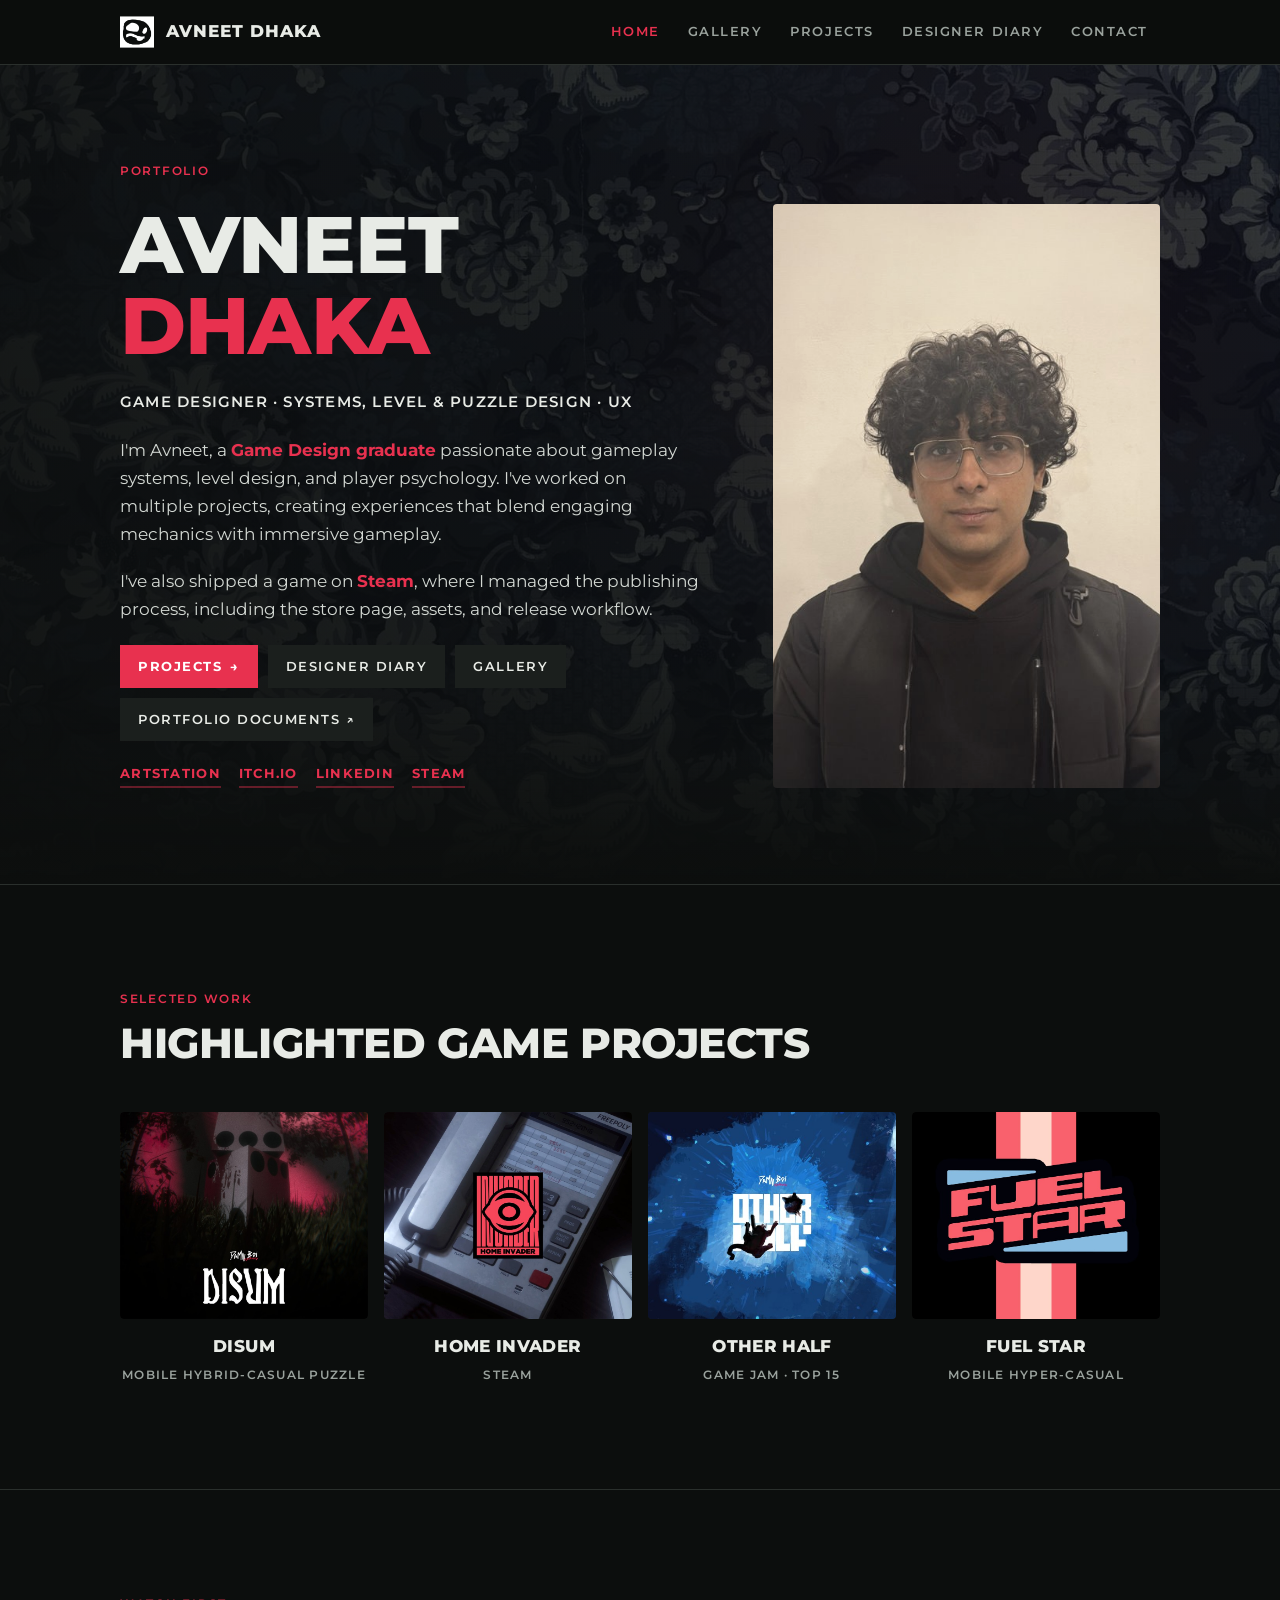
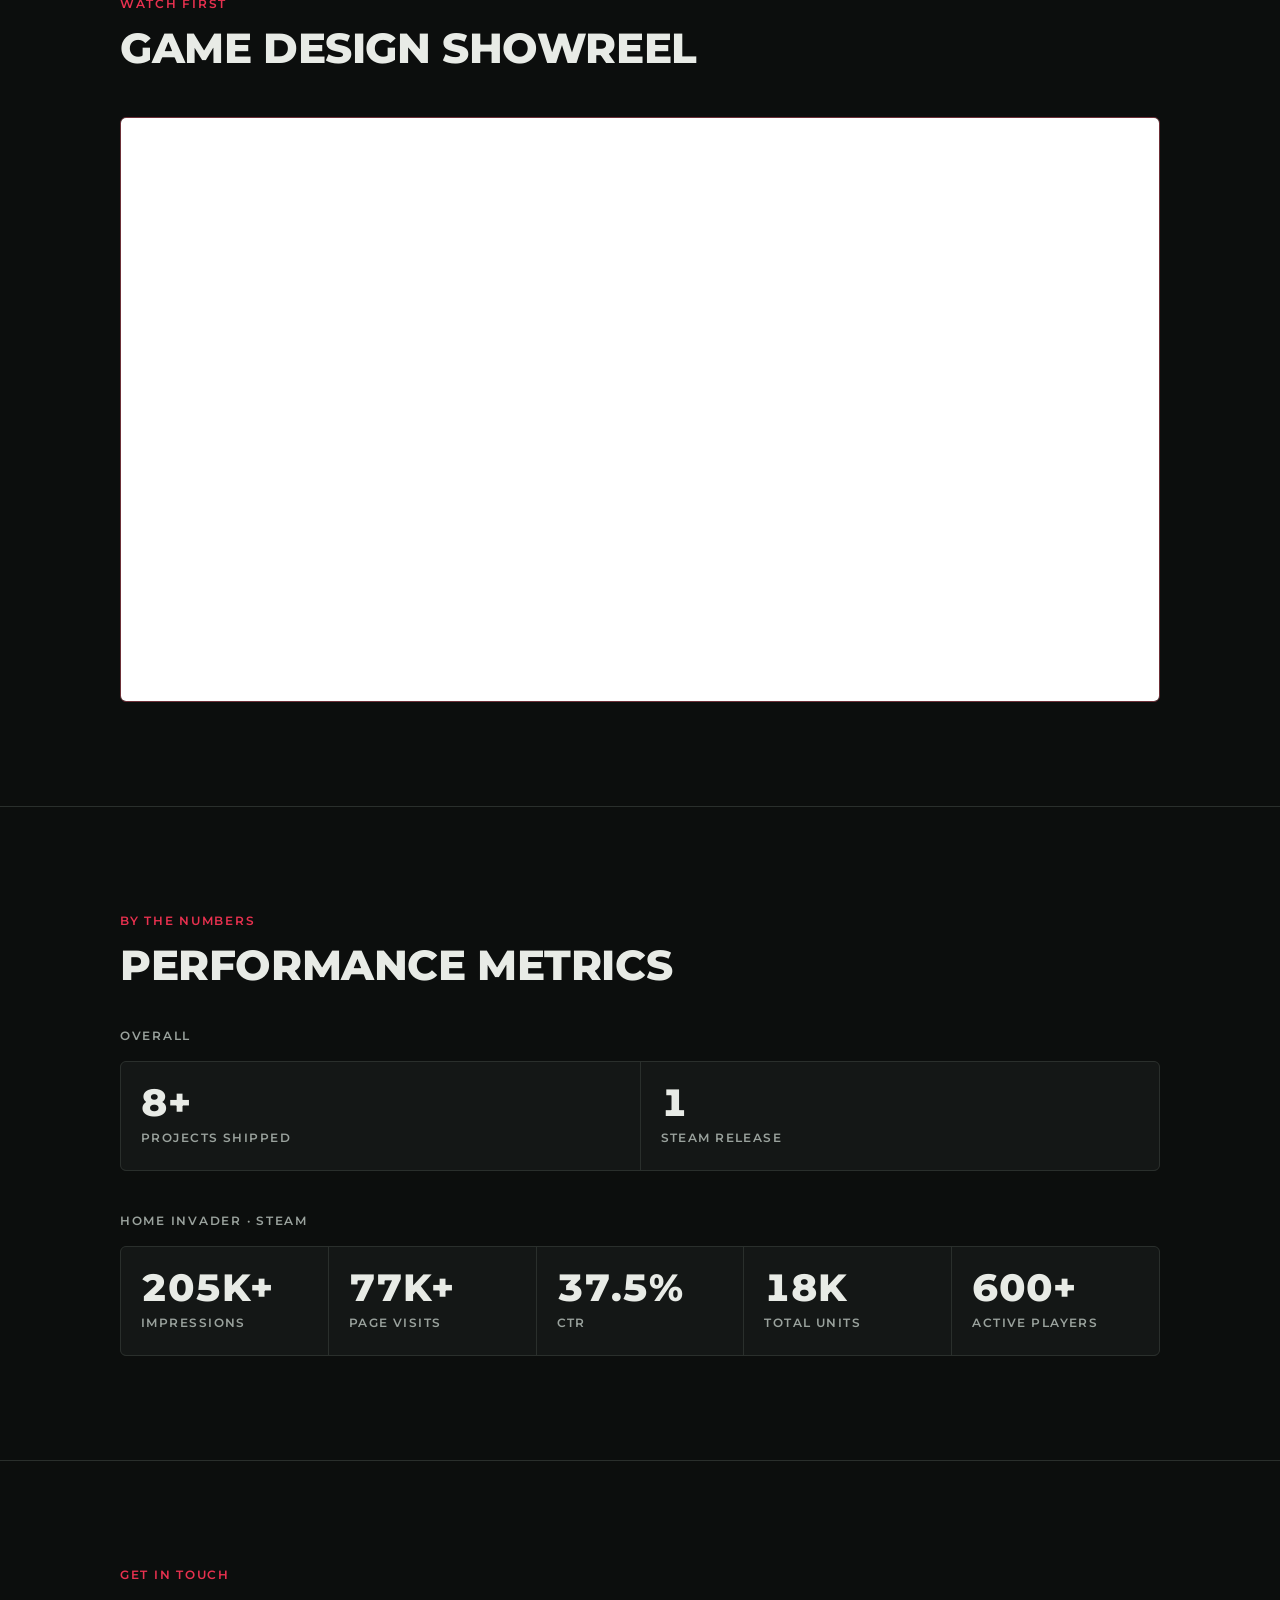
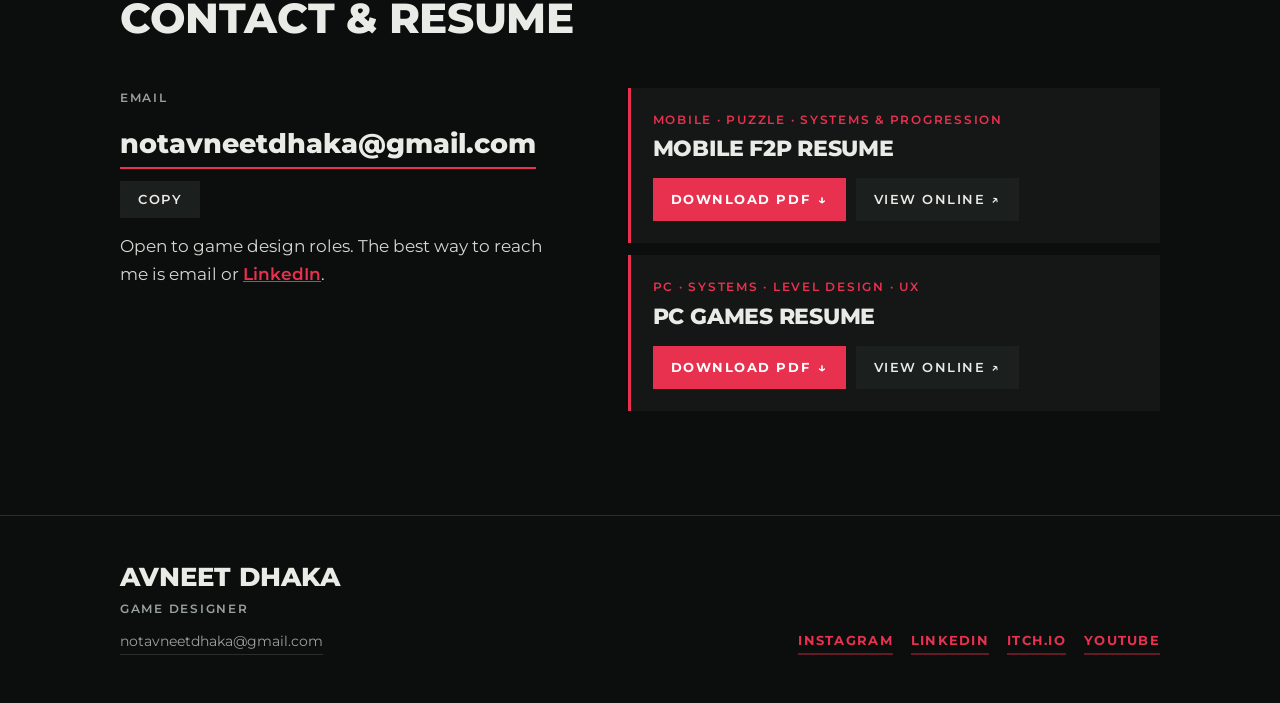
<file: index.html>
<!doctype html>
<html lang="en">
<head>
<meta charset="utf-8">
<meta name="viewport" content="width=device-width, initial-scale=1, viewport-fit=cover">
<title>Avneet Dhaka | Game Designer</title>
<meta name="description" content="Avneet Dhaka is a Game Designer (Systems, Level &amp; Puzzle Design, UX) focused on gameplay systems, level design and player psychology. Portfolio of game projects and design work.">
<meta property="og:title" content="Avneet Dhaka | Game Designer">
<meta property="og:description" content="Avneet Dhaka is a Game Designer (Systems, Level &amp; Puzzle Design, UX) focused on gameplay systems, level design and player psychology. Portfolio of game projects and design work.">
<meta property="og:type" content="website">
<meta property="og:image" content="https://www.notavneetdhaka.com/images/avneet.jpg">
<meta name="twitter:card" content="summary_large_image">
<meta name="google-site-verification" content="pePcKmlKnHEFmmFaa659IvQ0HLYUi846LxJ08p3yav8">
<link rel="icon" type="image/png" href="images/favicon.png">
<link rel="preconnect" href="https://fonts.googleapis.com"><link rel="preconnect" href="https://fonts.gstatic.com" crossorigin><link rel="stylesheet" href="https://fonts.googleapis.com/css2?family=Montserrat:wght@400;500;600;700;800&display=swap">
<link rel="stylesheet" href="style.css">
</head>
<body>
<header class="site-head">
  <div class="wrap">
    <a class="brand" href="index.html"><img src="images/logo-white.png" alt=""><span>Avneet Dhaka</span></a>
    <button class="menu-btn" type="button" aria-expanded="false" aria-controls="nav">Menu</button>
    <nav class="nav" id="nav"><a href="index.html" aria-current="page">Home</a><a href="gallery.html">Gallery</a><a href="projects.html">Projects</a><a href="designer-diary.html">Designer Diary</a><a href="index.html#contact">Contact</a></nav>
  </div>
</header>
<main>

<section class="hero">
  <div class="hero-tint" aria-hidden="true"></div>
  <div class="wrap hero-label"><p class="label amber">Portfolio</p></div>
  <div class="wrap hero-grid">
    <div class="hero-text">
      <h1>Avneet <span>Dhaka</span></h1>
      <p class="role">Game Designer · Systems, Level &amp; Puzzle Design · UX</p>
      <div class="prose">
        <p>I'm Avneet, a <strong class="hl">Game Design graduate</strong> passionate about gameplay systems, level design, and player psychology. I've worked on multiple projects, creating experiences that blend engaging mechanics with immersive gameplay.</p>
        <p>I've also shipped a game on <strong class="hl">Steam</strong>, where I managed the publishing process, including the store page, assets, and release workflow.</p>
      </div>
      <div class="btns">
        <a class="btn primary" href="projects.html">Projects <span class="arr">→</span></a>
        <a class="btn" href="designer-diary.html">Designer Diary</a>
        <a class="btn" href="gallery.html">Gallery</a>
        <a class="btn" href="https://drive.google.com/drive/folders/1y4zHK8kSJqxIBL6FK86Hx6DqSNA1fMbs?usp=sharing" target="_blank" rel="noopener">Portfolio Documents ↗</a>
      </div>
      <div class="socials">
        <a class="s-artstation" href="https://www.artstation.com/notavneet" target="_blank" rel="noopener">ArtStation</a>
        <a class="s-itch" href="https://notavneetdhaka.itch.io/" target="_blank" rel="noopener">itch.io</a>
        <a class="s-linkedin" href="https://www.linkedin.com/in/avneetdhaka/" target="_blank" rel="noopener">LinkedIn</a>
        <a class="s-steam" href="https://store.steampowered.com/developer/damnboi" target="_blank" rel="noopener">Steam</a>
      </div>
    </div>
    <div class="portrait"><img src="images/avneet.jpg" alt="Portrait of Avneet Dhaka"></div>
  </div>
</section>

<section>
  <div class="wrap">
    <div class="sec-head"><p class="label amber">Selected work</p><h2>Highlighted Game Projects</h2></div>
    <div class="tiles">
      <a class="tile" href="https://damnboistudios.itch.io/disum" target="_blank" rel="noopener">
        <div class="tile-img"><img src="images/home/disum-1.jpg" alt="Disum key art" loading="lazy"><img class="alt" src="images/home/disum-2.jpg" alt="" loading="lazy"></div>
        <span class="tile-name">Disum</span><span class="tile-sub">Mobile Hybrid-Casual Puzzle</span>
      </a>
      <a class="tile" href="https://store.steampowered.com/app/4437710/Home_Invader/" target="_blank" rel="noopener">
        <div class="tile-img"><img src="images/home/home-invader-1.jpg" alt="Home Invader key art" loading="lazy"><img class="alt" src="images/home/home-invader-2.jpg" alt="" loading="lazy"></div>
        <span class="tile-name">Home Invader</span><span class="tile-sub">Steam</span>
      </a>
      <a class="tile" href="https://damnboistudios.itch.io/other-half" target="_blank" rel="noopener">
        <div class="tile-img"><img src="images/home/other-half-1.jpg" alt="Other Half key art" loading="lazy"><img class="alt" src="images/home/other-half-2.jpg" alt="" loading="lazy"></div>
        <span class="tile-name">Other Half</span><span class="tile-sub">Game Jam · Top 15</span>
      </a>
      <a class="tile" href="https://notavneetdhaka.itch.io/fuel-star" target="_blank" rel="noopener">
        <div class="tile-img"><img src="images/home/fuel-star-1.jpg" alt="Fuel Star key art" loading="lazy"><img class="alt" src="images/home/fuel-star-2.jpg" alt="" loading="lazy"></div>
        <span class="tile-name">Fuel Star</span><span class="tile-sub">Mobile Hyper-Casual</span>
      </a>
    </div>
  </div>
</section>

<section class="showreel">
  <div class="wrap">
    <div class="sec-head"><p class="label amber">Watch first</p><h2>Game Design Showreel</h2></div>
    <div class="reel"><div class="yt"><iframe src="https://www.youtube.com/embed/V-PI1mBW9fw" title="Avneet Dhaka game design showreel" loading="lazy" allow="accelerometer; autoplay; clipboard-write; encrypted-media; gyroscope; picture-in-picture; web-share" referrerpolicy="strict-origin-when-cross-origin" allowfullscreen></iframe></div></div>
  </div>
</section>

<section>
  <div class="wrap stats">
    <div class="sec-head" style="margin-bottom:0"><p class="label amber">By the numbers</p><h2>Performance Metrics</h2></div>
    <div class="stat-group">
      <p class="label">Overall</p>
      <div class="stat-row">
        <div class="stat"><b>8+</b><span>Projects shipped</span></div>
        <div class="stat"><b>1</b><span>Steam release</span></div>
      </div>
    </div>
    <div class="stat-group">
      <p class="label">Home Invader · Steam</p>
      <div class="stat-row">
        <div class="stat"><b>205K+</b><span>Impressions</span></div>
        <div class="stat"><b>77K+</b><span>Page visits</span></div>
        <div class="stat"><b>37.5%</b><span>CTR</span></div>
        <div class="stat"><b>18K</b><span>Total units</span></div>
        <div class="stat"><b>600+</b><span>Active players</span></div>
      </div>
    </div>
  </div>
</section>

<section id="contact" class="contact">
  <div class="wrap">
    <div class="sec-head"><p class="label amber">Get in touch</p><h2>Contact &amp; Resume</h2></div>
    <div class="contact-grid">
      <div class="contact-mail">
        <p class="label">Email</p>
        <div class="mail-row">
          <a class="mail" id="email" href="mailto:notavneetdhaka@gmail.com">notavneetdhaka@gmail.com</a>
          <button class="btn copy-btn" type="button" data-copy="notavneetdhaka@gmail.com">Copy</button>
        </div>
        <p class="contact-note">Open to game design roles. The best way to reach me is email or <a class="hl-link" href="https://www.linkedin.com/in/avneetdhaka/" target="_blank" rel="noopener">LinkedIn</a>.</p>
      </div>
      <div class="resumes">
        <div class="resume">
          <div style="display:grid;gap:6px"><p class="label amber">Mobile · Puzzle · Systems &amp; Progression</p><h3>Mobile F2P Resume</h3></div>
          <div class="btns">
            <a class="btn primary" href="https://docs.google.com/document/d/1lmXmS1fYOU2LYoO0ENitTeVTZ3uTaXk-eEvDhy2n75o/export?format=pdf" target="_blank" rel="noopener">Download PDF <span class="arr">↓</span></a>
            <a class="btn" href="https://docs.google.com/document/d/1lmXmS1fYOU2LYoO0ENitTeVTZ3uTaXk-eEvDhy2n75o/view" target="_blank" rel="noopener">View online ↗</a>
          </div>
        </div>
        <div class="resume">
          <div style="display:grid;gap:6px"><p class="label amber">PC · Systems · Level Design · UX</p><h3>PC Games Resume</h3></div>
          <div class="btns">
            <a class="btn primary" href="https://docs.google.com/document/d/1Xrwvvq6QsOBDs3CcMgoKZF9qFFRj9FsD0_6tFTzCadU/export?format=pdf" target="_blank" rel="noopener">Download PDF <span class="arr">↓</span></a>
            <a class="btn" href="https://docs.google.com/document/d/1Xrwvvq6QsOBDs3CcMgoKZF9qFFRj9FsD0_6tFTzCadU/view" target="_blank" rel="noopener">View online ↗</a>
          </div>
        </div>
      </div>
    </div>
  </div>
</section>

</main>
<footer class="site-foot">
  <div class="wrap">
    <div style="display:grid;gap:10px">
      <div class="name">Avneet Dhaka</div>
      <div class="label">Game Designer</div>
      <a class="foot-mail" href="mailto:notavneetdhaka@gmail.com">notavneetdhaka@gmail.com</a>
    </div>
    <div class="socials">
      <a class="s-instagram" href="https://www.instagram.com/notavneet" target="_blank" rel="noopener">Instagram</a>
      <a class="s-linkedin" href="https://www.linkedin.com/in/avneetdhaka/" target="_blank" rel="noopener">LinkedIn</a>
      <a class="s-itch" href="https://notavneetdhaka.itch.io/" target="_blank" rel="noopener">itch.io</a>
      <a class="s-youtube" href="https://www.youtube.com/@not.avneet" target="_blank" rel="noopener">YouTube</a>
    </div>
  </div>
</footer>
<script src="script.js"></script>
</body>
</html>
</file>
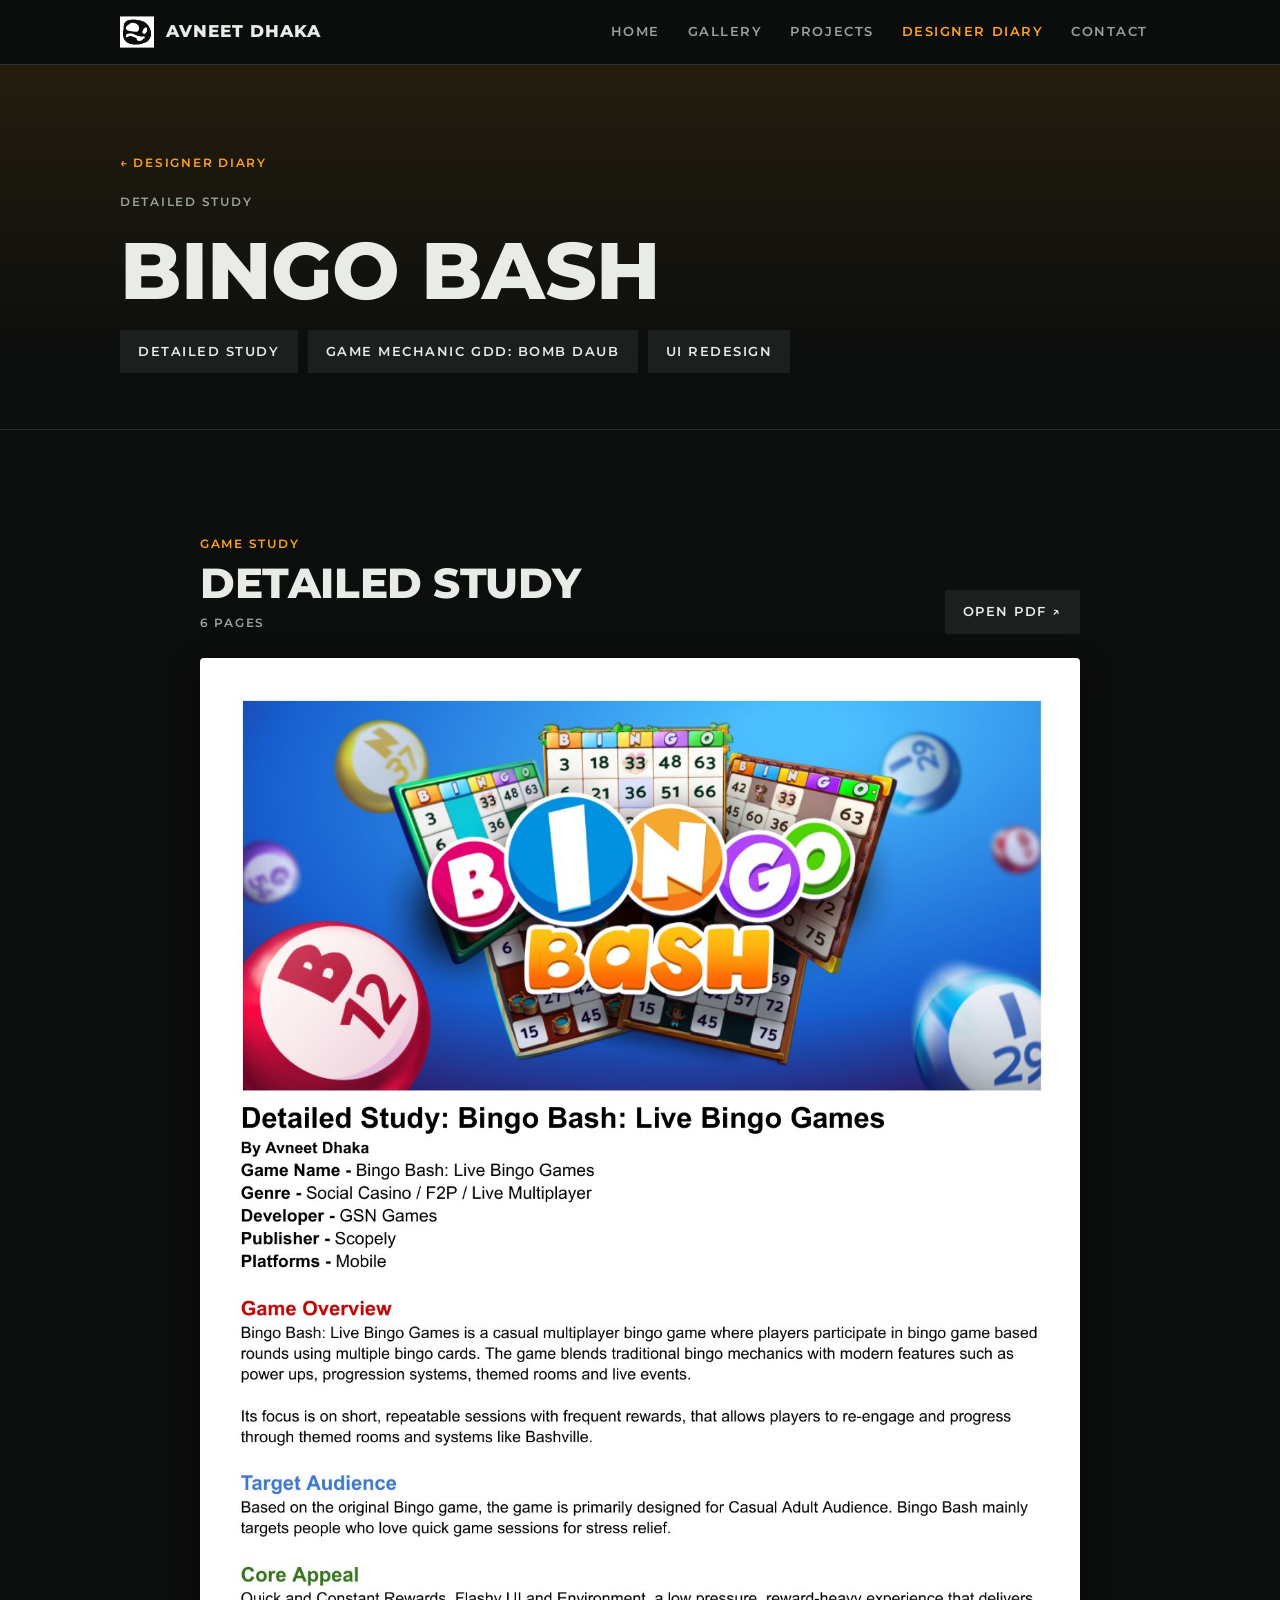
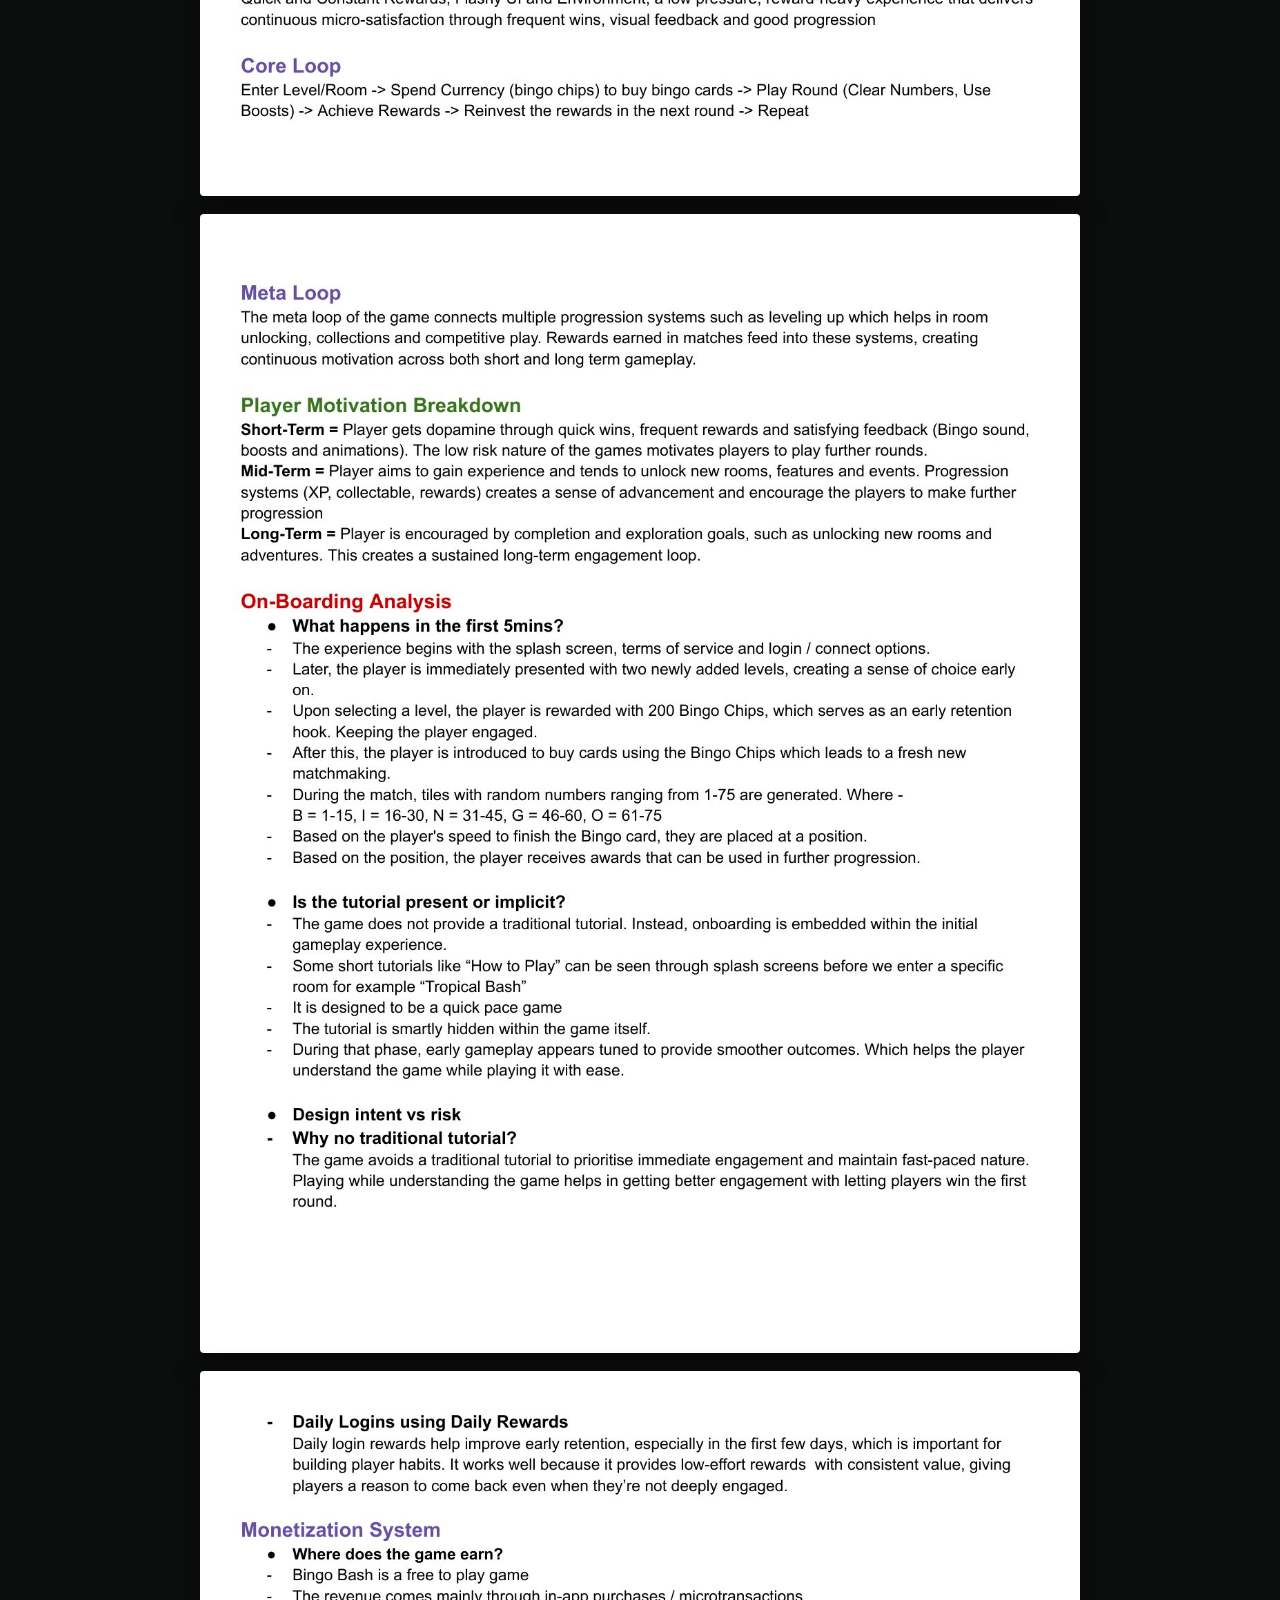
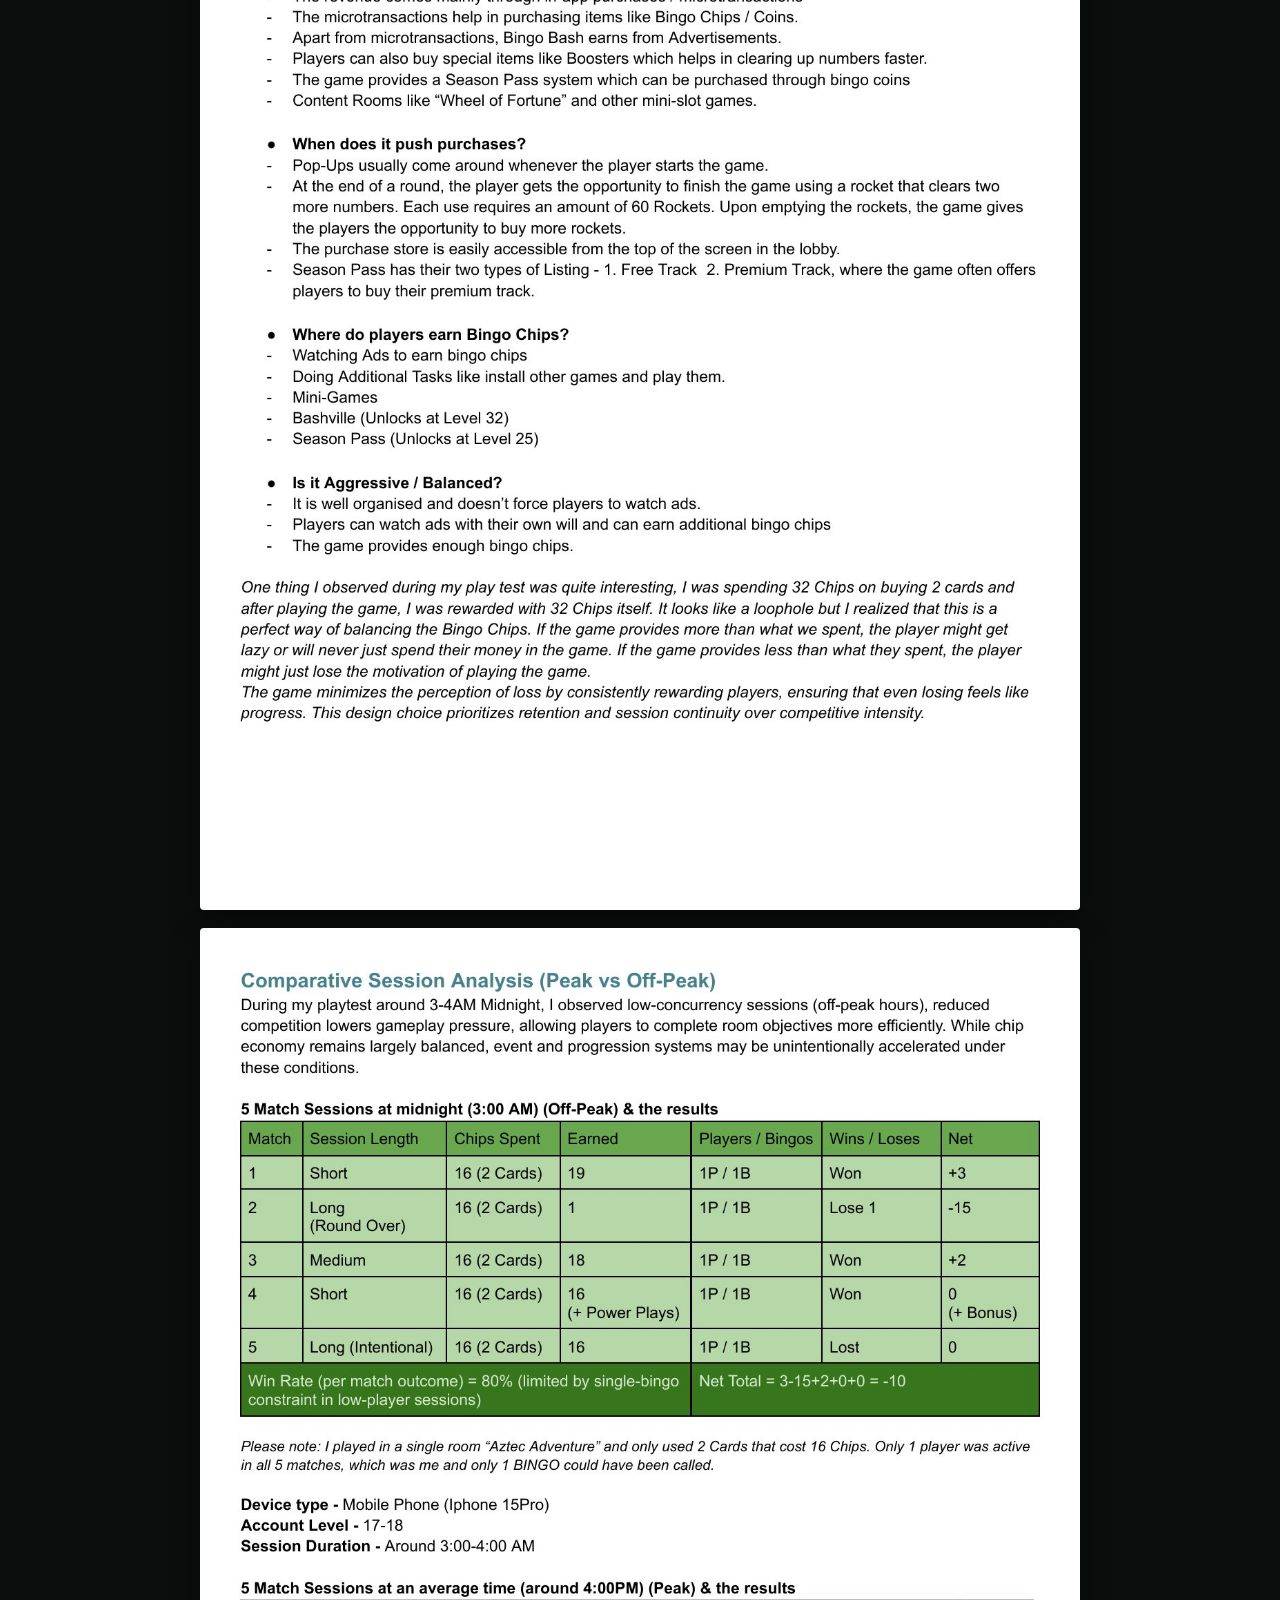
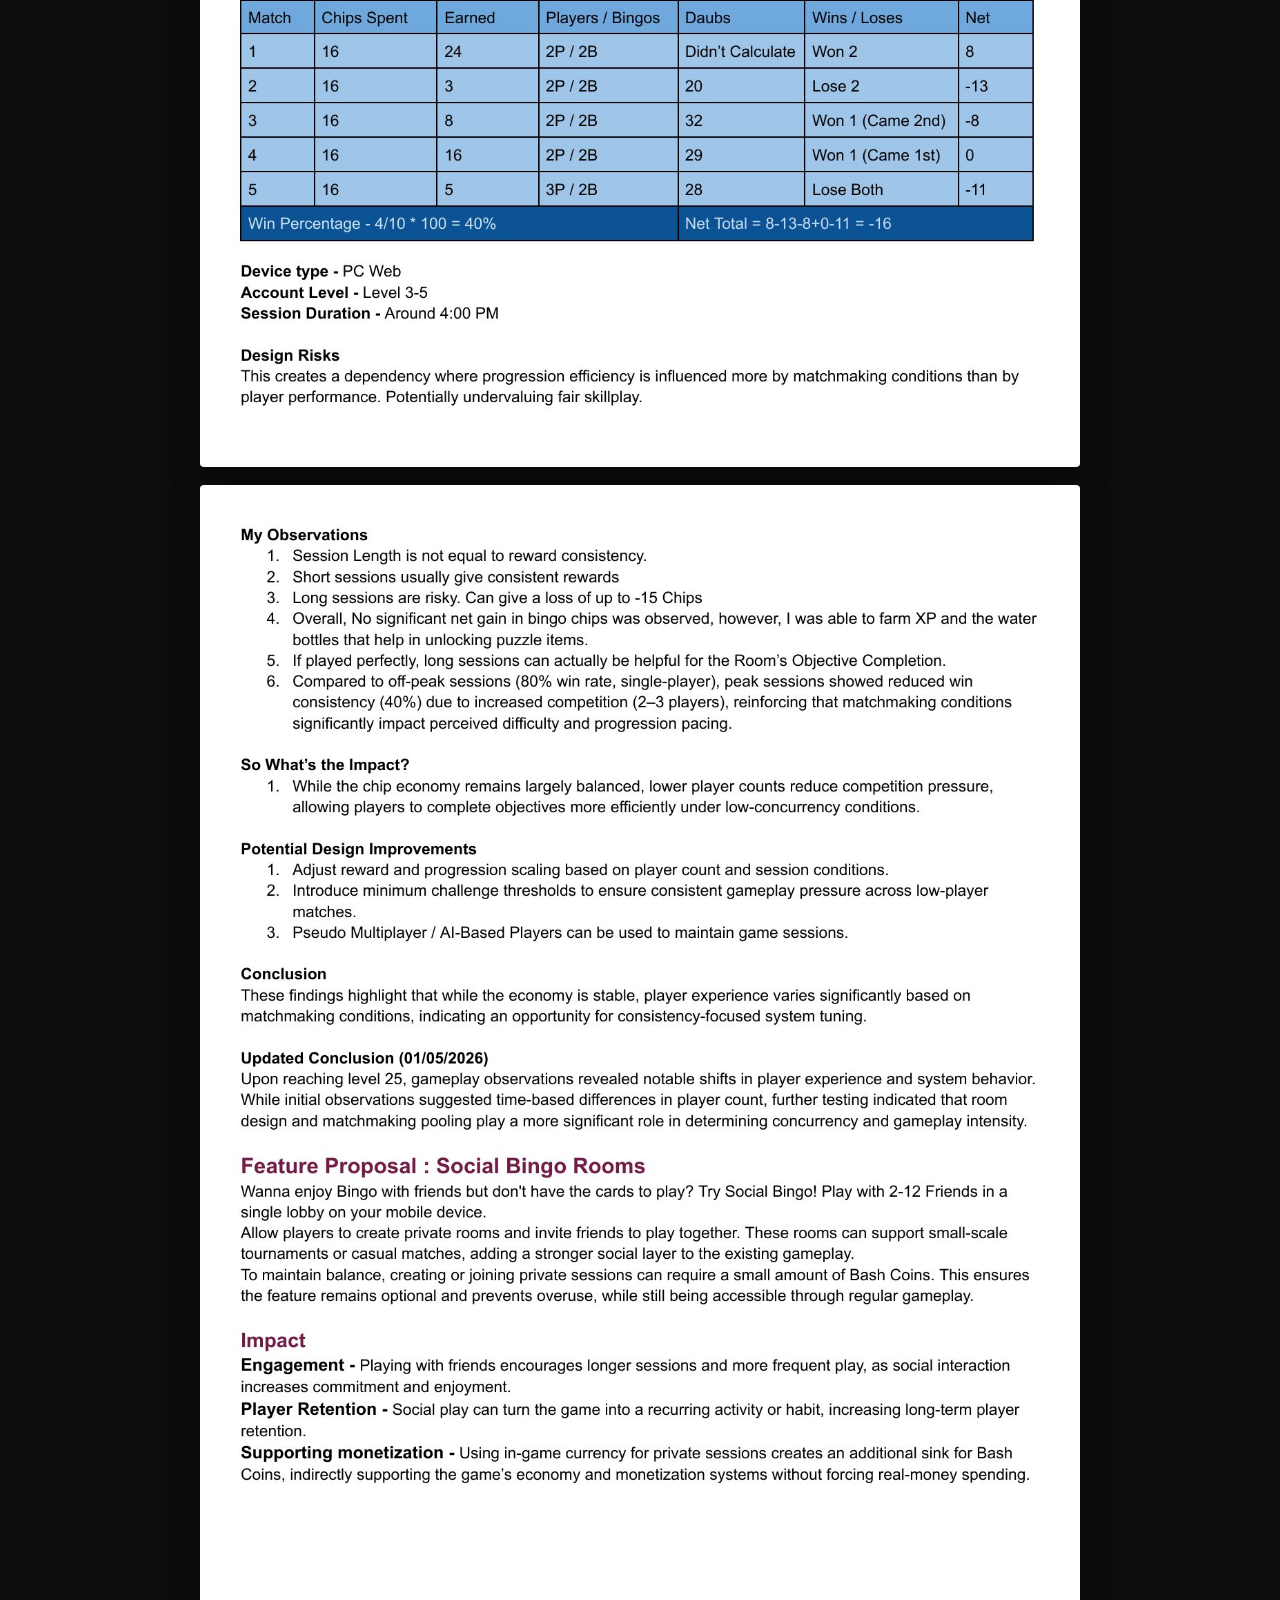
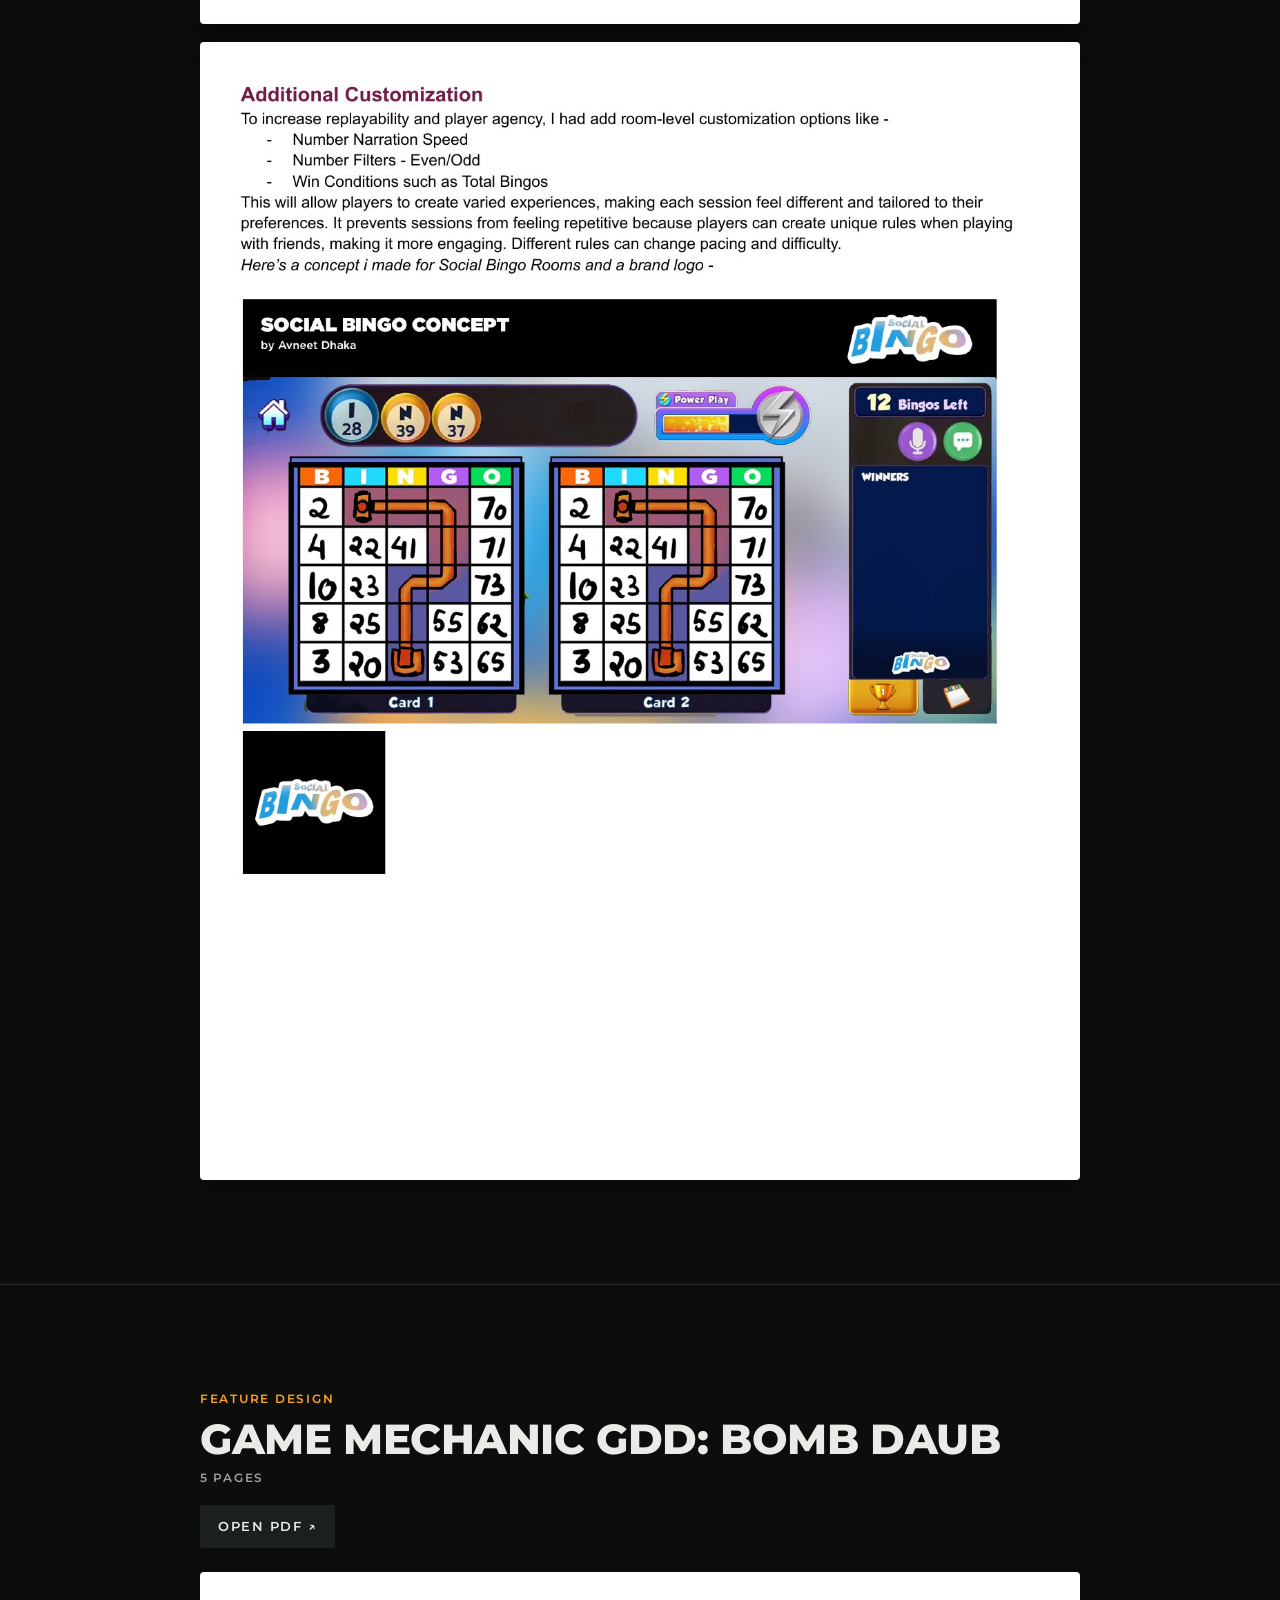
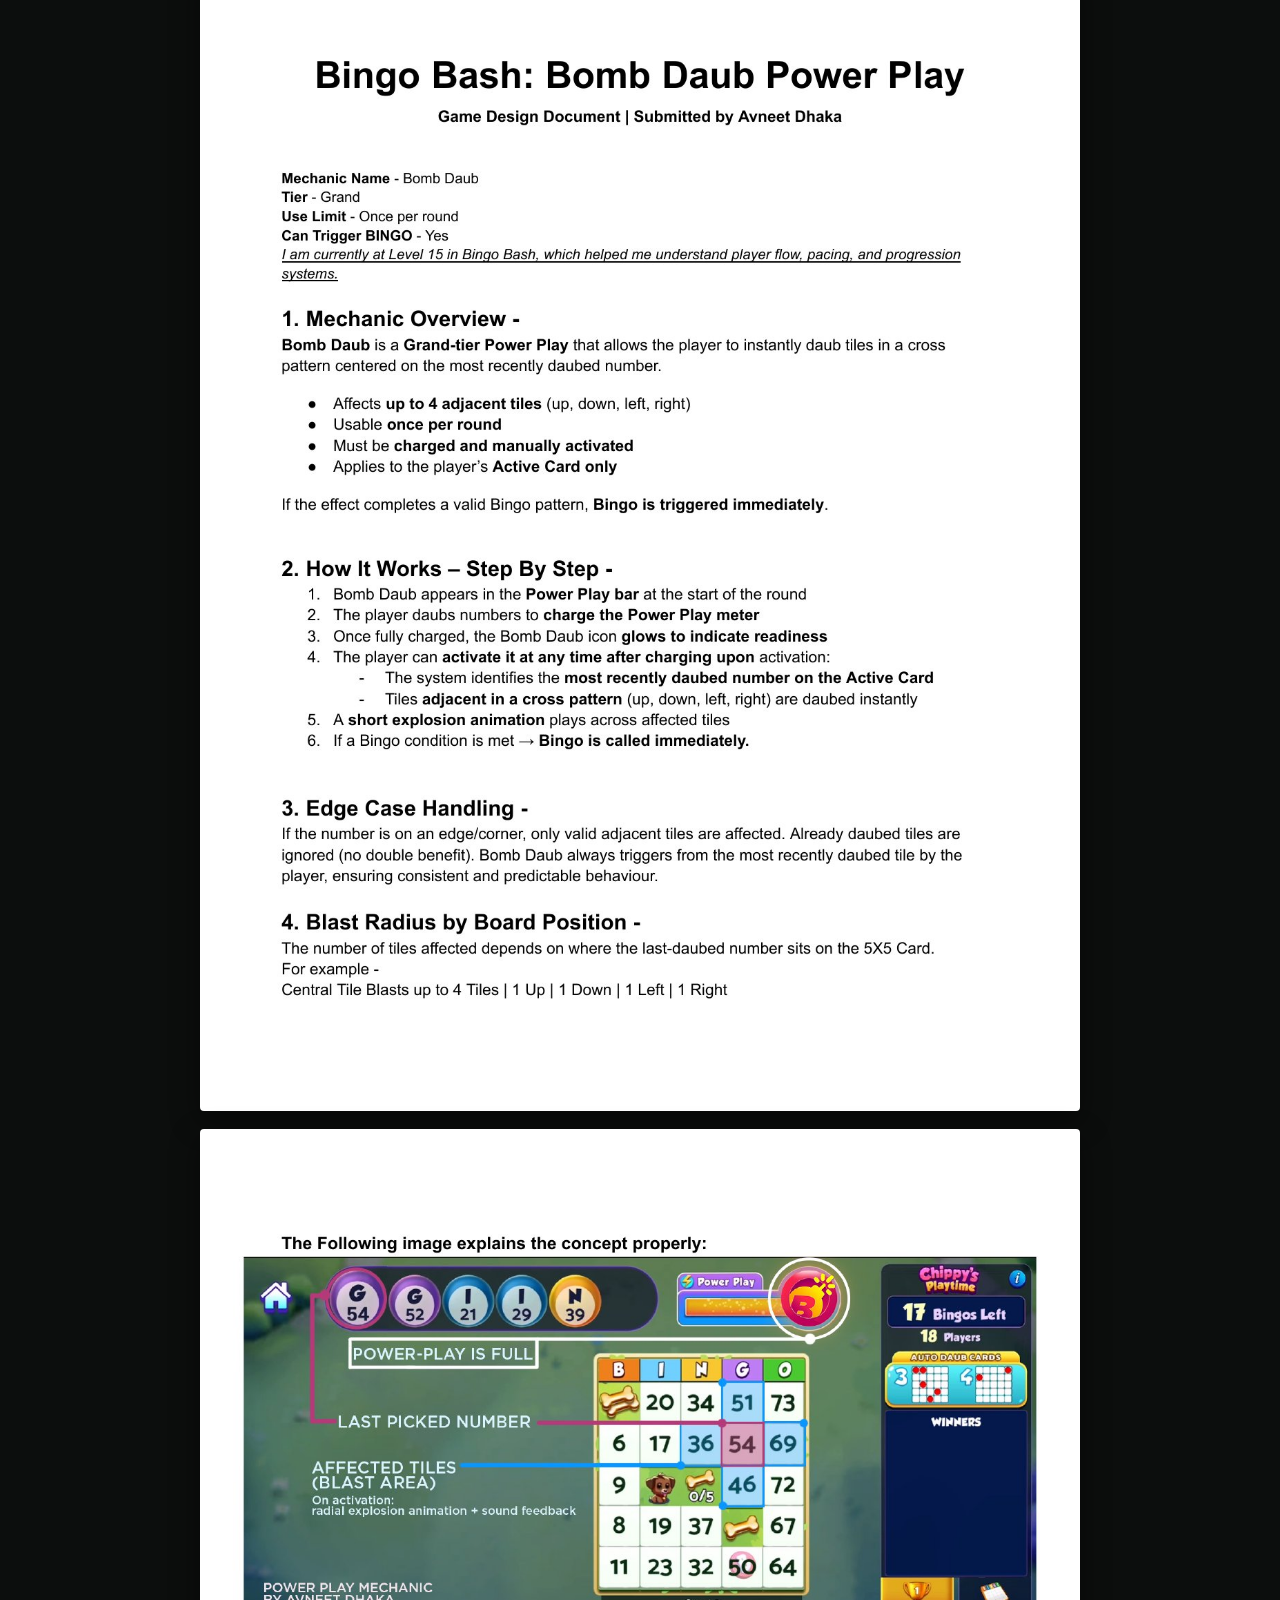
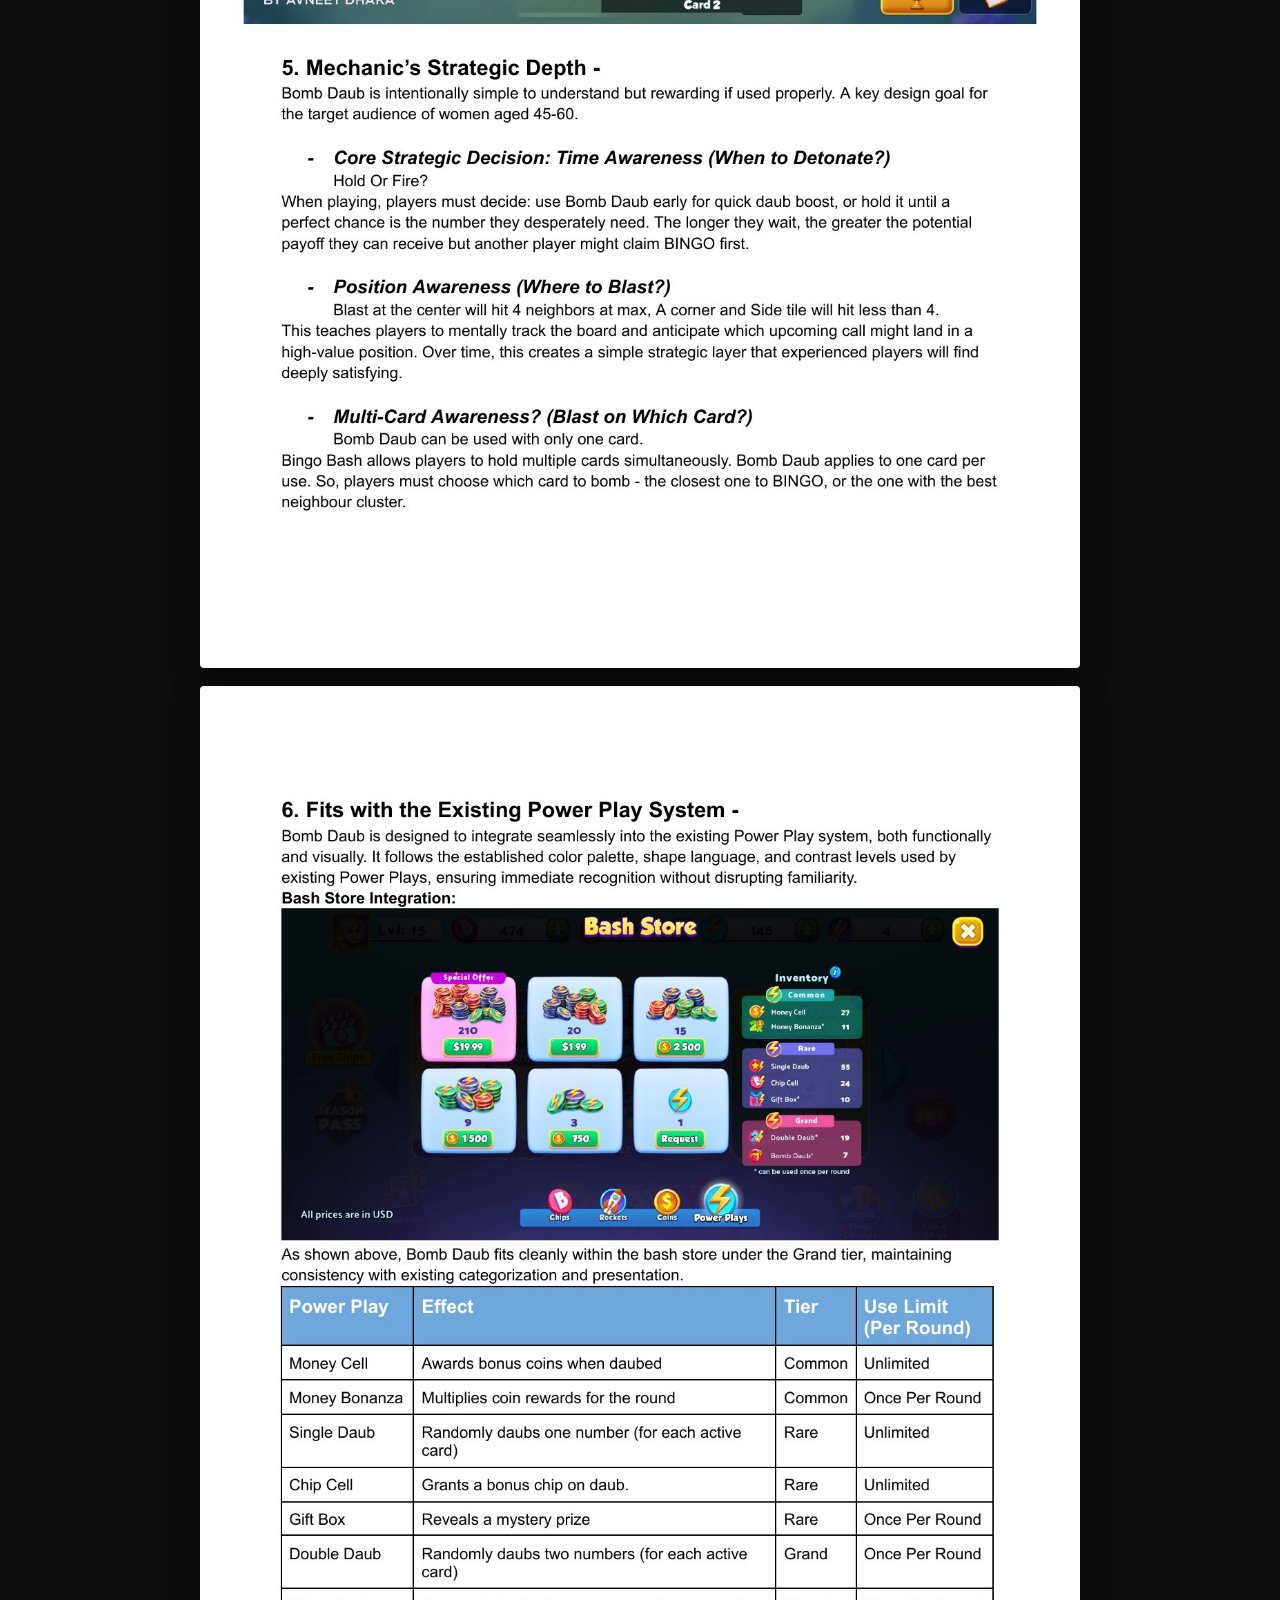
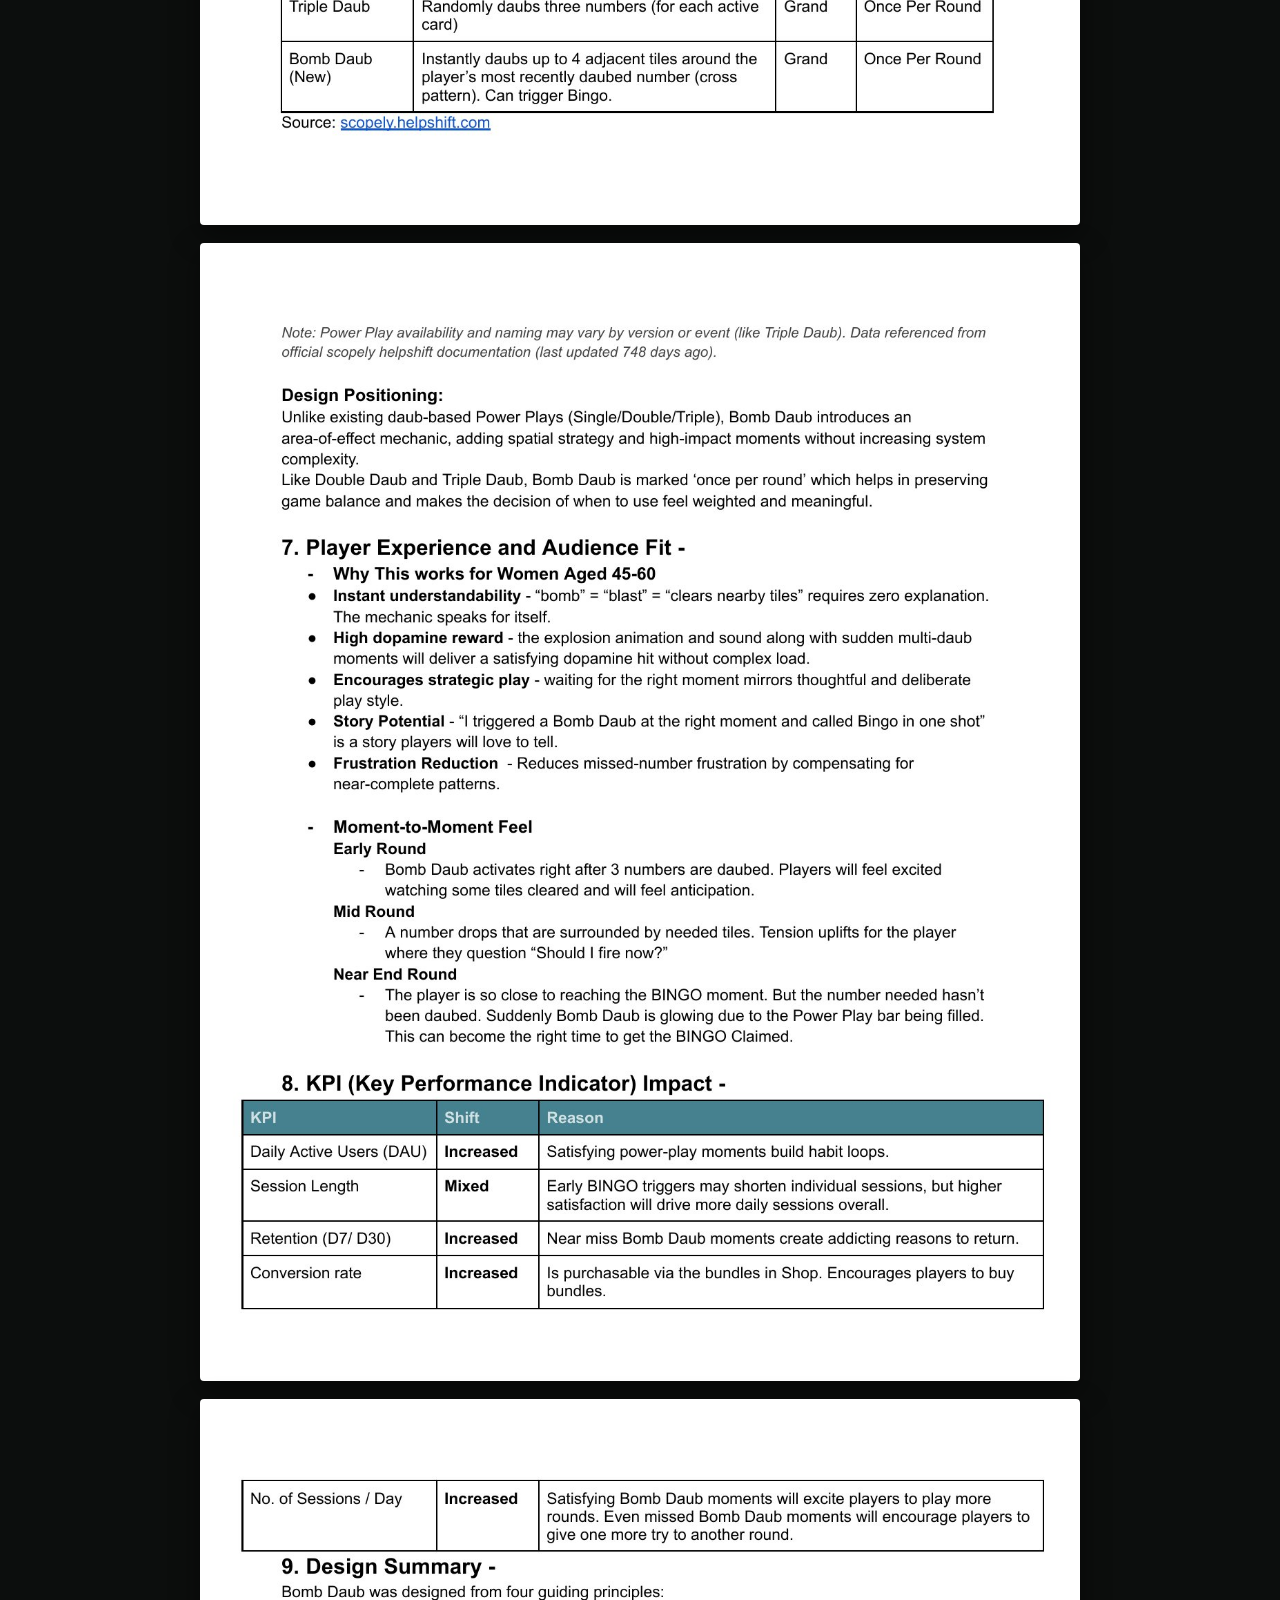
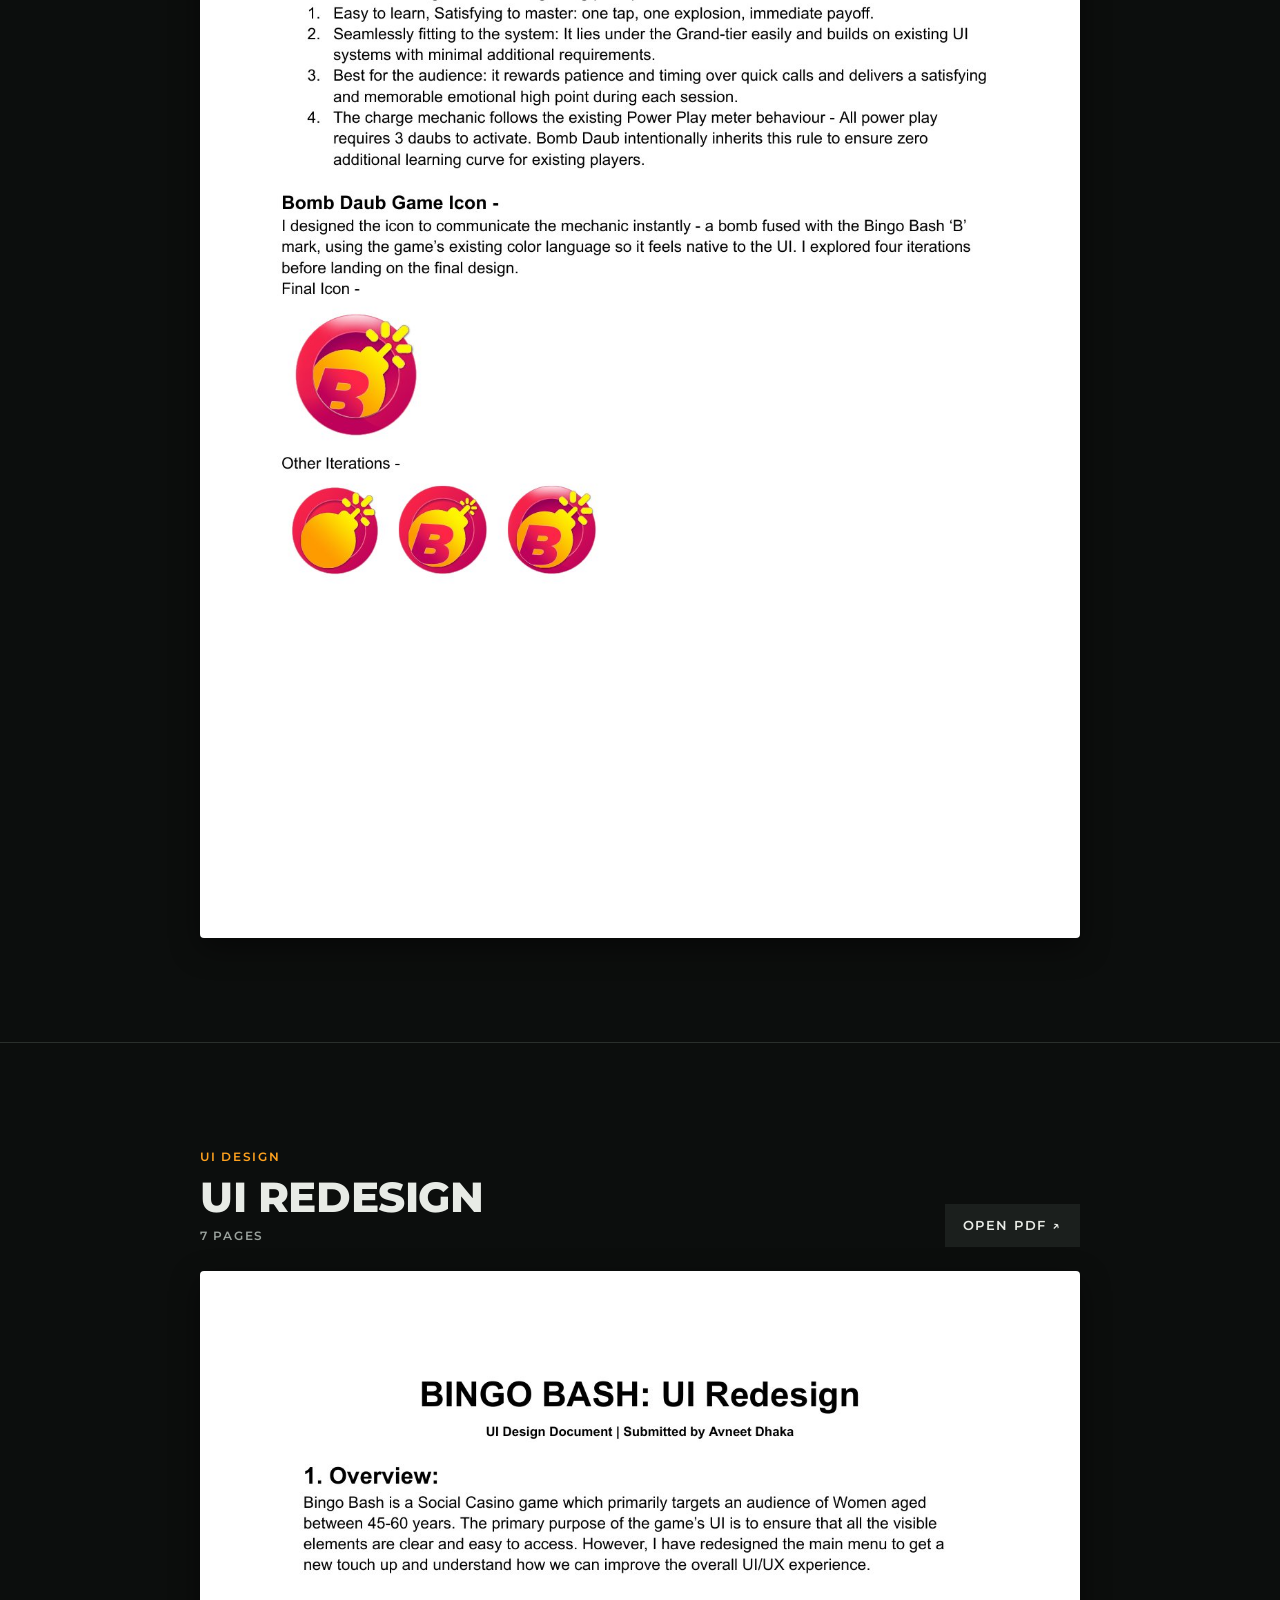
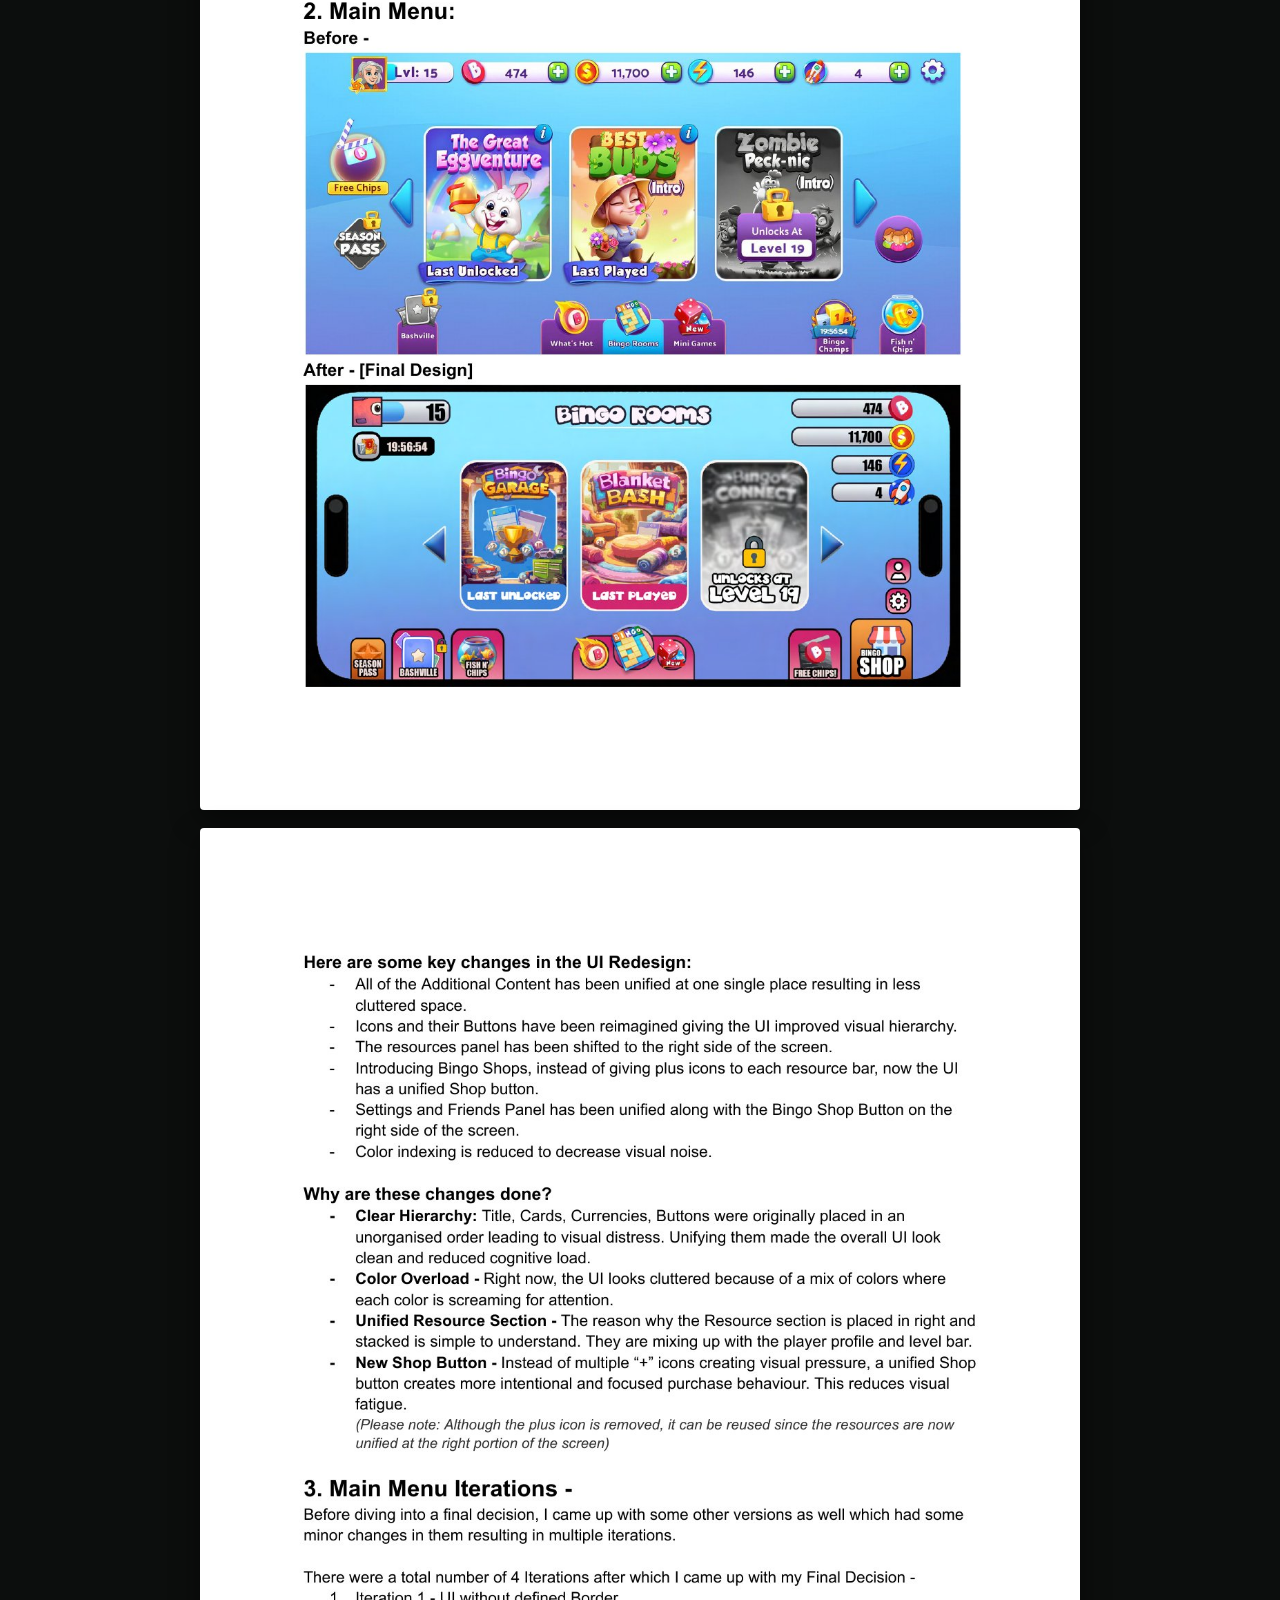
<file: bingo-bash.html>
<!doctype html>
<html lang="en">
<head>
<meta charset="utf-8">
<meta name="viewport" content="width=device-width, initial-scale=1, viewport-fit=cover">
<title>Bingo Bash | Avneet Dhaka</title>
<meta name="description" content="Avneet Dhaka is a Game Designer (Systems, Level &amp; Puzzle Design, UX) focused on gameplay systems, level design and player psychology. Portfolio of game projects and design work.">
<meta property="og:title" content="Bingo Bash | Avneet Dhaka">
<meta property="og:description" content="Avneet Dhaka is a Game Designer (Systems, Level &amp; Puzzle Design, UX) focused on gameplay systems, level design and player psychology. Portfolio of game projects and design work.">
<meta property="og:type" content="website">
<meta property="og:image" content="https://www.notavneetdhaka.com/images/avneet.jpg">
<meta name="twitter:card" content="summary_large_image">
<meta name="google-site-verification" content="pePcKmlKnHEFmmFaa659IvQ0HLYUi846LxJ08p3yav8">
<link rel="icon" type="image/png" href="images/favicon.png">
<link rel="preconnect" href="https://fonts.googleapis.com"><link rel="preconnect" href="https://fonts.gstatic.com" crossorigin><link rel="stylesheet" href="https://fonts.googleapis.com/css2?family=Montserrat:wght@400;500;600;700;800&display=swap">
<link rel="stylesheet" href="style.css">
</head>
<body class="themed" style="--accent: #ffa21f; --accent-ink: #111">
<header class="site-head">
  <div class="wrap">
    <a class="brand" href="index.html"><img src="images/logo-white.png" alt=""><span>Avneet Dhaka</span></a>
    <button class="menu-btn" type="button" aria-expanded="false" aria-controls="nav">Menu</button>
    <nav class="nav" id="nav"><a href="index.html">Home</a><a href="gallery.html">Gallery</a><a href="projects.html">Projects</a><a href="designer-diary.html" aria-current="page">Designer Diary</a><a href="index.html#contact">Contact</a></nav>
  </div>
</header>
<main>

<div class="page-head"><div class="wrap">
  <p class="label amber"><a href="designer-diary.html" style="text-decoration:none">← Designer Diary</a></p>
  <p class="label">Detailed study</p>
  <h1>Bingo Bash</h1>
  <div class="btns"><a class="btn" href="#detailed-study">Detailed Study</a><a class="btn" href="#bomb-daub">Game Mechanic GDD: Bomb Daub</a><a class="btn" href="#ui-redesign">UI Redesign</a></div>
</div></div>
<section id="detailed-study"><div class="wrap" style="display:grid;gap:24px">
  <div class="doc-head">
    <div style="display:grid;gap:8px"><p class="label amber">Game study</p><h2>Detailed Study</h2><p class="label">6 pages</p></div>
    <a class="btn" href="docs/Bingo_Bash_Detailed_Study.pdf" target="_blank" rel="noopener">Open PDF ↗</a>
  </div>
  <div class="doc-pages"><img src="docs/bingo-detailed-study/p-1.jpg" alt="Detailed Study, page 1 of 6" loading="lazy">
<img src="docs/bingo-detailed-study/p-2.jpg" alt="Detailed Study, page 2 of 6" loading="lazy">
<img src="docs/bingo-detailed-study/p-3.jpg" alt="Detailed Study, page 3 of 6" loading="lazy">
<img src="docs/bingo-detailed-study/p-4.jpg" alt="Detailed Study, page 4 of 6" loading="lazy">
<img src="docs/bingo-detailed-study/p-5.jpg" alt="Detailed Study, page 5 of 6" loading="lazy">
<img src="docs/bingo-detailed-study/p-6.jpg" alt="Detailed Study, page 6 of 6" loading="lazy"></div>
</div></section>
<section id="bomb-daub"><div class="wrap" style="display:grid;gap:24px">
  <div class="doc-head">
    <div style="display:grid;gap:8px"><p class="label amber">Feature design</p><h2>Game Mechanic GDD: Bomb Daub</h2><p class="label">5 pages</p></div>
    <a class="btn" href="docs/Bingo_Bash_Feature_Design.pdf" target="_blank" rel="noopener">Open PDF ↗</a>
  </div>
  <div class="doc-pages"><img src="docs/bingo-feature-design/p-1.jpg" alt="Game Mechanic GDD: Bomb Daub, page 1 of 5" loading="lazy">
<img src="docs/bingo-feature-design/p-2.jpg" alt="Game Mechanic GDD: Bomb Daub, page 2 of 5" loading="lazy">
<img src="docs/bingo-feature-design/p-3.jpg" alt="Game Mechanic GDD: Bomb Daub, page 3 of 5" loading="lazy">
<img src="docs/bingo-feature-design/p-4.jpg" alt="Game Mechanic GDD: Bomb Daub, page 4 of 5" loading="lazy">
<img src="docs/bingo-feature-design/p-5.jpg" alt="Game Mechanic GDD: Bomb Daub, page 5 of 5" loading="lazy"></div>
</div></section>
<section id="ui-redesign"><div class="wrap" style="display:grid;gap:24px">
  <div class="doc-head">
    <div style="display:grid;gap:8px"><p class="label amber">UI design</p><h2>UI Redesign</h2><p class="label">7 pages</p></div>
    <a class="btn" href="docs/Bingo_Bash_UI_Redesign.pdf" target="_blank" rel="noopener">Open PDF ↗</a>
  </div>
  <div class="doc-pages"><img src="docs/bingo-ui-redesign/p-1.jpg" alt="UI Redesign, page 1 of 7" loading="lazy">
<img src="docs/bingo-ui-redesign/p-2.jpg" alt="UI Redesign, page 2 of 7" loading="lazy">
<img src="docs/bingo-ui-redesign/p-3.jpg" alt="UI Redesign, page 3 of 7" loading="lazy">
<img src="docs/bingo-ui-redesign/p-4.jpg" alt="UI Redesign, page 4 of 7" loading="lazy">
<img src="docs/bingo-ui-redesign/p-5.jpg" alt="UI Redesign, page 5 of 7" loading="lazy">
<img src="docs/bingo-ui-redesign/p-6.jpg" alt="UI Redesign, page 6 of 7" loading="lazy">
<img src="docs/bingo-ui-redesign/p-7.jpg" alt="UI Redesign, page 7 of 7" loading="lazy"></div>
</div></section>
</main>
<footer class="site-foot">
  <div class="wrap">
    <div style="display:grid;gap:10px">
      <div class="name">Avneet Dhaka</div>
      <div class="label">Game Designer</div>
      <a class="foot-mail" href="mailto:notavneetdhaka@gmail.com">notavneetdhaka@gmail.com</a>
    </div>
    <div class="socials">
      <a class="s-instagram" href="https://www.instagram.com/notavneet" target="_blank" rel="noopener">Instagram</a>
      <a class="s-linkedin" href="https://www.linkedin.com/in/avneetdhaka/" target="_blank" rel="noopener">LinkedIn</a>
      <a class="s-itch" href="https://notavneetdhaka.itch.io/" target="_blank" rel="noopener">itch.io</a>
      <a class="s-youtube" href="https://www.youtube.com/@not.avneet" target="_blank" rel="noopener">YouTube</a>
    </div>
  </div>
</footer>
<script src="script.js"></script>
</body>
</html>
</file>
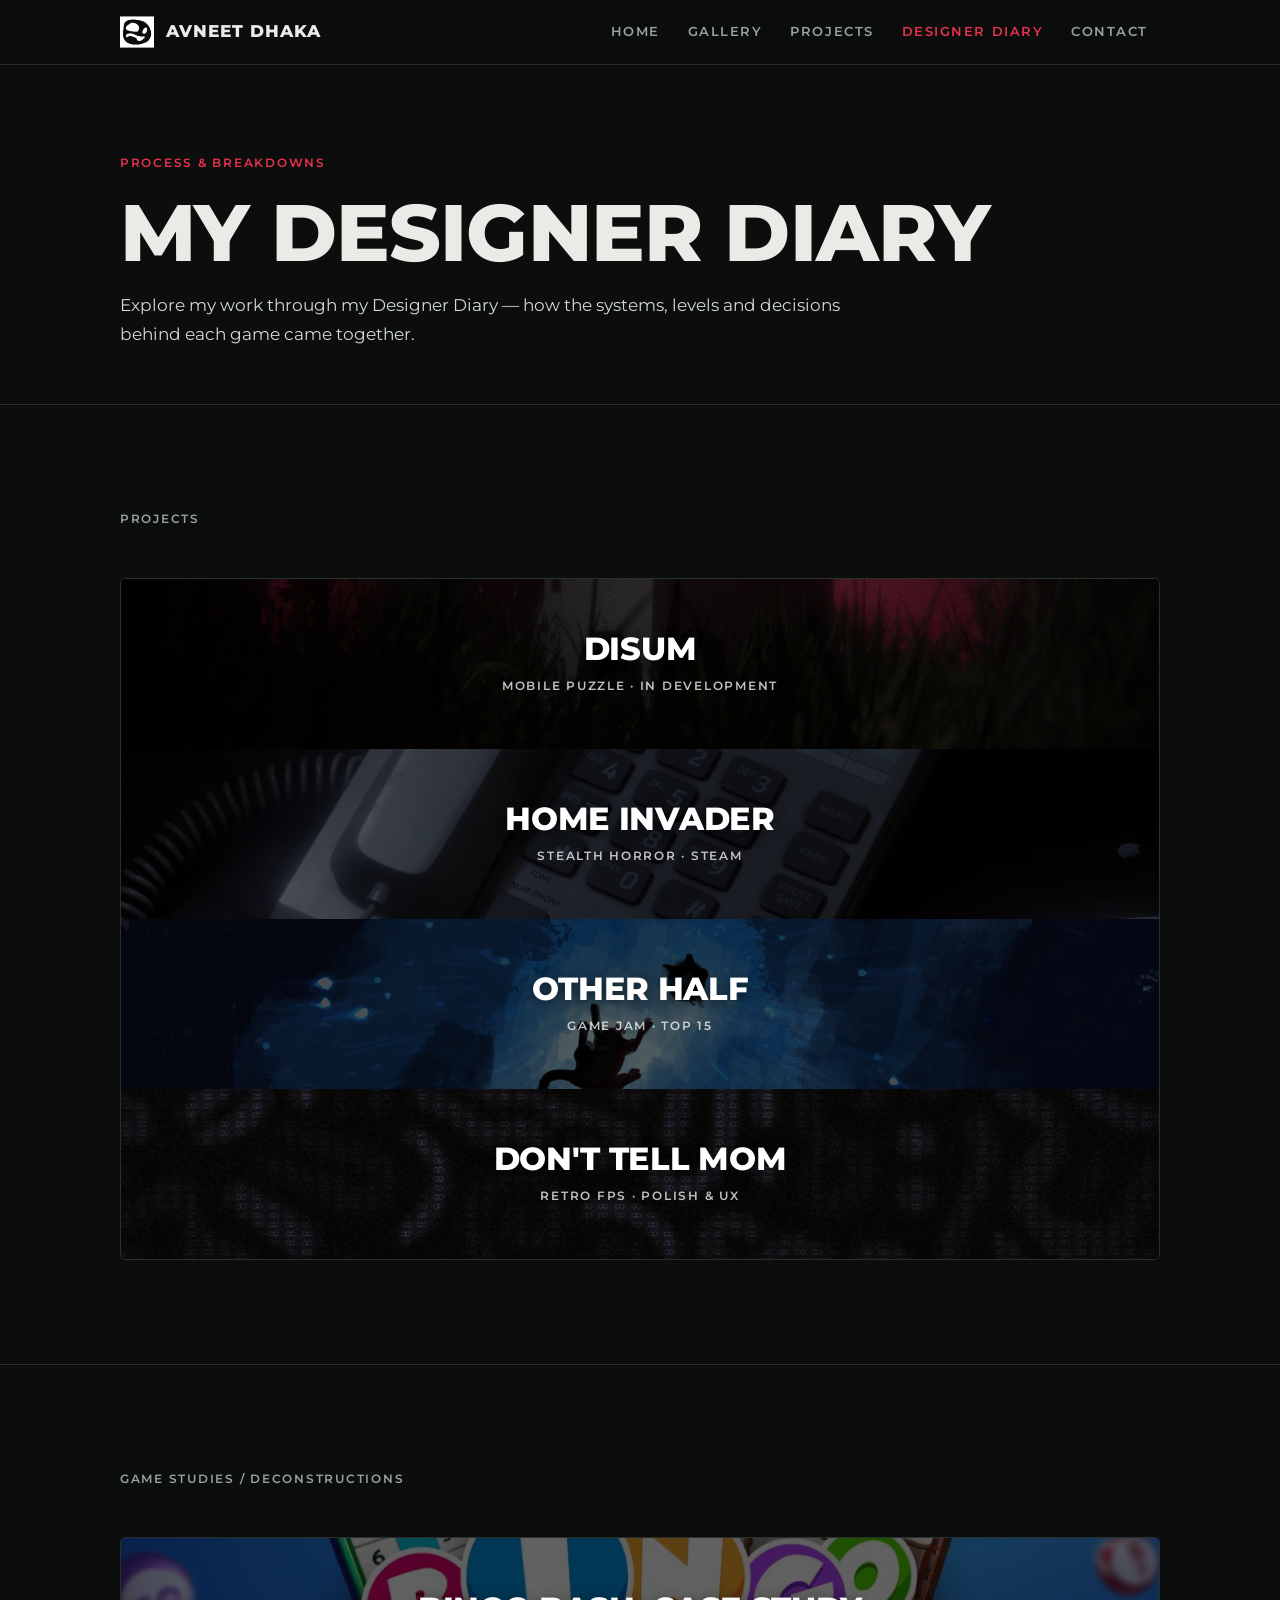
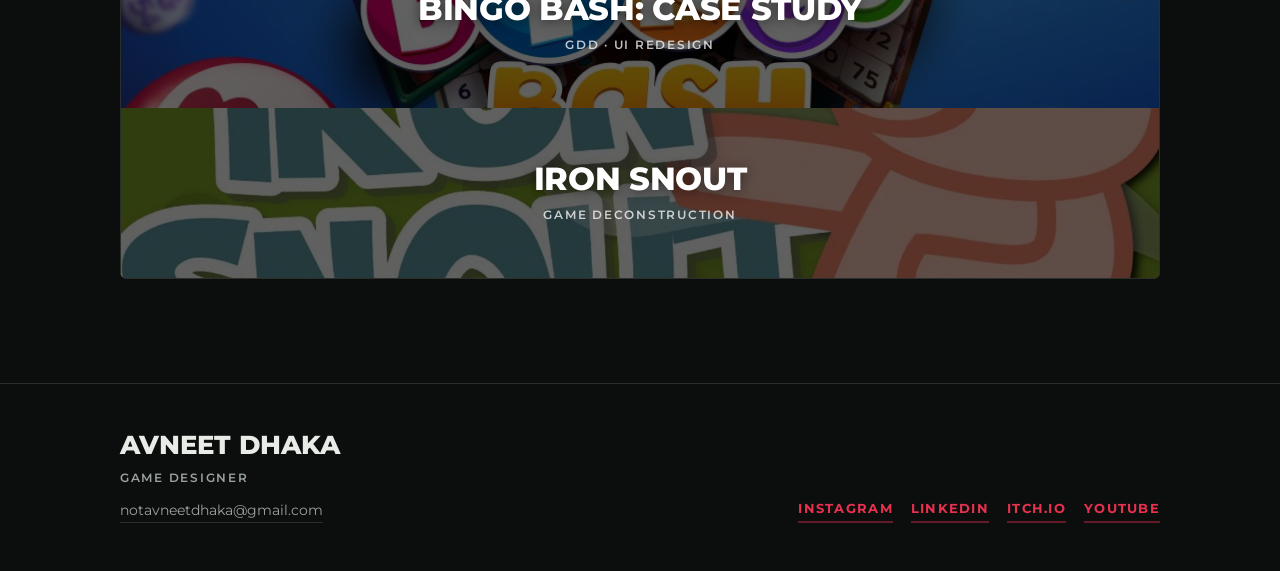
<file: designer-diary.html>
<!doctype html>
<html lang="en">
<head>
<meta charset="utf-8">
<meta name="viewport" content="width=device-width, initial-scale=1, viewport-fit=cover">
<title>Designer Diary | Avneet Dhaka</title>
<meta name="description" content="Avneet Dhaka is a Game Designer (Systems, Level &amp; Puzzle Design, UX) focused on gameplay systems, level design and player psychology. Portfolio of game projects and design work.">
<meta property="og:title" content="Designer Diary | Avneet Dhaka">
<meta property="og:description" content="Avneet Dhaka is a Game Designer (Systems, Level &amp; Puzzle Design, UX) focused on gameplay systems, level design and player psychology. Portfolio of game projects and design work.">
<meta property="og:type" content="website">
<meta property="og:image" content="https://www.notavneetdhaka.com/images/avneet.jpg">
<meta name="twitter:card" content="summary_large_image">
<meta name="google-site-verification" content="pePcKmlKnHEFmmFaa659IvQ0HLYUi846LxJ08p3yav8">
<link rel="icon" type="image/png" href="images/favicon.png">
<link rel="preconnect" href="https://fonts.googleapis.com"><link rel="preconnect" href="https://fonts.gstatic.com" crossorigin><link rel="stylesheet" href="https://fonts.googleapis.com/css2?family=Montserrat:wght@400;500;600;700;800&display=swap">
<link rel="stylesheet" href="style.css">
</head>
<body>
<header class="site-head">
  <div class="wrap">
    <a class="brand" href="index.html"><img src="images/logo-white.png" alt=""><span>Avneet Dhaka</span></a>
    <button class="menu-btn" type="button" aria-expanded="false" aria-controls="nav">Menu</button>
    <nav class="nav" id="nav"><a href="index.html">Home</a><a href="gallery.html">Gallery</a><a href="projects.html">Projects</a><a href="designer-diary.html" aria-current="page">Designer Diary</a><a href="index.html#contact">Contact</a></nav>
  </div>
</header>
<main>

<div class="page-head"><div class="wrap">
  <p class="label amber">Process &amp; breakdowns</p>
  <h1>My Designer Diary</h1>
  <p class="intro">Explore my work through my Designer Diary — how the systems, levels and decisions behind each game came together.</p>
</div></div>
<section><div class="wrap">
  <div class="sec-head"><p class="label">Projects</p></div>
  <div class="banner-list">
    <a class="banner" href="disum.html"><img src="images/diary/disum.jpg" alt="" loading="lazy"><span class="b-text"><h3>Disum</h3><span class="label">Mobile puzzle · In development</span></span></a>
    <a class="banner" href="home-invader.html"><img src="images/diary/home-invader.jpg" alt="" loading="lazy"><span class="b-text"><h3>Home Invader</h3><span class="label">Stealth horror · Steam</span></span></a>
    <a class="banner" href="other-half.html"><img src="images/diary/other-half.jpg" alt="" loading="lazy"><span class="b-text"><h3>Other Half</h3><span class="label">Game jam · Top 15</span></span></a>
    <a class="banner" href="dont-tell-mom.html"><img src="images/diary/dont-tell-mom.jpg" alt="" loading="lazy"><span class="b-text"><h3>Don't Tell Mom</h3><span class="label">Retro FPS · Polish &amp; UX</span></span></a>
  </div>
</div></section>
<section><div class="wrap">
  <div class="sec-head"><p class="label">Game studies / deconstructions</p></div>
  <div class="banner-list">
    <a class="banner" href="bingo-bash.html"><img src="images/diary/bingo-bash.jpg" alt="" loading="lazy"><span class="b-text"><h3>Bingo Bash: Case Study</h3><span class="label">GDD · UI redesign</span></span></a>
    <a class="banner" href="iron-snout.html"><img src="images/diary/iron-snout.jpg" alt="" loading="lazy"><span class="b-text"><h3>Iron Snout</h3><span class="label">Game deconstruction</span></span></a>
  </div>
</div></section>

</main>
<footer class="site-foot">
  <div class="wrap">
    <div style="display:grid;gap:10px">
      <div class="name">Avneet Dhaka</div>
      <div class="label">Game Designer</div>
      <a class="foot-mail" href="mailto:notavneetdhaka@gmail.com">notavneetdhaka@gmail.com</a>
    </div>
    <div class="socials">
      <a class="s-instagram" href="https://www.instagram.com/notavneet" target="_blank" rel="noopener">Instagram</a>
      <a class="s-linkedin" href="https://www.linkedin.com/in/avneetdhaka/" target="_blank" rel="noopener">LinkedIn</a>
      <a class="s-itch" href="https://notavneetdhaka.itch.io/" target="_blank" rel="noopener">itch.io</a>
      <a class="s-youtube" href="https://www.youtube.com/@not.avneet" target="_blank" rel="noopener">YouTube</a>
    </div>
  </div>
</footer>
<script src="script.js"></script>
</body>
</html>
</file>
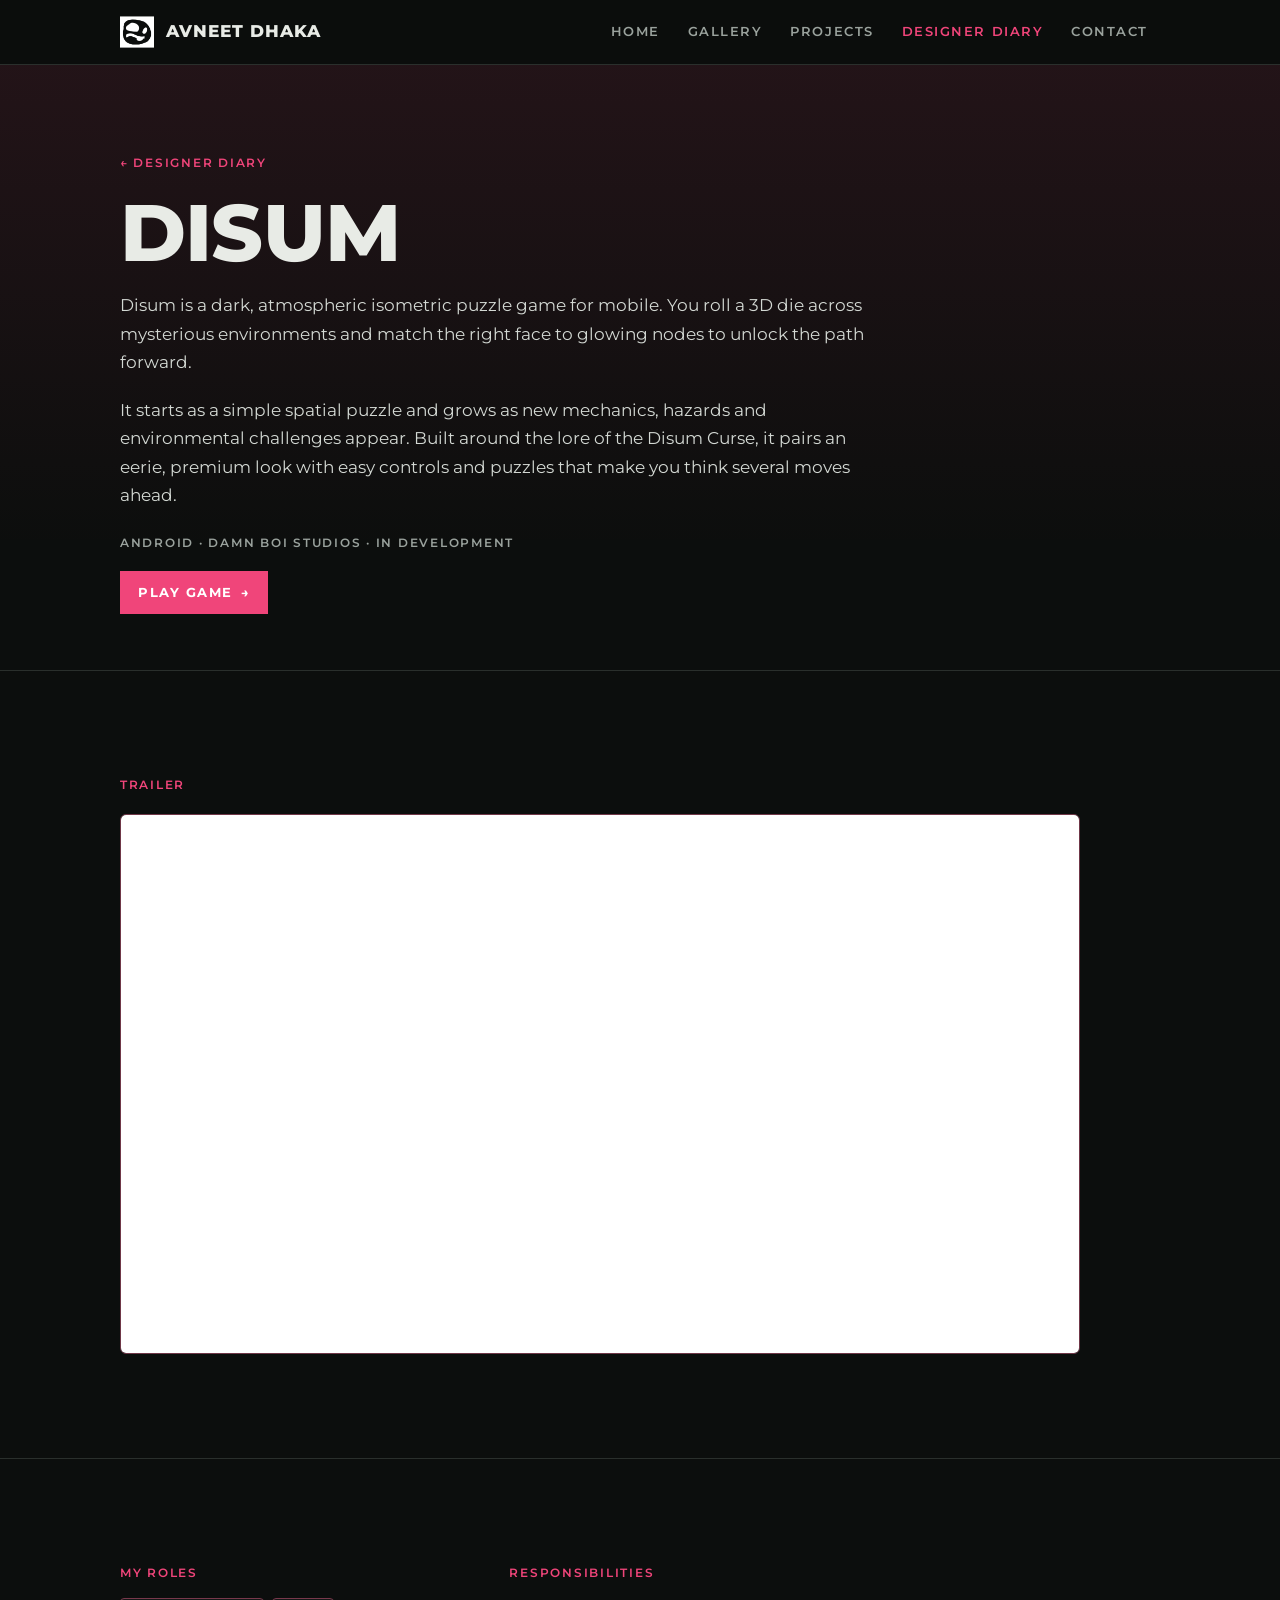
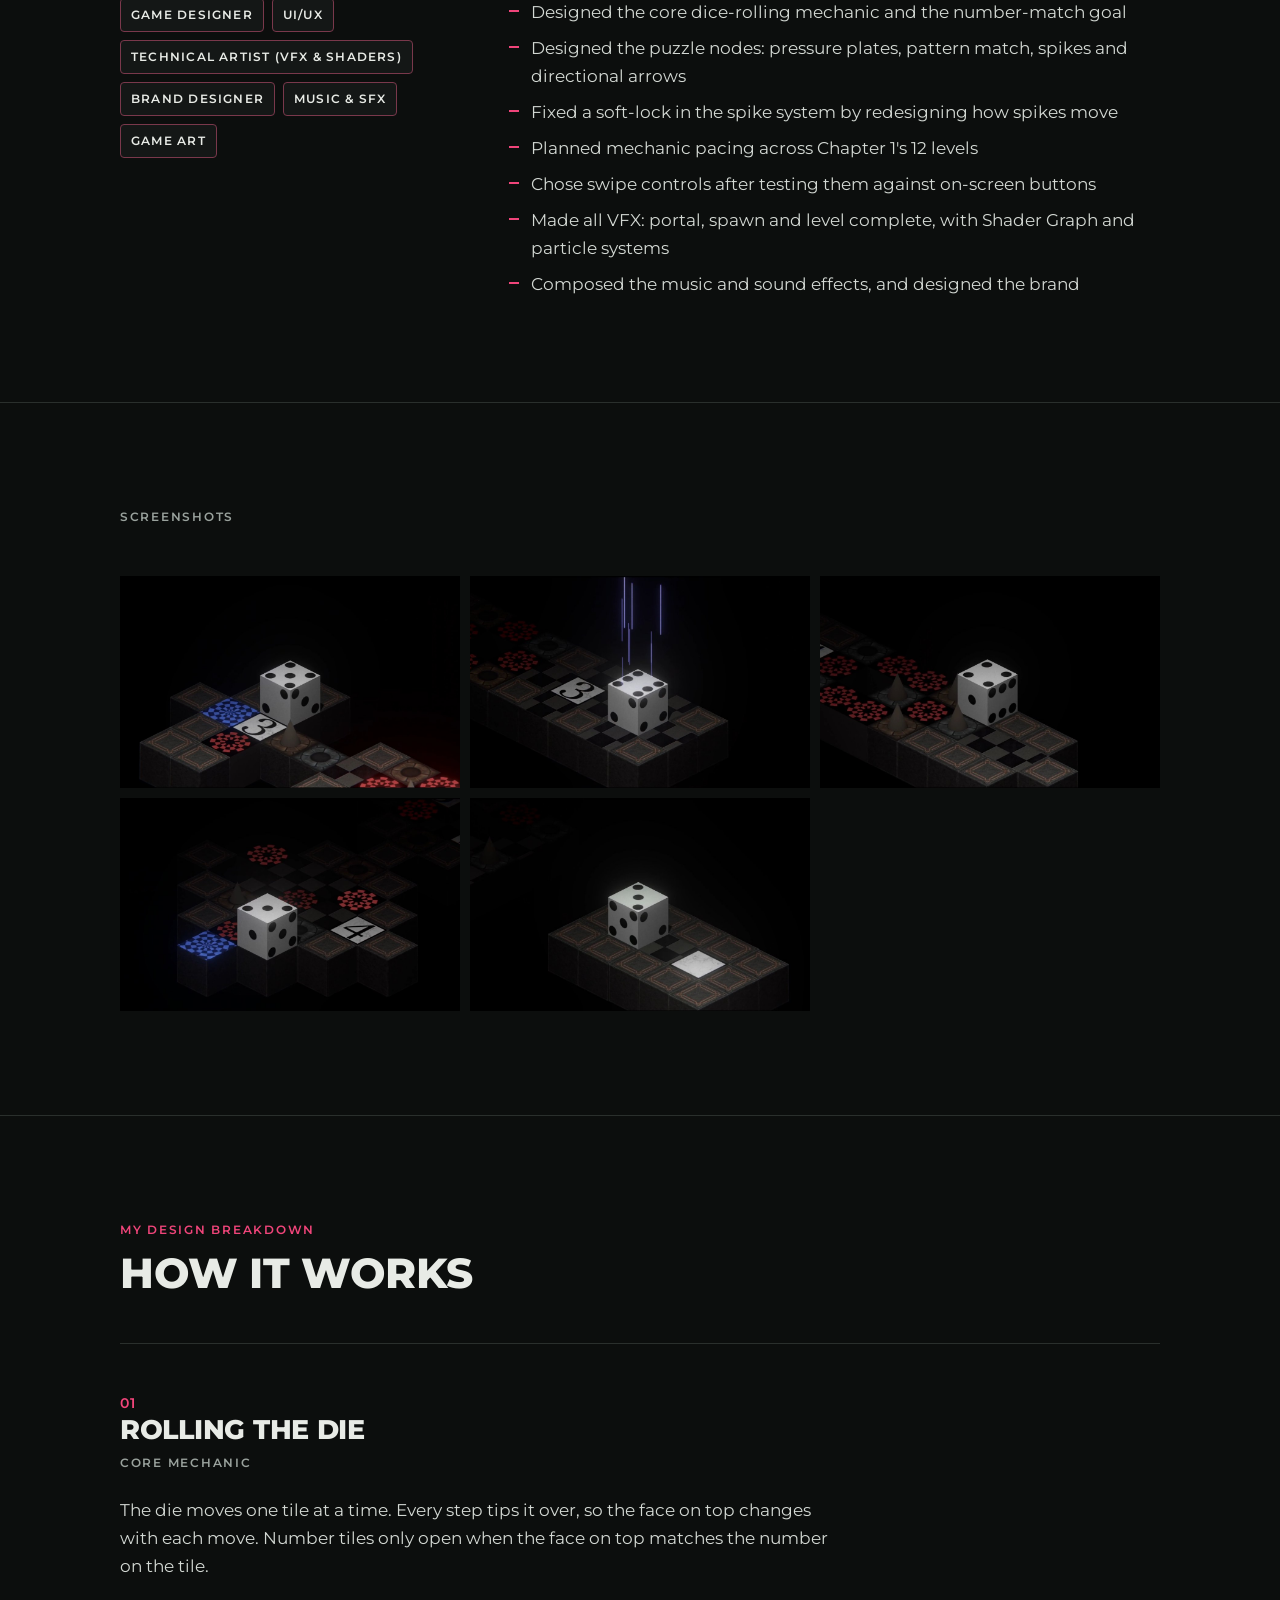
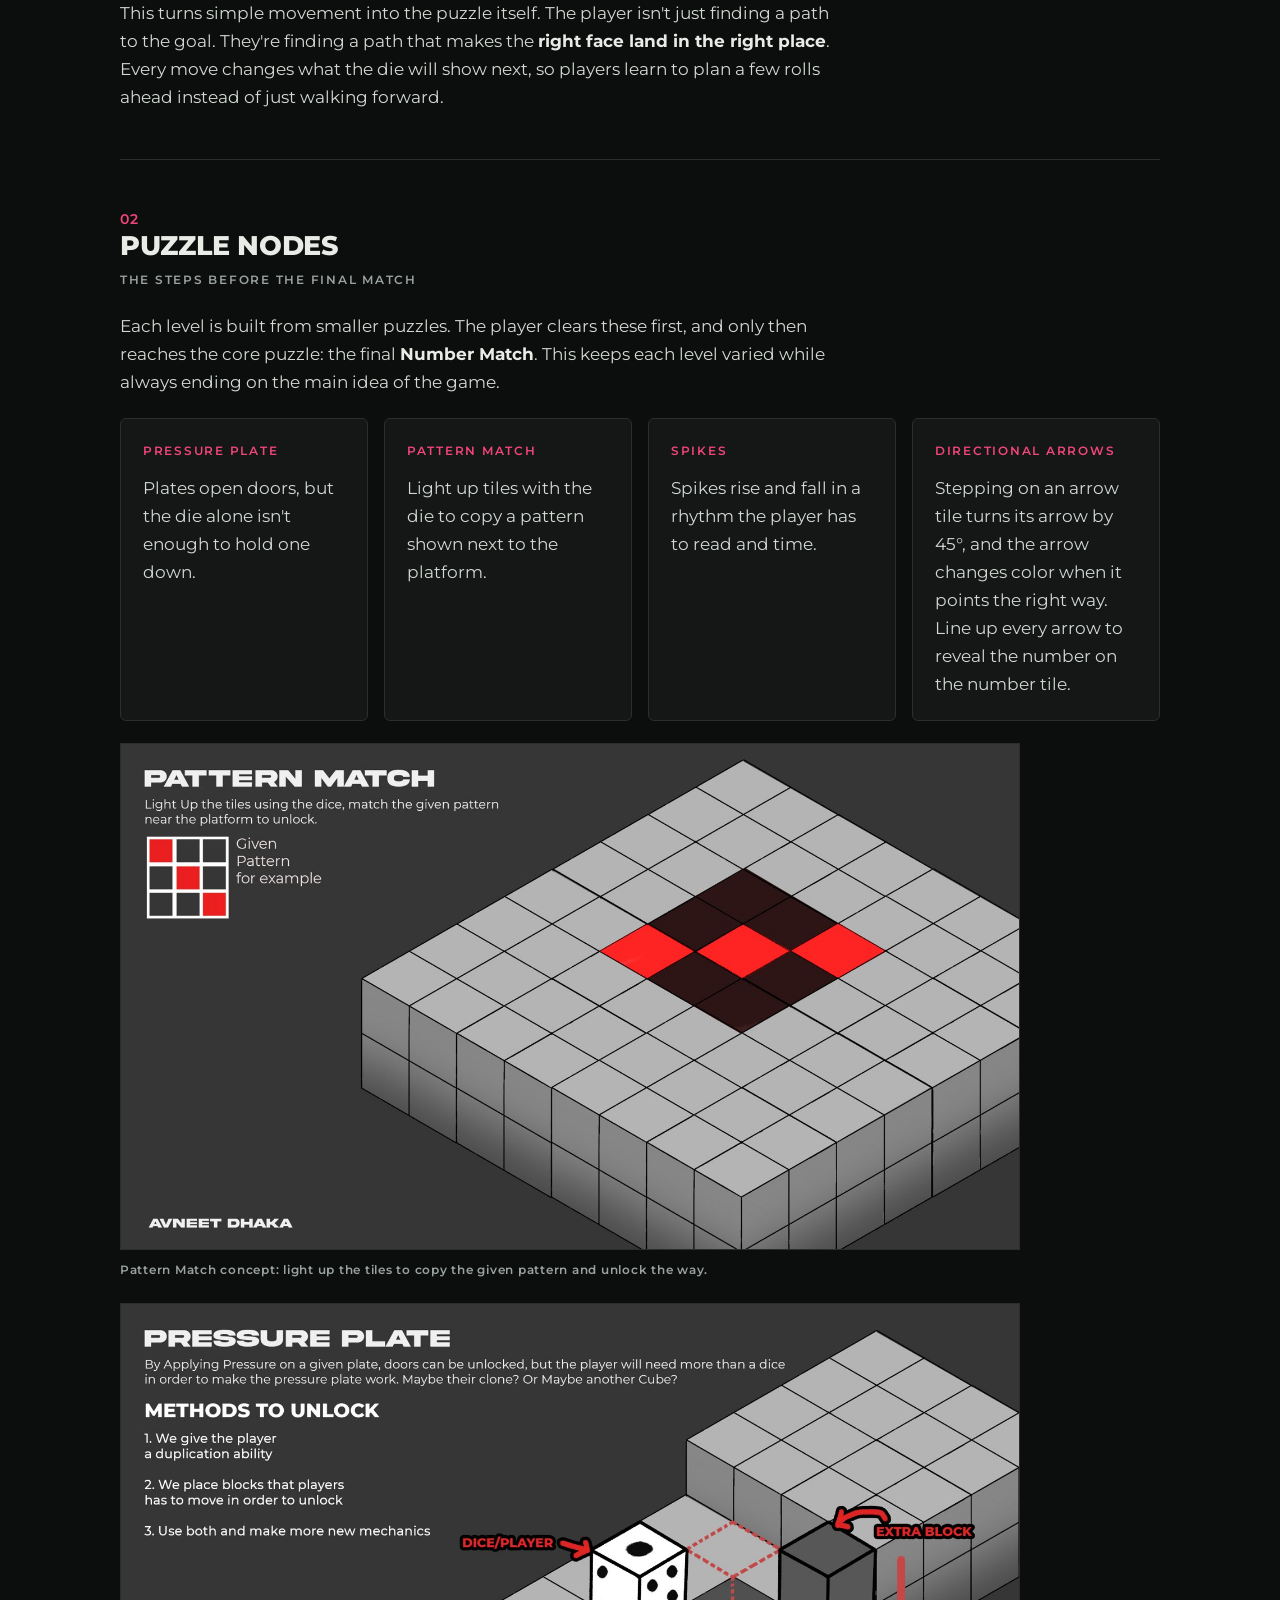
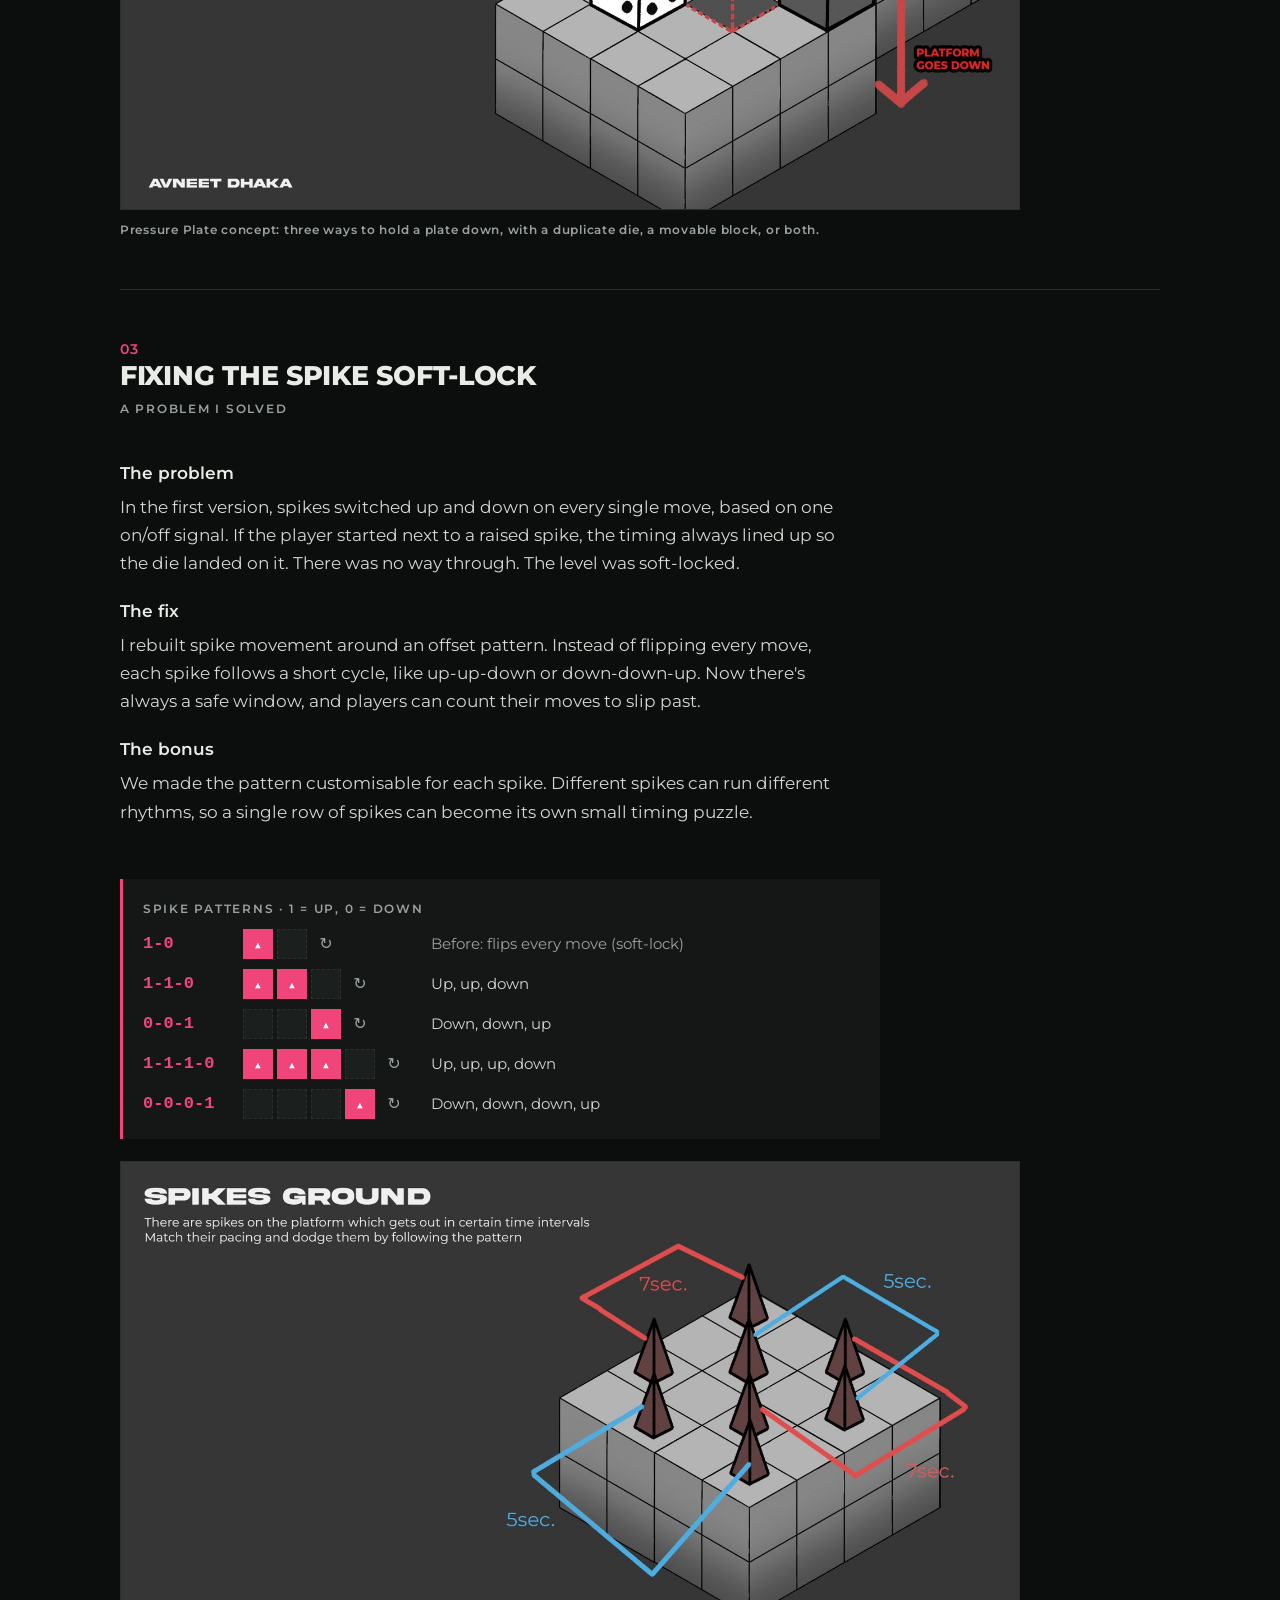
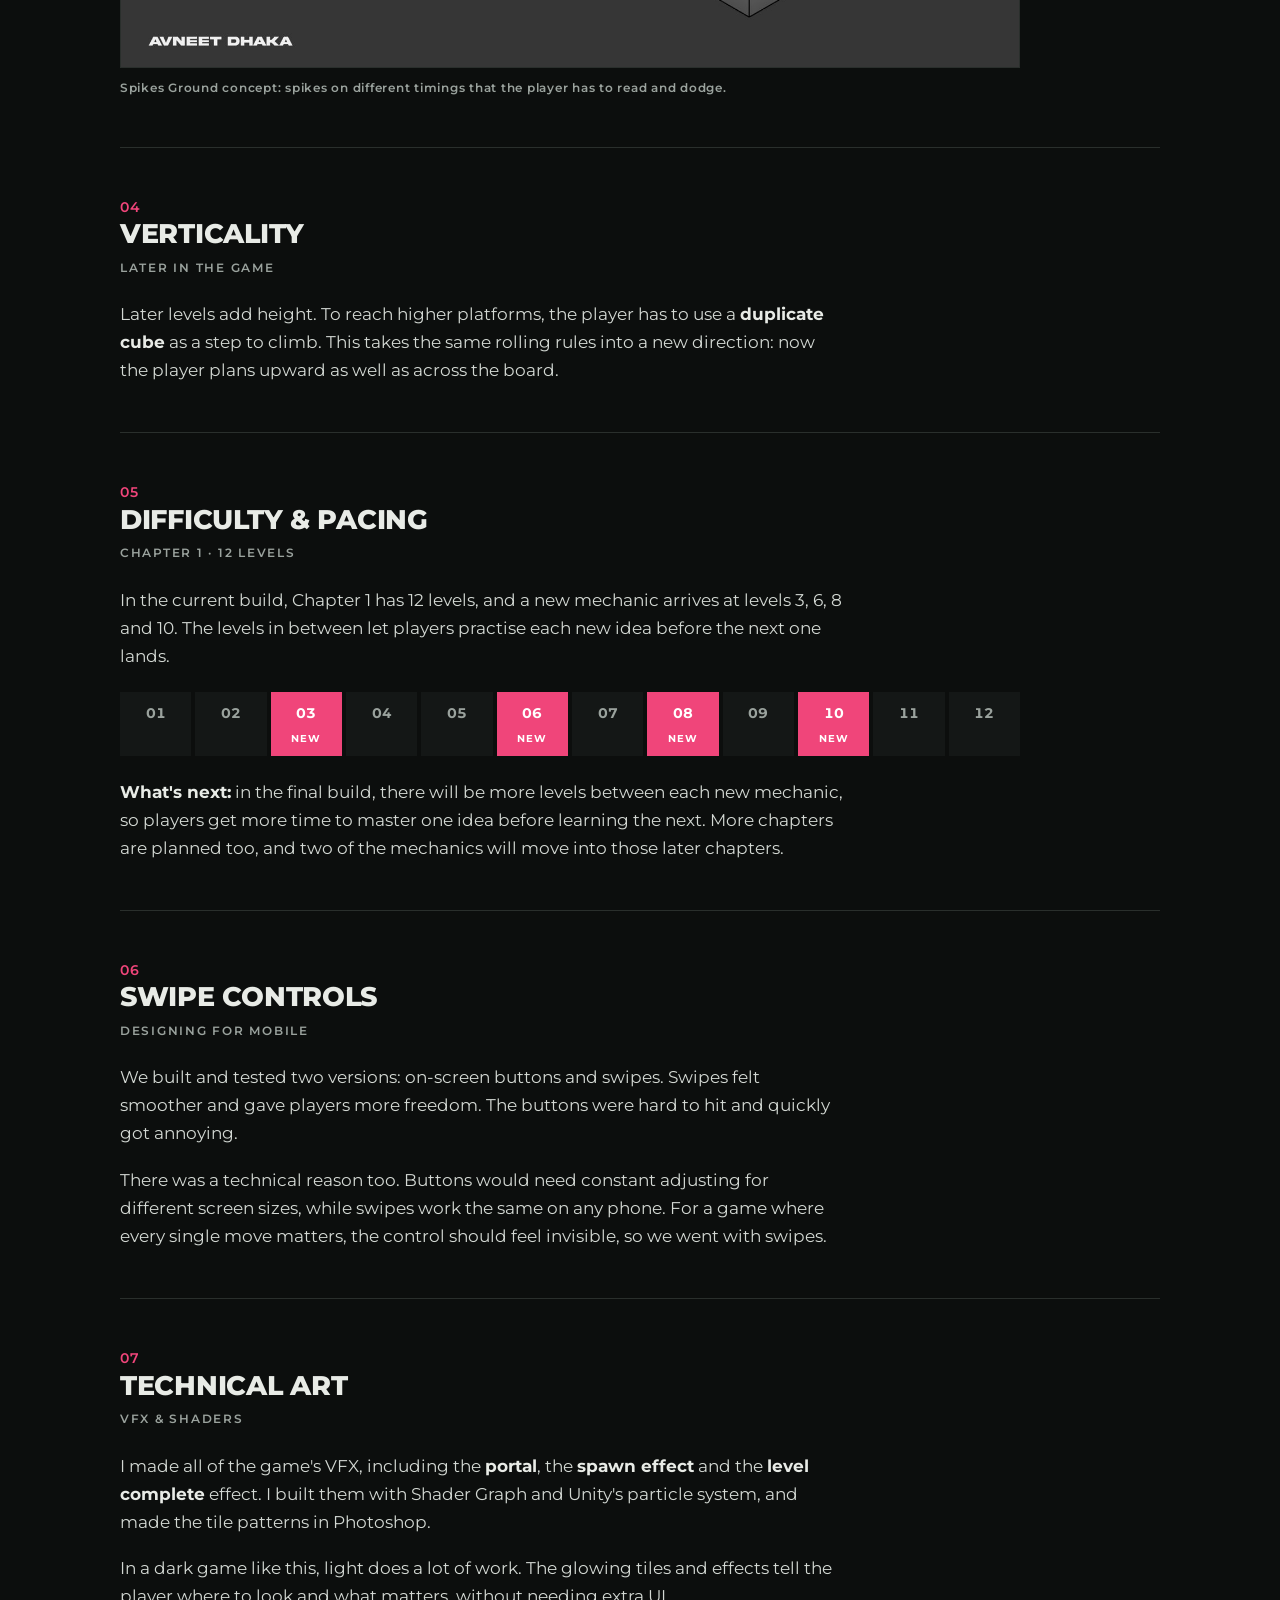
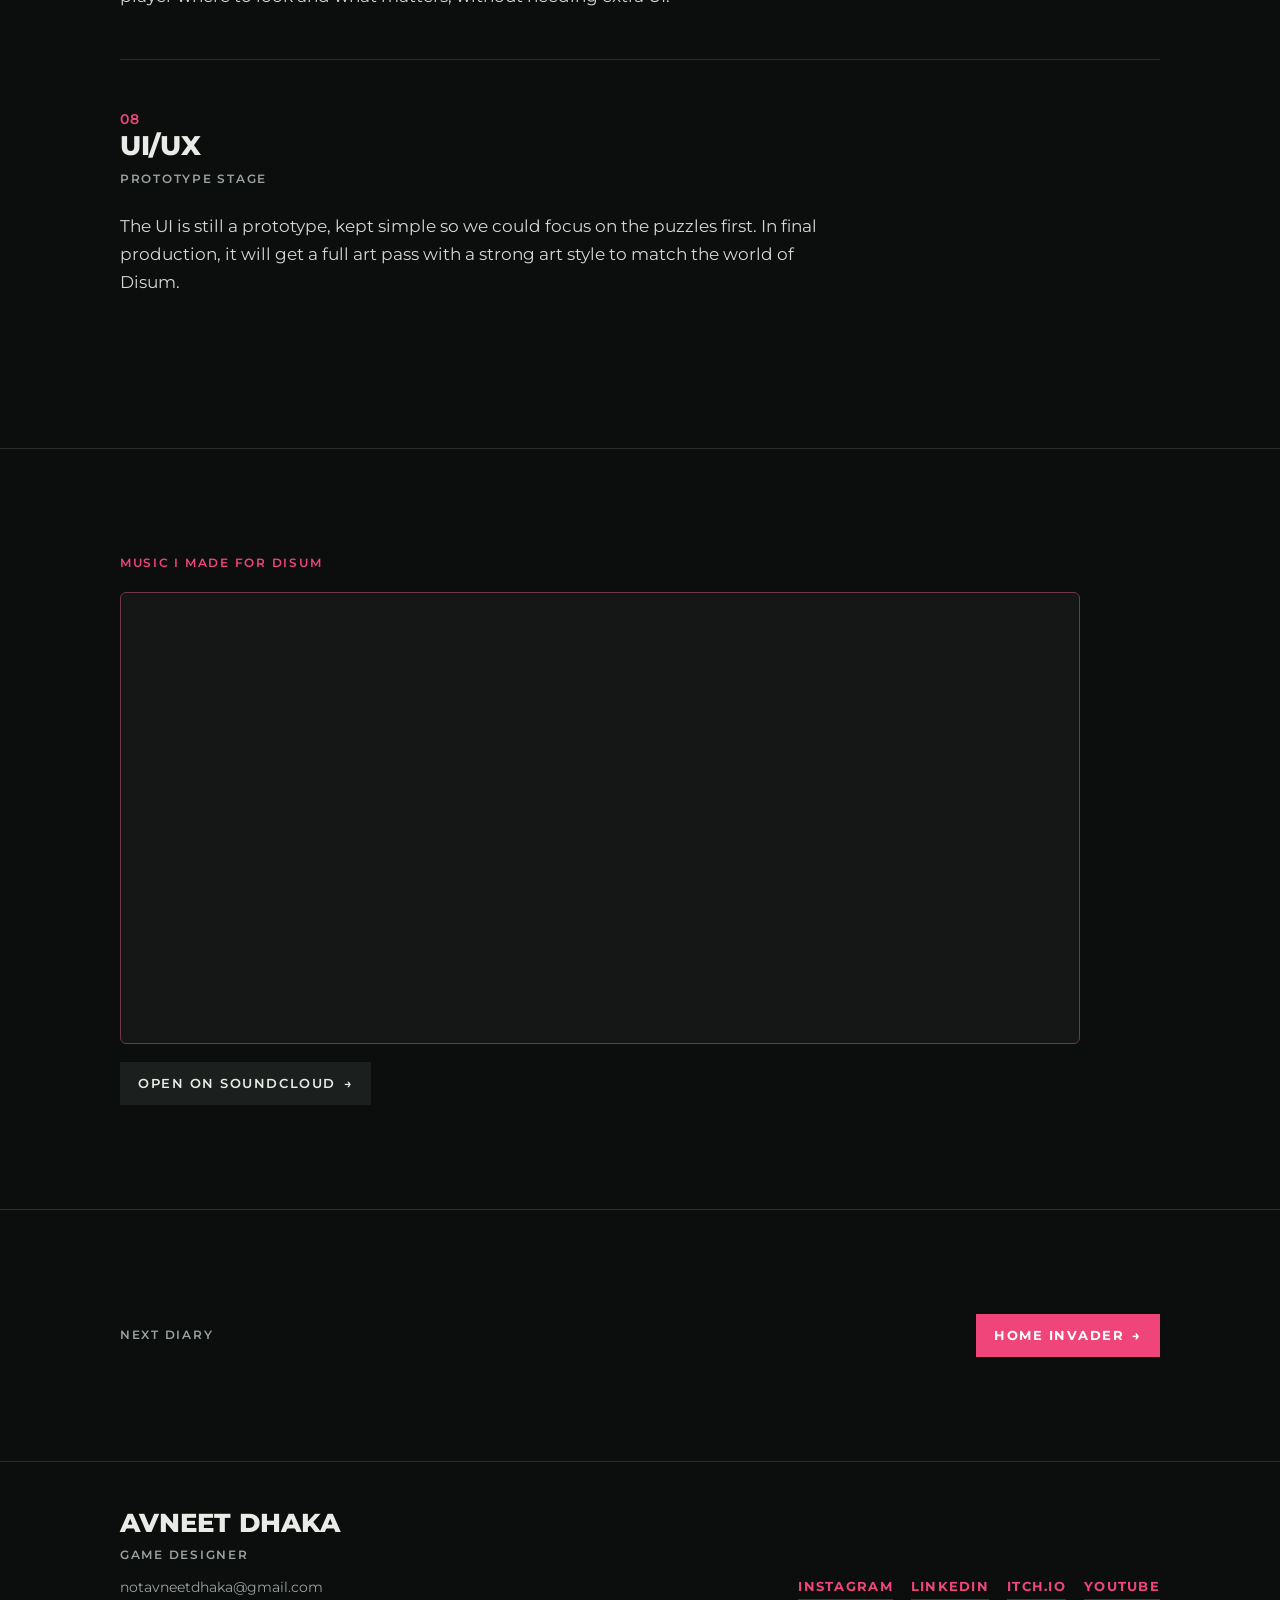
<file: disum.html>
<!doctype html>
<html lang="en">
<head>
<meta charset="utf-8">
<meta name="viewport" content="width=device-width, initial-scale=1, viewport-fit=cover">
<title>Disum Designer Diary | Avneet Dhaka</title>
<meta name="description" content="Designer diary for Disum, a mobile dice puzzle game: rolling-die mechanic, puzzle nodes, the spike soft-lock fix, pacing and swipe controls.">
<meta property="og:title" content="Disum Designer Diary | Avneet Dhaka">
<meta property="og:description" content="Designer diary for Disum, a mobile dice puzzle game: rolling-die mechanic, puzzle nodes, the spike soft-lock fix, pacing and swipe controls.">
<meta property="og:type" content="website">
<meta property="og:image" content="https://www.notavneetdhaka.com/images/avneet.jpg">
<meta name="twitter:card" content="summary_large_image">
<meta name="google-site-verification" content="pePcKmlKnHEFmmFaa659IvQ0HLYUi846LxJ08p3yav8">
<link rel="icon" type="image/png" href="images/favicon.png">
<link rel="preconnect" href="https://fonts.googleapis.com"><link rel="preconnect" href="https://fonts.gstatic.com" crossorigin><link rel="stylesheet" href="https://fonts.googleapis.com/css2?family=Montserrat:wght@400;500;600;700;800&display=swap">
<link rel="stylesheet" href="style.css">
</head>
<body class="themed" style="--accent: #f0457a; --accent-ink: #fff">
<header class="site-head">
  <div class="wrap">
    <a class="brand" href="index.html"><img src="images/logo-white.png" alt=""><span>Avneet Dhaka</span></a>
    <button class="menu-btn" type="button" aria-expanded="false" aria-controls="nav">Menu</button>
    <nav class="nav" id="nav"><a href="index.html">Home</a><a href="gallery.html">Gallery</a><a href="projects.html">Projects</a><a href="designer-diary.html" aria-current="page">Designer Diary</a><a href="index.html#contact">Contact</a></nav>
  </div>
</header>
<main>

<div class="page-head"><div class="wrap">
  <p class="label amber"><a href="designer-diary.html" style="text-decoration:none">← Designer Diary</a></p>
  <h1>Disum</h1>
  <div class="prose intro"><p>Disum is a dark, atmospheric isometric puzzle game for mobile. You roll a 3D die across mysterious environments and match the right face to glowing nodes to unlock the path forward.</p><p>It starts as a simple spatial puzzle and grows as new mechanics, hazards and environmental challenges appear. Built around the lore of the Disum Curse, it pairs an eerie, premium look with easy controls and puzzles that make you think several moves ahead.</p><p class="label" style="margin-top:4px">Android · Damn Boi Studios · In development</p></div>
  <div class="btns"><a class="btn primary" href="https://damnboistudios.itch.io/disum" target="_blank" rel="noopener">Play Game <span class="arr">→</span></a></div>
</div></div>
<section><div class="wrap" style="display:grid;gap:18px"><p class="label amber">Trailer</p><div style="max-width:960px"><div class="yt"><iframe src="https://www.youtube.com/embed/26xqyVgwzT4" title="Disum trailer" loading="lazy" allow="accelerometer; autoplay; clipboard-write; encrypted-media; gyroscope; picture-in-picture; web-share" referrerpolicy="strict-origin-when-cross-origin" allowfullscreen></iframe></div></div></div></section>
<section><div class="wrap two-col">
  <div style="display:grid;gap:14px;align-content:start"><p class="label amber">My roles</p><div class="chips"><span class="chip">Game Designer</span><span class="chip">UI/UX</span><span class="chip">Technical Artist (VFX &amp; Shaders)</span><span class="chip">Brand Designer</span><span class="chip">Music &amp; SFX</span><span class="chip">Game Art</span></div></div>
  <div style="display:grid;gap:14px;min-width:0"><p class="label amber">Responsibilities</p><ul class="ticks"><li>Designed the core dice-rolling mechanic and the number-match goal</li><li>Designed the puzzle nodes: pressure plates, pattern match, spikes and directional arrows</li><li>Fixed a soft-lock in the spike system by redesigning how spikes move</li><li>Planned mechanic pacing across Chapter 1's 12 levels</li><li>Chose swipe controls after testing them against on-screen buttons</li><li>Made all VFX: portal, spawn and level complete, with Shader Graph and particle systems</li><li>Composed the music and sound effects, and designed the brand</li></ul></div>
</div></section>
<section><div class="wrap">
  <div class="sec-head"><p class="label">Screenshots</p></div>
  <div class="gallery wide">
<button type="button" class="shot zoom" data-full="images/games/disum/shot-01.jpg" data-group="disum" aria-label="View Disum screenshot 1 larger"><img src="images/games/disum/shot-01.jpg" alt="Disum screenshot 1" loading="lazy"></button>
<button type="button" class="shot zoom" data-full="images/games/disum/shot-02.jpg" data-group="disum" aria-label="View Disum screenshot 2 larger"><img src="images/games/disum/shot-02.jpg" alt="Disum screenshot 2" loading="lazy"></button>
<button type="button" class="shot zoom" data-full="images/games/disum/shot-03.jpg" data-group="disum" aria-label="View Disum screenshot 3 larger"><img src="images/games/disum/shot-03.jpg" alt="Disum screenshot 3" loading="lazy"></button>
<button type="button" class="shot zoom" data-full="images/games/disum/shot-04.jpg" data-group="disum" aria-label="View Disum screenshot 4 larger"><img src="images/games/disum/shot-04.jpg" alt="Disum screenshot 4" loading="lazy"></button>
<button type="button" class="shot zoom" data-full="images/games/disum/shot-05.jpg" data-group="disum" aria-label="View Disum screenshot 5 larger"><img src="images/games/disum/shot-05.jpg" alt="Disum screenshot 5" loading="lazy"></button>
</div>
</div></section>


<section><div class="wrap">
  <div class="sec-head"><p class="label amber">My design breakdown</p><h2>How it works</h2></div>

  <div class="block">
    <div><p class="num">01</p><h3>Rolling the Die</h3><p class="label" style="margin-top:8px">Core mechanic</p></div>
    <div class="prose">
      <p>The die moves one tile at a time. Every step tips it over, so the face on top changes with each move. Number tiles only open when the face on top matches the number on the tile.</p>
      <p>This turns simple movement into the puzzle itself. The player isn't just finding a path to the goal. They're finding a path that makes the <strong>right face land in the right place</strong>. Every move changes what the die will show next, so players learn to plan a few rolls ahead instead of just walking forward.</p>
    </div>
  </div>

  <div class="block">
    <div><p class="num">02</p><h3>Puzzle Nodes</h3><p class="label" style="margin-top:8px">The steps before the final match</p></div>
    <div class="prose">
      <p>Each level is built from smaller puzzles. The player clears these first, and only then reaches the core puzzle: the final <strong>Number Match</strong>. This keeps each level varied while always ending on the main idea of the game.</p>
    </div>
    <div class="toc">
      <div><p class="label amber">Pressure Plate</p><p>Plates open doors, but the die alone isn't enough to hold one down.</p></div>
      <div><p class="label amber">Pattern Match</p><p>Light up tiles with the die to copy a pattern shown next to the platform.</p></div>
      <div><p class="label amber">Spikes</p><p>Spikes rise and fall in a rhythm the player has to read and time.</p></div>
      <div><p class="label amber">Directional Arrows</p><p>Stepping on an arrow tile turns its arrow by 45°, and the arrow changes color when it points the right way. Line up every arrow to reveal the number on the number tile.</p></div>
    </div>
    <figure><button type="button" class="shot zoom" data-full="images/games/disum/design-pattern-match.jpg" data-group="figures" aria-label="View larger: Pattern Match design sheet"><img src="images/games/disum/design-pattern-match.jpg" alt="Pattern Match design sheet" loading="lazy"></button><figcaption>Pattern Match concept: light up the tiles to copy the given pattern and unlock the way.</figcaption></figure>
    <figure><button type="button" class="shot zoom" data-full="images/games/disum/design-pressure-plate.jpg" data-group="figures" aria-label="View larger: Pressure Plate design sheet"><img src="images/games/disum/design-pressure-plate.jpg" alt="Pressure Plate design sheet" loading="lazy"></button><figcaption>Pressure Plate concept: three ways to hold a plate down, with a duplicate die, a movable block, or both.</figcaption></figure>
  </div>

  <div class="block">
    <div><p class="num">03</p><h3>Fixing the Spike Soft-Lock</h3><p class="label" style="margin-top:8px">A problem I solved</p></div>
    <dl class="qa">
      <dt>The problem</dt>
      <dd>In the first version, spikes switched up and down on every single move, based on one on/off signal. If the player started next to a raised spike, the timing always lined up so the die landed on it. There was no way through. The level was soft-locked.</dd>
      <dt>The fix</dt>
      <dd>I rebuilt spike movement around an offset pattern. Instead of flipping every move, each spike follows a short cycle, like up-up-down or down-down-up. Now there's always a safe window, and players can count their moves to slip past.</dd>
      <dt>The bonus</dt>
      <dd>We made the pattern customisable for each spike. Different spikes can run different rhythms, so a single row of spikes can become its own small timing puzzle.</dd>
    </dl>
    <div class="spikes">
      <p class="label">Spike patterns · 1 = up, 0 = down</p>
      <div class="spike-row"><code>1-0</code><div class="sp-cells"><span class="sp up" title="Spike up">▲</span><span class="sp down" title="Spike down"></span><span class="sp loop">↻</span></div><span class="sp-name">Before: flips every move (soft-lock)</span></div>
      <div class="spike-row"><code>1-1-0</code><div class="sp-cells"><span class="sp up" title="Spike up">▲</span><span class="sp up" title="Spike up">▲</span><span class="sp down" title="Spike down"></span><span class="sp loop">↻</span></div><span class="sp-name">Up, up, down</span></div>
      <div class="spike-row"><code>0-0-1</code><div class="sp-cells"><span class="sp down" title="Spike down"></span><span class="sp down" title="Spike down"></span><span class="sp up" title="Spike up">▲</span><span class="sp loop">↻</span></div><span class="sp-name">Down, down, up</span></div>
      <div class="spike-row"><code>1-1-1-0</code><div class="sp-cells"><span class="sp up" title="Spike up">▲</span><span class="sp up" title="Spike up">▲</span><span class="sp up" title="Spike up">▲</span><span class="sp down" title="Spike down"></span><span class="sp loop">↻</span></div><span class="sp-name">Up, up, up, down</span></div>
      <div class="spike-row"><code>0-0-0-1</code><div class="sp-cells"><span class="sp down" title="Spike down"></span><span class="sp down" title="Spike down"></span><span class="sp down" title="Spike down"></span><span class="sp up" title="Spike up">▲</span><span class="sp loop">↻</span></div><span class="sp-name">Down, down, down, up</span></div>
    </div>
    <figure><button type="button" class="shot zoom" data-full="images/games/disum/design-spikes.jpg" data-group="figures" aria-label="View larger: Spikes Ground design sheet"><img src="images/games/disum/design-spikes.jpg" alt="Spikes Ground design sheet" loading="lazy"></button><figcaption>Spikes Ground concept: spikes on different timings that the player has to read and dodge.</figcaption></figure>
  </div>

  <div class="block">
    <div><p class="num">04</p><h3>Verticality</h3><p class="label" style="margin-top:8px">Later in the game</p></div>
    <div class="prose">
      <p>Later levels add height. To reach higher platforms, the player has to use a <strong>duplicate cube</strong> as a step to climb. This takes the same rolling rules into a new direction: now the player plans upward as well as across the board.</p>
    </div>
  </div>

  <div class="block">
    <div><p class="num">05</p><h3>Difficulty &amp; Pacing</h3><p class="label" style="margin-top:8px">Chapter 1 · 12 levels</p></div>
    <div class="prose">
      <p>In the current build, Chapter 1 has 12 levels, and a new mechanic arrives at levels 3, 6, 8 and 10. The levels in between let players practise each new idea before the next one lands.</p>
    </div>
    <div class="levels" aria-label="Chapter 1 levels, with new mechanics at levels 3, 6, 8 and 10"><div class="lv"><b>01</b></div><div class="lv"><b>02</b></div><div class="lv new"><b>03</b><span>New</span></div><div class="lv"><b>04</b></div><div class="lv"><b>05</b></div><div class="lv new"><b>06</b><span>New</span></div><div class="lv"><b>07</b></div><div class="lv new"><b>08</b><span>New</span></div><div class="lv"><b>09</b></div><div class="lv new"><b>10</b><span>New</span></div><div class="lv"><b>11</b></div><div class="lv"><b>12</b></div></div>
    <div class="prose">
      <p><strong>What's next:</strong> in the final build, there will be more levels between each new mechanic, so players get more time to master one idea before learning the next. More chapters are planned too, and two of the mechanics will move into those later chapters.</p>
    </div>
  </div>

  <div class="block">
    <div><p class="num">06</p><h3>Swipe Controls</h3><p class="label" style="margin-top:8px">Designing for mobile</p></div>
    <div class="prose">
      <p>We built and tested two versions: on-screen buttons and swipes. Swipes felt smoother and gave players more freedom. The buttons were hard to hit and quickly got annoying.</p>
      <p>There was a technical reason too. Buttons would need constant adjusting for different screen sizes, while swipes work the same on any phone. For a game where every single move matters, the control should feel invisible, so we went with swipes.</p>
    </div>
  </div>

  <div class="block">
    <div><p class="num">07</p><h3>Technical Art</h3><p class="label" style="margin-top:8px">VFX &amp; shaders</p></div>
    <div class="prose">
      <p>I made all of the game's VFX, including the <strong>portal</strong>, the <strong>spawn effect</strong> and the <strong>level complete</strong> effect. I built them with Shader Graph and Unity's particle system, and made the tile patterns in Photoshop.</p>
      <p>In a dark game like this, light does a lot of work. The glowing tiles and effects tell the player where to look and what matters, without needing extra UI.</p>
    </div>
  </div>

  <div class="block">
    <div><p class="num">08</p><h3>UI/UX</h3><p class="label" style="margin-top:8px">Prototype stage</p></div>
    <div class="prose">
      <p>The UI is still a prototype, kept simple so we could focus on the puzzles first. In final production, it will get a full art pass with a strong art style to match the world of Disum.</p>
    </div>
  </div>
</div></section>

<section><div class="wrap" style="display:grid;gap:18px">
  <p class="label amber">Music I made for Disum</p>
  <div class="sc"><iframe title="Disum soundtrack" height="450" scrolling="no" frameborder="no" allow="autoplay; encrypted-media" loading="lazy" src="https://w.soundcloud.com/player/?url=https%3A//api.soundcloud.com/playlists/soundcloud%3Aplaylists%3A2312880459%3Fsecret_token%3Ds-g8W7VqyOQRt&color=%23f0457a&auto_play=false&hide_related=false&show_comments=true&show_user=true&show_reposts=false&show_teaser=true"></iframe></div><div class="btns"><a class="btn" href="https://soundcloud.com/avneet-dhaka/sets/disum/s-g8W7VqyOQRt" target="_blank" rel="noopener">Open on SoundCloud <span class="arr">→</span></a></div>
</div></section>
<section><div class="wrap next-link">
  <span class="label">Next diary</span>
  <a class="btn primary" href="home-invader.html">Home Invader <span class="arr">→</span></a>
</div></section>

</main>
<footer class="site-foot">
  <div class="wrap">
    <div style="display:grid;gap:10px">
      <div class="name">Avneet Dhaka</div>
      <div class="label">Game Designer</div>
      <a class="foot-mail" href="mailto:notavneetdhaka@gmail.com">notavneetdhaka@gmail.com</a>
    </div>
    <div class="socials">
      <a class="s-instagram" href="https://www.instagram.com/notavneet" target="_blank" rel="noopener">Instagram</a>
      <a class="s-linkedin" href="https://www.linkedin.com/in/avneetdhaka/" target="_blank" rel="noopener">LinkedIn</a>
      <a class="s-itch" href="https://notavneetdhaka.itch.io/" target="_blank" rel="noopener">itch.io</a>
      <a class="s-youtube" href="https://www.youtube.com/@not.avneet" target="_blank" rel="noopener">YouTube</a>
    </div>
  </div>
</footer>
<script src="script.js"></script>
</body>
</html>
</file>
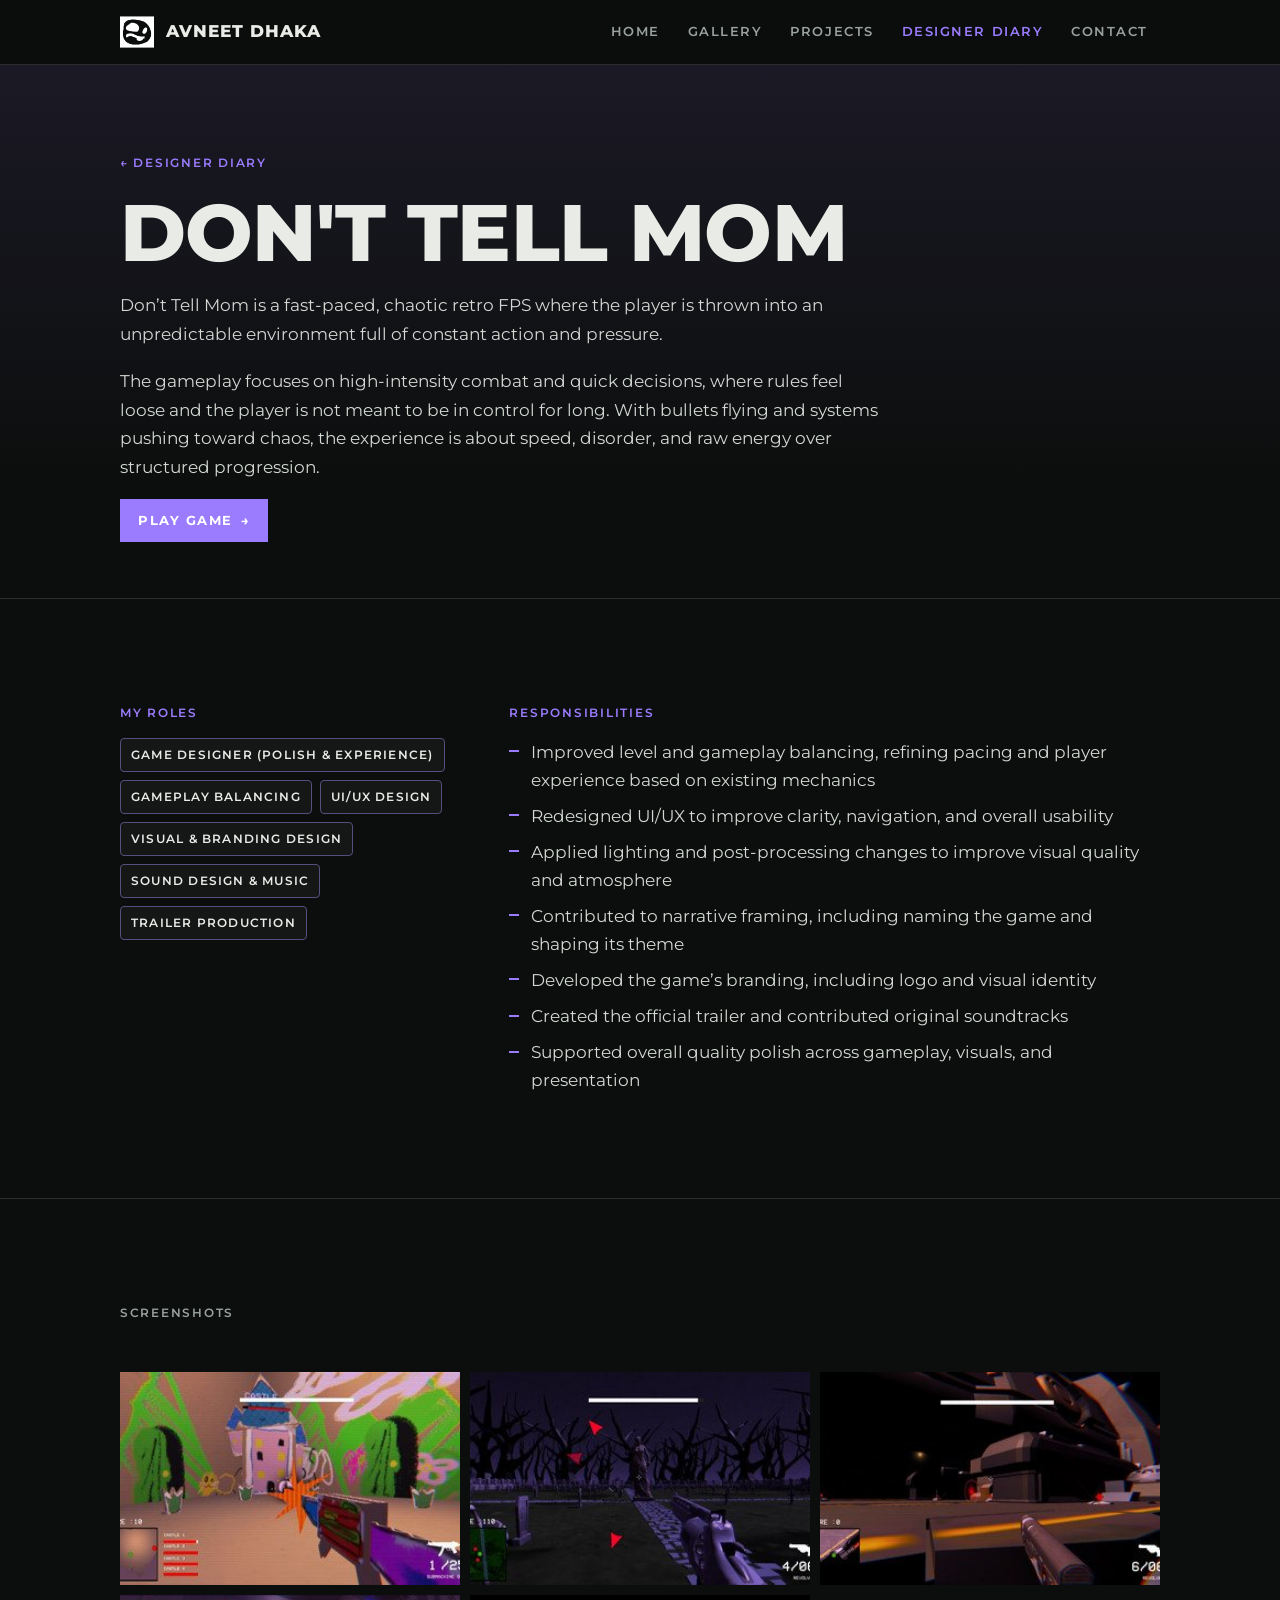
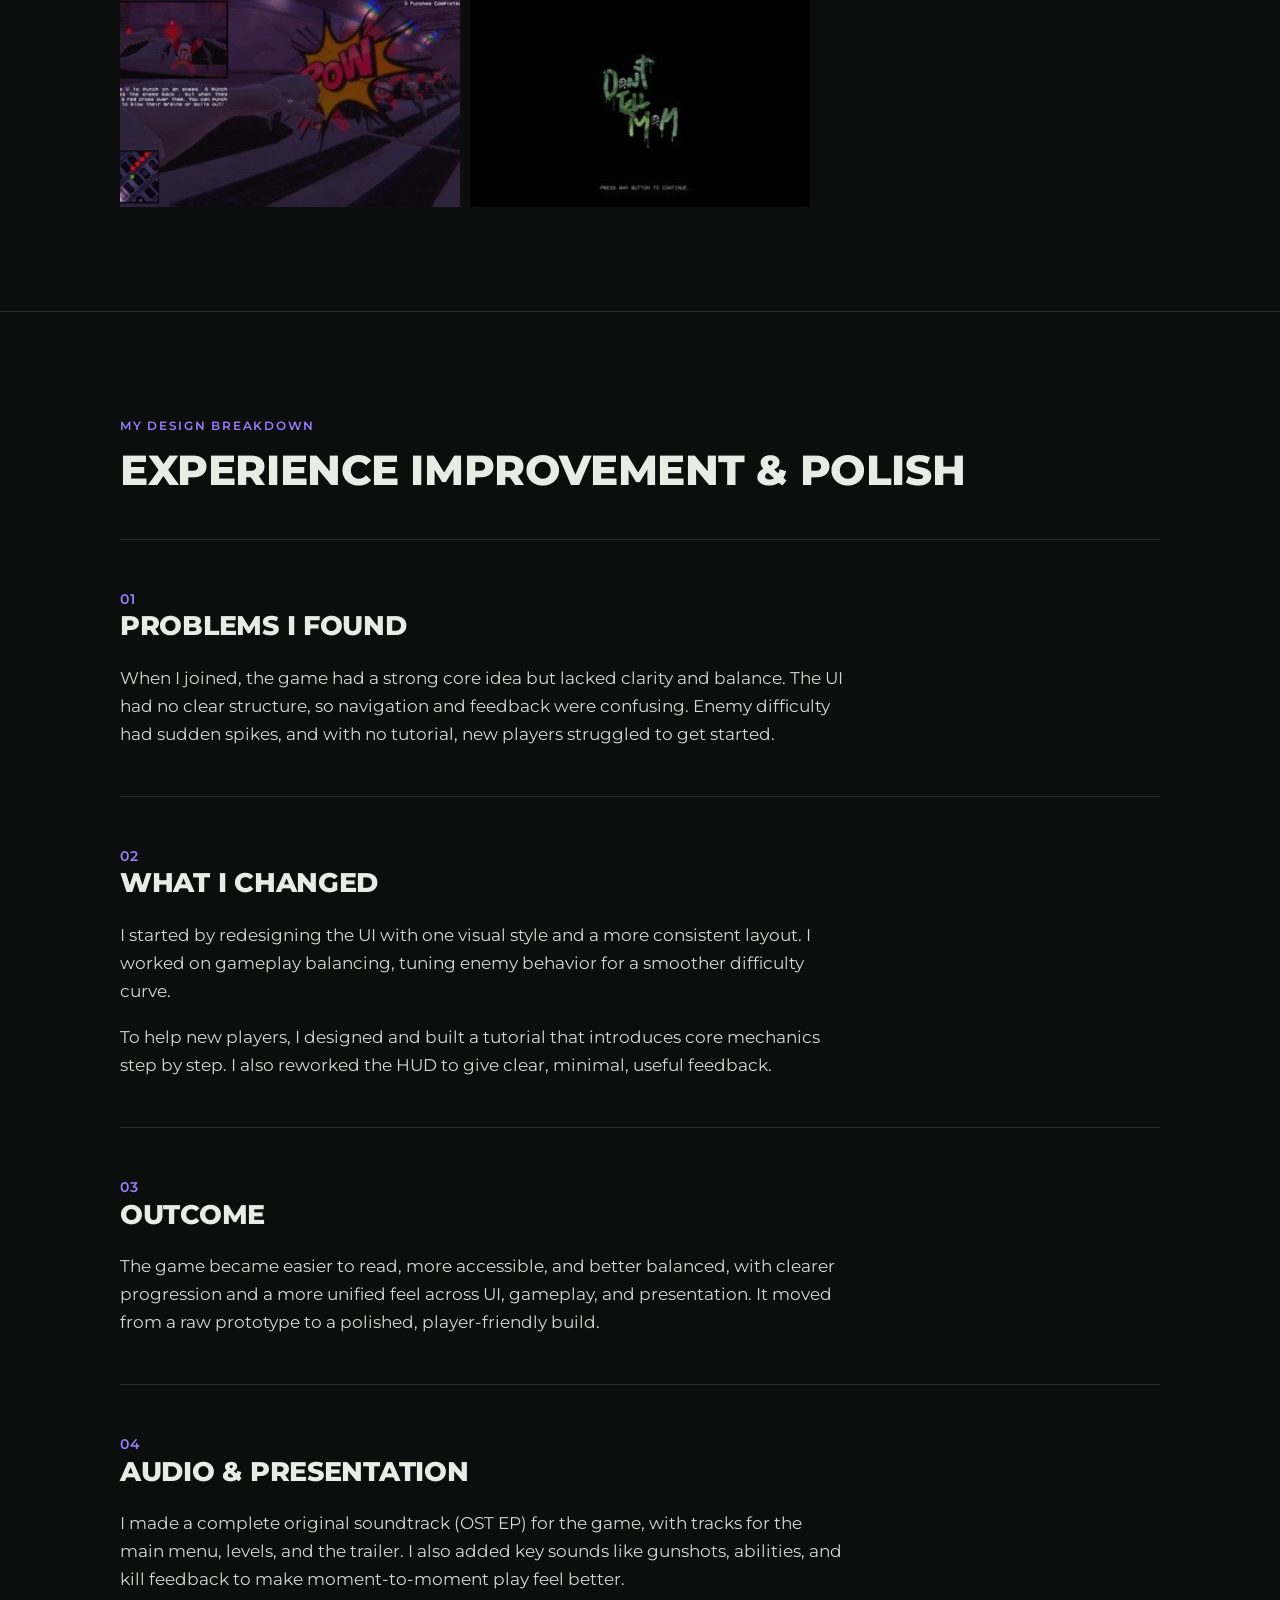
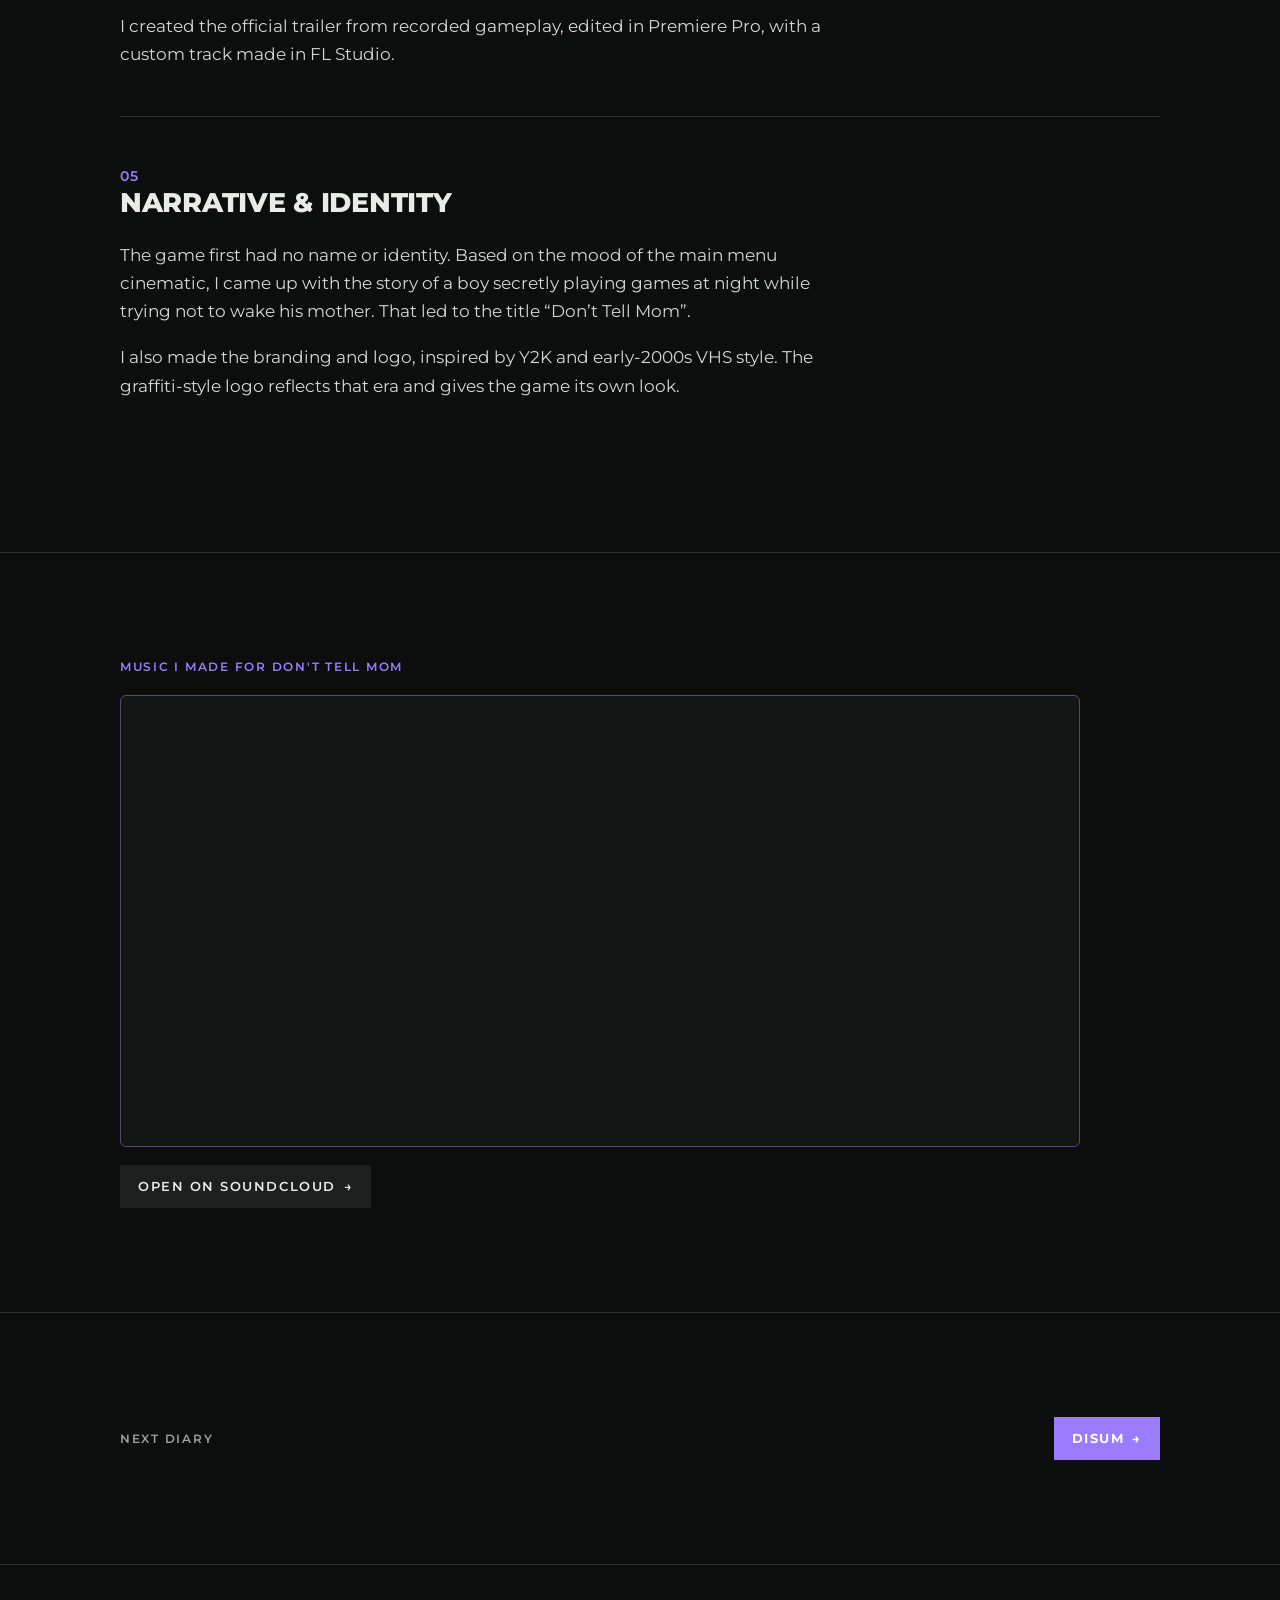
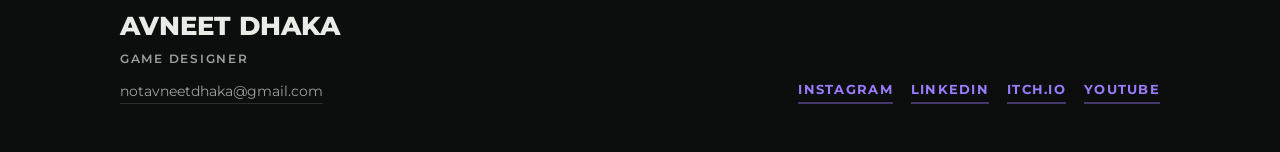
<file: dont-tell-mom.html>
<!doctype html>
<html lang="en">
<head>
<meta charset="utf-8">
<meta name="viewport" content="width=device-width, initial-scale=1, viewport-fit=cover">
<title>Don't Tell Mom Designer Diary | Avneet Dhaka</title>
<meta name="description" content="Designer diary for Don&#x27;t Tell Mom, a chaotic retro FPS: UI redesign, balancing, tutorial, music and branding.">
<meta property="og:title" content="Don't Tell Mom Designer Diary | Avneet Dhaka">
<meta property="og:description" content="Designer diary for Don&#x27;t Tell Mom, a chaotic retro FPS: UI redesign, balancing, tutorial, music and branding.">
<meta property="og:type" content="website">
<meta property="og:image" content="https://www.notavneetdhaka.com/images/avneet.jpg">
<meta name="twitter:card" content="summary_large_image">
<meta name="google-site-verification" content="pePcKmlKnHEFmmFaa659IvQ0HLYUi846LxJ08p3yav8">
<link rel="icon" type="image/png" href="images/favicon.png">
<link rel="preconnect" href="https://fonts.googleapis.com"><link rel="preconnect" href="https://fonts.gstatic.com" crossorigin><link rel="stylesheet" href="https://fonts.googleapis.com/css2?family=Montserrat:wght@400;500;600;700;800&display=swap">
<link rel="stylesheet" href="style.css">
</head>
<body class="themed" style="--accent: #9b7cff; --accent-ink: #fff">
<header class="site-head">
  <div class="wrap">
    <a class="brand" href="index.html"><img src="images/logo-white.png" alt=""><span>Avneet Dhaka</span></a>
    <button class="menu-btn" type="button" aria-expanded="false" aria-controls="nav">Menu</button>
    <nav class="nav" id="nav"><a href="index.html">Home</a><a href="gallery.html">Gallery</a><a href="projects.html">Projects</a><a href="designer-diary.html" aria-current="page">Designer Diary</a><a href="index.html#contact">Contact</a></nav>
  </div>
</header>
<main>

<div class="page-head"><div class="wrap">
  <p class="label amber"><a href="designer-diary.html" style="text-decoration:none">← Designer Diary</a></p>
  <h1>Don't Tell Mom</h1>
  <div class="prose intro"><p>Don’t Tell Mom is a fast-paced, chaotic retro FPS where the player is thrown into an unpredictable environment full of constant action and pressure.</p><p>The gameplay focuses on high-intensity combat and quick decisions, where rules feel loose and the player is not meant to be in control for long. With bullets flying and systems pushing toward chaos, the experience is about speed, disorder, and raw energy over structured progression.</p></div>
  <div class="btns"><a class="btn primary" href="https://rudraneil.itch.io/dont-tell-mom" target="_blank" rel="noopener">Play Game <span class="arr">→</span></a></div>
</div></div>
<section><div class="wrap two-col">
  <div style="display:grid;gap:14px;align-content:start"><p class="label amber">My roles</p><div class="chips"><span class="chip">Game Designer (Polish &amp; Experience)</span><span class="chip">Gameplay Balancing</span><span class="chip">UI/UX Design</span><span class="chip">Visual &amp; Branding Design</span><span class="chip">Sound Design &amp; Music</span><span class="chip">Trailer Production</span></div></div>
  <div style="display:grid;gap:14px;min-width:0"><p class="label amber">Responsibilities</p><ul class="ticks"><li>Improved level and gameplay balancing, refining pacing and player experience based on existing mechanics</li><li>Redesigned UI/UX to improve clarity, navigation, and overall usability</li><li>Applied lighting and post-processing changes to improve visual quality and atmosphere</li><li>Contributed to narrative framing, including naming the game and shaping its theme</li><li>Developed the game’s branding, including logo and visual identity</li><li>Created the official trailer and contributed original soundtracks</li><li>Supported overall quality polish across gameplay, visuals, and presentation</li></ul></div>
</div></section>
<section><div class="wrap">
  <div class="sec-head"><p class="label">Screenshots</p></div>
  <div class="gallery wide">
<button type="button" class="shot zoom" data-full="images/games/dont-tell-mom/shot-01.jpg" data-group="dtm" aria-label="View Don't Tell Mom screenshot 1 larger"><img src="images/games/dont-tell-mom/shot-01.jpg" alt="Don&#x27;t Tell Mom screenshot 1" loading="lazy"></button>
<button type="button" class="shot zoom" data-full="images/games/dont-tell-mom/shot-02.jpg" data-group="dtm" aria-label="View Don't Tell Mom screenshot 2 larger"><img src="images/games/dont-tell-mom/shot-02.jpg" alt="Don&#x27;t Tell Mom screenshot 2" loading="lazy"></button>
<button type="button" class="shot zoom" data-full="images/games/dont-tell-mom/shot-03.jpg" data-group="dtm" aria-label="View Don't Tell Mom screenshot 3 larger"><img src="images/games/dont-tell-mom/shot-03.jpg" alt="Don&#x27;t Tell Mom screenshot 3" loading="lazy"></button>
<button type="button" class="shot zoom" data-full="images/games/dont-tell-mom/shot-04.jpg" data-group="dtm" aria-label="View Don't Tell Mom screenshot 4 larger"><img src="images/games/dont-tell-mom/shot-04.jpg" alt="Don&#x27;t Tell Mom screenshot 4" loading="lazy"></button>
<button type="button" class="shot zoom" data-full="images/games/dont-tell-mom/shot-05.jpg" data-group="dtm" aria-label="View Don't Tell Mom screenshot 5 larger"><img src="images/games/dont-tell-mom/shot-05.jpg" alt="Don&#x27;t Tell Mom screenshot 5" loading="lazy"></button>
</div>
</div></section>

<section><div class="wrap">
  <div class="sec-head"><p class="label amber">My design breakdown</p><h2>Experience Improvement &amp; Polish</h2></div>
  <div class="block">
    <div><p class="num">01</p><h3>Problems I Found</h3></div>
    <div class="prose"><p>When I joined, the game had a strong core idea but lacked clarity and balance. The UI had no clear structure, so navigation and feedback were confusing. Enemy difficulty had sudden spikes, and with no tutorial, new players struggled to get started.</p></div>
  </div>
  <div class="block">
    <div><p class="num">02</p><h3>What I Changed</h3></div>
    <div class="prose">
      <p>I started by redesigning the UI with one visual style and a more consistent layout. I worked on gameplay balancing, tuning enemy behavior for a smoother difficulty curve.</p>
      <p>To help new players, I designed and built a tutorial that introduces core mechanics step by step. I also reworked the HUD to give clear, minimal, useful feedback.</p>
    </div>
  </div>
  <div class="block">
    <div><p class="num">03</p><h3>Outcome</h3></div>
    <div class="prose"><p>The game became easier to read, more accessible, and better balanced, with clearer progression and a more unified feel across UI, gameplay, and presentation. It moved from a raw prototype to a polished, player-friendly build.</p></div>
  </div>
  <div class="block">
    <div><p class="num">04</p><h3>Audio &amp; Presentation</h3></div>
    <div class="prose">
      <p>I made a complete original soundtrack (OST EP) for the game, with tracks for the main menu, levels, and the trailer. I also added key sounds like gunshots, abilities, and kill feedback to make moment-to-moment play feel better.</p>
      <p>I created the official trailer from recorded gameplay, edited in Premiere Pro, with a custom track made in FL Studio.</p>
    </div>
  </div>
  <div class="block">
    <div><p class="num">05</p><h3>Narrative &amp; Identity</h3></div>
    <div class="prose">
      <p>The game first had no name or identity. Based on the mood of the main menu cinematic, I came up with the story of a boy secretly playing games at night while trying not to wake his mother. That led to the title “Don’t Tell Mom”.</p>
      <p>I also made the branding and logo, inspired by Y2K and early-2000s VHS style. The graffiti-style logo reflects that era and gives the game its own look.</p>
    </div>
  </div>
</div></section>

<section><div class="wrap" style="display:grid;gap:18px">
  <p class="label amber">Music I made for Don&#x27;t Tell Mom</p>
  <div class="sc"><iframe title="Don&#x27;t Tell Mom soundtrack" height="450" scrolling="no" frameborder="no" allow="autoplay; encrypted-media" loading="lazy" src="https://w.soundcloud.com/player/?url=https%3A//api.soundcloud.com/playlists/soundcloud%3Aplaylists%3A2106075159%3Fsecret_token%3Ds-qTOhWrXij8u&color=%239b7cff&auto_play=false&hide_related=false&show_comments=true&show_user=true&show_reposts=false&show_teaser=true"></iframe></div><div class="btns"><a class="btn" href="https://soundcloud.com/avneet-dhaka/sets/dont-tell-mom-official/s-qTOhWrXij8u" target="_blank" rel="noopener">Open on SoundCloud <span class="arr">→</span></a></div>
</div></section>
<section><div class="wrap next-link">
  <span class="label">Next diary</span>
  <a class="btn primary" href="disum.html">Disum <span class="arr">→</span></a>
</div></section>

</main>
<footer class="site-foot">
  <div class="wrap">
    <div style="display:grid;gap:10px">
      <div class="name">Avneet Dhaka</div>
      <div class="label">Game Designer</div>
      <a class="foot-mail" href="mailto:notavneetdhaka@gmail.com">notavneetdhaka@gmail.com</a>
    </div>
    <div class="socials">
      <a class="s-instagram" href="https://www.instagram.com/notavneet" target="_blank" rel="noopener">Instagram</a>
      <a class="s-linkedin" href="https://www.linkedin.com/in/avneetdhaka/" target="_blank" rel="noopener">LinkedIn</a>
      <a class="s-itch" href="https://notavneetdhaka.itch.io/" target="_blank" rel="noopener">itch.io</a>
      <a class="s-youtube" href="https://www.youtube.com/@not.avneet" target="_blank" rel="noopener">YouTube</a>
    </div>
  </div>
</footer>
<script src="script.js"></script>
</body>
</html>
</file>
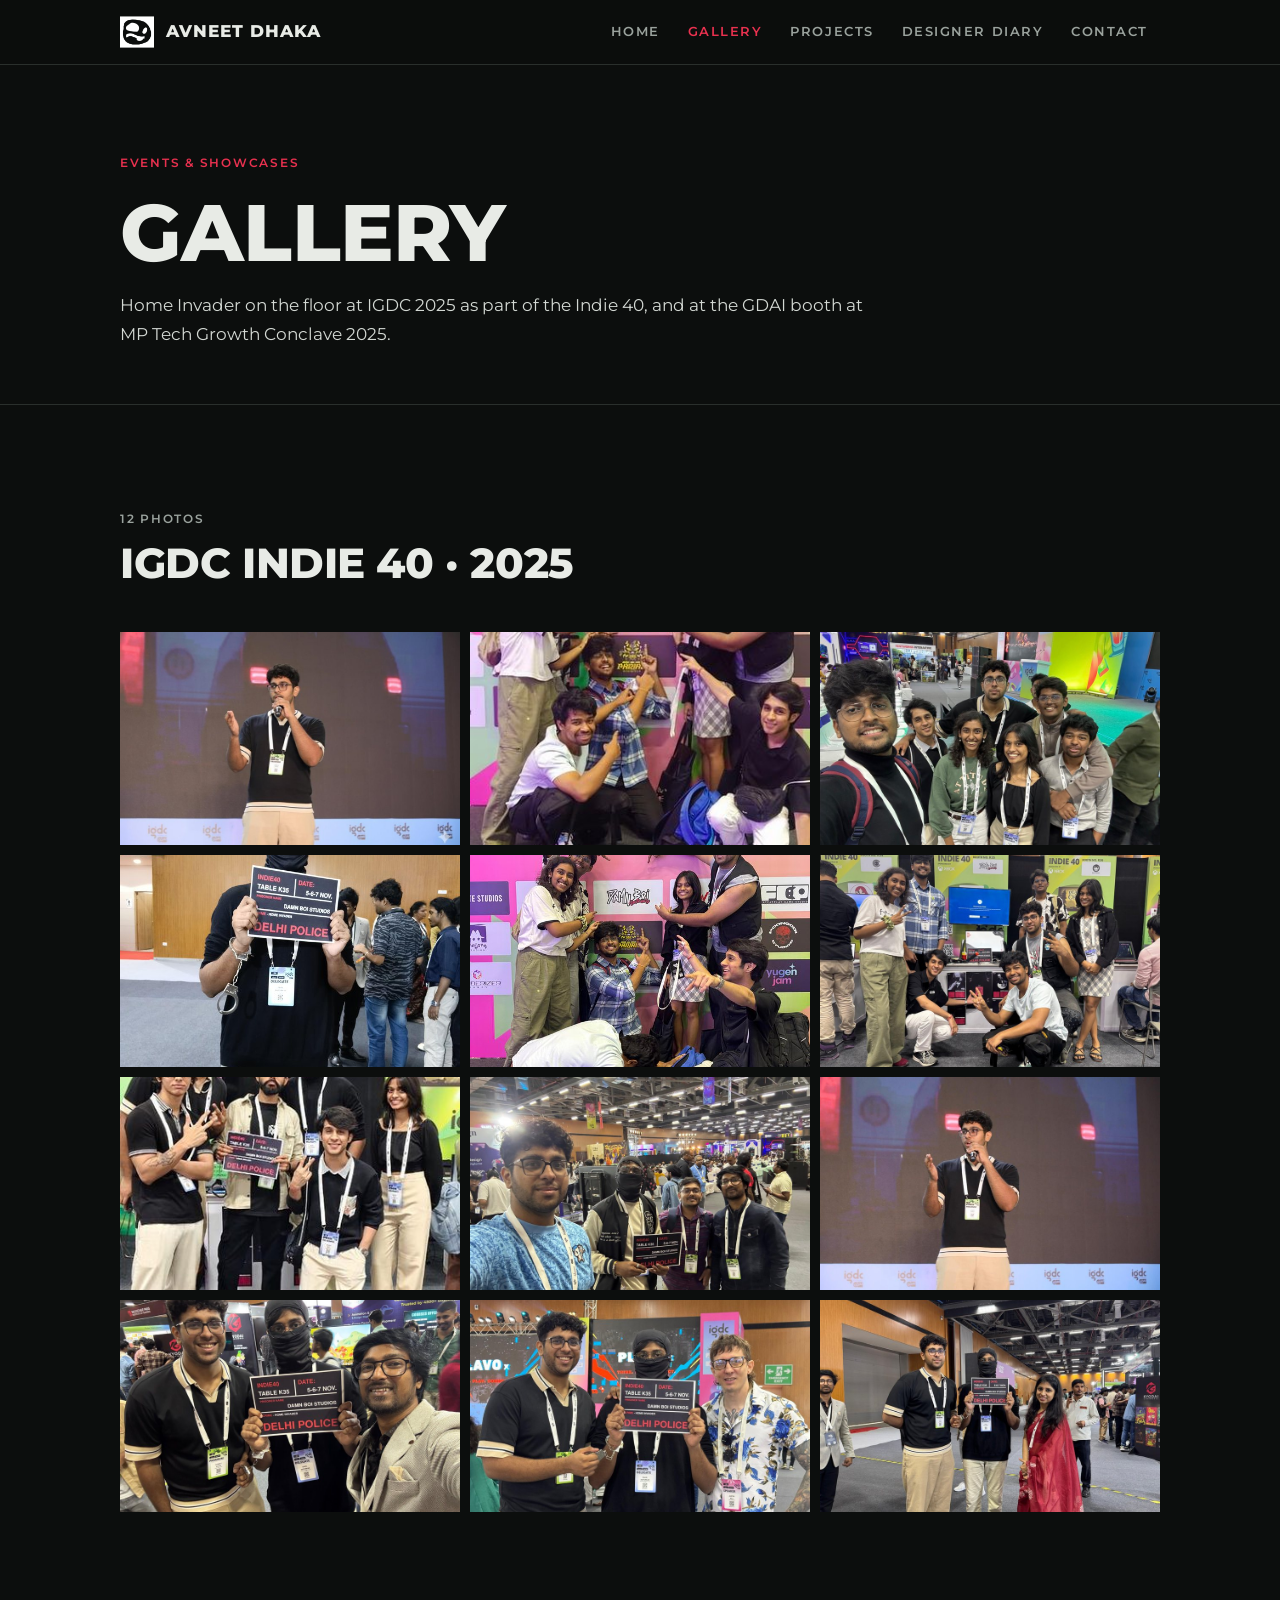
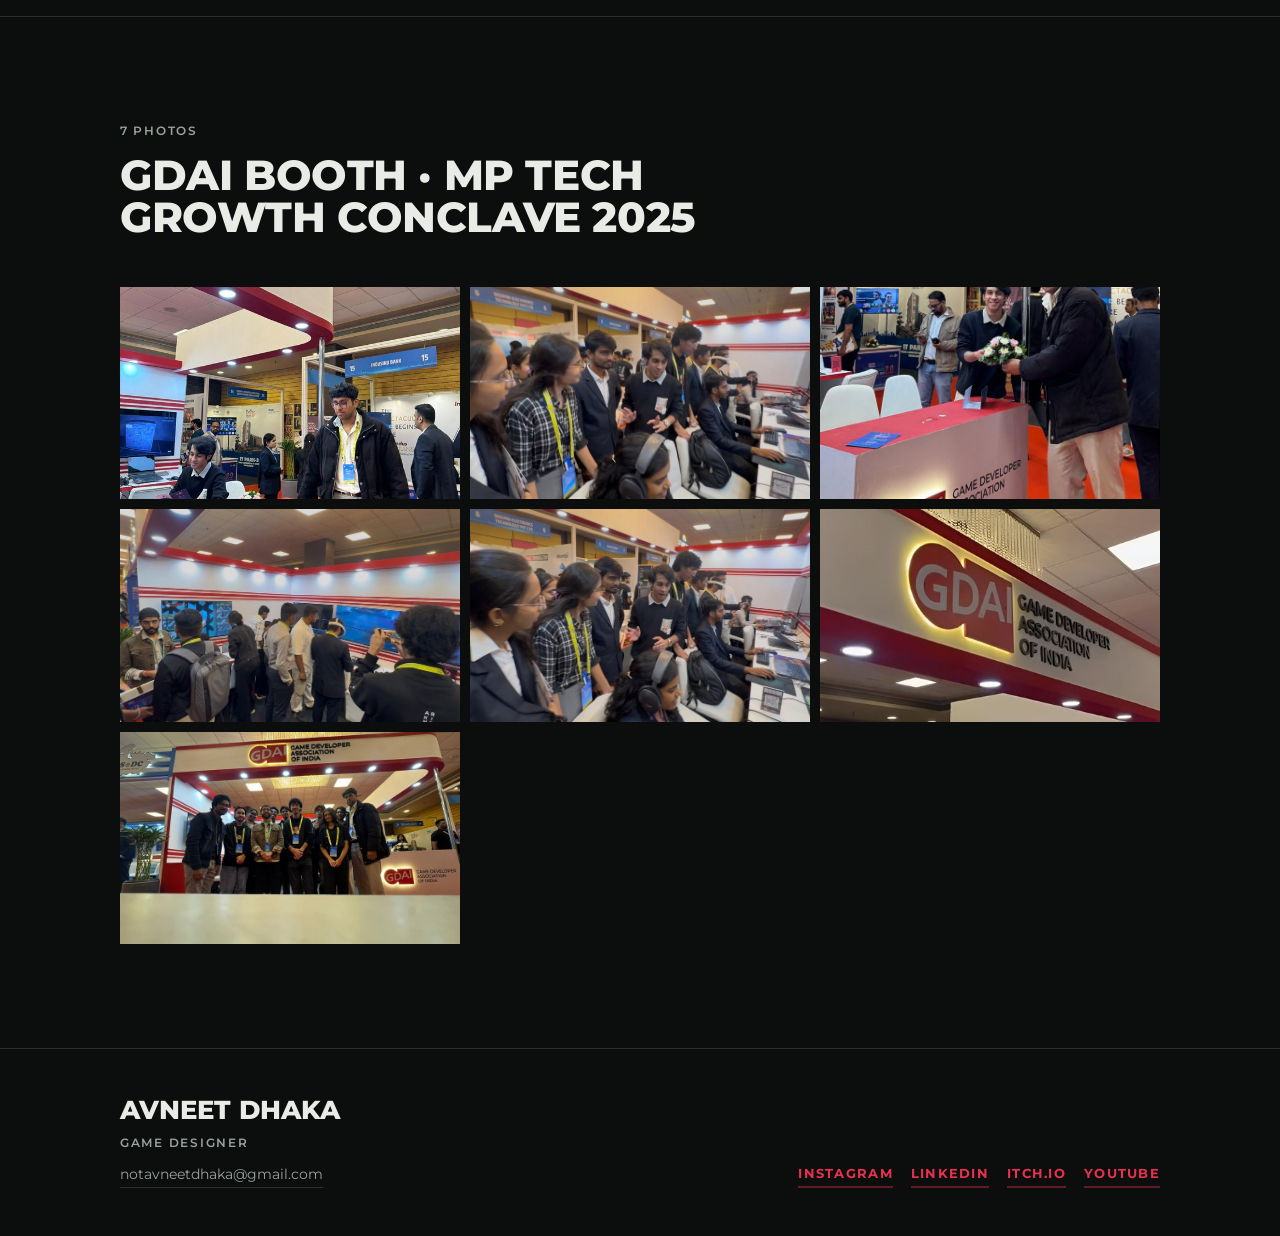
<file: gallery.html>
<!doctype html>
<html lang="en">
<head>
<meta charset="utf-8">
<meta name="viewport" content="width=device-width, initial-scale=1, viewport-fit=cover">
<title>Gallery | Avneet Dhaka</title>
<meta name="description" content="Photos from IGDC Indie 40 2025 and the GDAI booth at MP Tech Growth Conclave 2025.">
<meta property="og:title" content="Gallery | Avneet Dhaka">
<meta property="og:description" content="Photos from IGDC Indie 40 2025 and the GDAI booth at MP Tech Growth Conclave 2025.">
<meta property="og:type" content="website">
<meta property="og:image" content="https://www.notavneetdhaka.com/images/avneet.jpg">
<meta name="twitter:card" content="summary_large_image">
<meta name="google-site-verification" content="pePcKmlKnHEFmmFaa659IvQ0HLYUi846LxJ08p3yav8">
<link rel="icon" type="image/png" href="images/favicon.png">
<link rel="preconnect" href="https://fonts.googleapis.com"><link rel="preconnect" href="https://fonts.gstatic.com" crossorigin><link rel="stylesheet" href="https://fonts.googleapis.com/css2?family=Montserrat:wght@400;500;600;700;800&display=swap">
<link rel="stylesheet" href="style.css">
</head>
<body>
<header class="site-head">
  <div class="wrap">
    <a class="brand" href="index.html"><img src="images/logo-white.png" alt=""><span>Avneet Dhaka</span></a>
    <button class="menu-btn" type="button" aria-expanded="false" aria-controls="nav">Menu</button>
    <nav class="nav" id="nav"><a href="index.html">Home</a><a href="gallery.html" aria-current="page">Gallery</a><a href="projects.html">Projects</a><a href="designer-diary.html">Designer Diary</a><a href="index.html#contact">Contact</a></nav>
  </div>
</header>
<main>

<div class="page-head"><div class="wrap">
  <p class="label amber">Events &amp; showcases</p>
  <h1>Gallery</h1>
  <p class="intro">Home Invader on the floor at IGDC 2025 as part of the Indie 40, and at the GDAI booth at MP Tech Growth Conclave 2025.</p>
</div></div>
<section>
  <div class="wrap">
    <div class="sec-head"><p class="label">12 photos</p><h2>IGDC Indie 40 · 2025</h2></div>
    <div class="gallery">
<button type="button" class="shot zoom" data-full="images/highlights/igdc/aa23c5519635.jpg" data-group="igdc" aria-label="View IGDC Indie 40 2025 photo 1 larger"><img src="images/highlights/igdc/aa23c5519635.jpg" alt="IGDC Indie 40 2025 photo 1" loading="lazy"></button>
<button type="button" class="shot zoom" data-full="images/highlights/igdc/2430438ec23d.jpg" data-group="igdc" aria-label="View IGDC Indie 40 2025 photo 2 larger"><img src="images/highlights/igdc/2430438ec23d.jpg" alt="IGDC Indie 40 2025 photo 2" loading="lazy"></button>
<button type="button" class="shot zoom" data-full="images/highlights/igdc/d7daffa48a71.jpg" data-group="igdc" aria-label="View IGDC Indie 40 2025 photo 3 larger"><img src="images/highlights/igdc/d7daffa48a71.jpg" alt="IGDC Indie 40 2025 photo 3" loading="lazy"></button>
<button type="button" class="shot zoom" data-full="images/highlights/igdc/6382ebd94264.jpg" data-group="igdc" aria-label="View IGDC Indie 40 2025 photo 4 larger"><img src="images/highlights/igdc/6382ebd94264.jpg" alt="IGDC Indie 40 2025 photo 4" loading="lazy"></button>
<button type="button" class="shot zoom" data-full="images/highlights/igdc/a3785fa608eb.jpg" data-group="igdc" aria-label="View IGDC Indie 40 2025 photo 5 larger"><img src="images/highlights/igdc/a3785fa608eb.jpg" alt="IGDC Indie 40 2025 photo 5" loading="lazy"></button>
<button type="button" class="shot zoom" data-full="images/highlights/igdc/c03011107406.jpg" data-group="igdc" aria-label="View IGDC Indie 40 2025 photo 6 larger"><img src="images/highlights/igdc/c03011107406.jpg" alt="IGDC Indie 40 2025 photo 6" loading="lazy"></button>
<button type="button" class="shot zoom" data-full="images/highlights/igdc/dad4a342869b.jpg" data-group="igdc" aria-label="View IGDC Indie 40 2025 photo 7 larger"><img src="images/highlights/igdc/dad4a342869b.jpg" alt="IGDC Indie 40 2025 photo 7" loading="lazy"></button>
<button type="button" class="shot zoom" data-full="images/highlights/igdc/1fb0b1091b03.jpg" data-group="igdc" aria-label="View IGDC Indie 40 2025 photo 8 larger"><img src="images/highlights/igdc/1fb0b1091b03.jpg" alt="IGDC Indie 40 2025 photo 8" loading="lazy"></button>
<button type="button" class="shot zoom" data-full="images/highlights/igdc/98c588dd94ac.jpg" data-group="igdc" aria-label="View IGDC Indie 40 2025 photo 9 larger"><img src="images/highlights/igdc/98c588dd94ac.jpg" alt="IGDC Indie 40 2025 photo 9" loading="lazy"></button>
<button type="button" class="shot zoom" data-full="images/highlights/igdc/86ce68e36e10.jpg" data-group="igdc" aria-label="View IGDC Indie 40 2025 photo 10 larger"><img src="images/highlights/igdc/86ce68e36e10.jpg" alt="IGDC Indie 40 2025 photo 10" loading="lazy"></button>
<button type="button" class="shot zoom" data-full="images/highlights/igdc/52bf89f8eb5a.jpg" data-group="igdc" aria-label="View IGDC Indie 40 2025 photo 11 larger"><img src="images/highlights/igdc/52bf89f8eb5a.jpg" alt="IGDC Indie 40 2025 photo 11" loading="lazy"></button>
<button type="button" class="shot zoom" data-full="images/highlights/igdc/461ad5c83b38.jpg" data-group="igdc" aria-label="View IGDC Indie 40 2025 photo 12 larger"><img src="images/highlights/igdc/461ad5c83b38.jpg" alt="IGDC Indie 40 2025 photo 12" loading="lazy"></button>
</div>
  </div>
</section>
<section>
  <div class="wrap">
    <div class="sec-head"><p class="label">7 photos</p><h2>GDAI Booth · MP Tech Growth Conclave 2025</h2></div>
    <div class="gallery wide">
<button type="button" class="shot zoom" data-full="images/highlights/gdai/3def92a77910.jpg" data-group="gdai" aria-label="View GDAI booth photo 1 larger"><img src="images/highlights/gdai/3def92a77910.jpg" alt="GDAI booth photo 1" loading="lazy"></button>
<button type="button" class="shot zoom" data-full="images/highlights/gdai/b43ae1edffd5.jpg" data-group="gdai" aria-label="View GDAI booth photo 2 larger"><img src="images/highlights/gdai/b43ae1edffd5.jpg" alt="GDAI booth photo 2" loading="lazy"></button>
<button type="button" class="shot zoom" data-full="images/highlights/gdai/f9c2fa8a286b.jpg" data-group="gdai" aria-label="View GDAI booth photo 3 larger"><img src="images/highlights/gdai/f9c2fa8a286b.jpg" alt="GDAI booth photo 3" loading="lazy"></button>
<button type="button" class="shot zoom" data-full="images/highlights/gdai/4e12387d4ad2.jpg" data-group="gdai" aria-label="View GDAI booth photo 4 larger"><img src="images/highlights/gdai/4e12387d4ad2.jpg" alt="GDAI booth photo 4" loading="lazy"></button>
<button type="button" class="shot zoom" data-full="images/highlights/gdai/ebc3953fc197.jpg" data-group="gdai" aria-label="View GDAI booth photo 5 larger"><img src="images/highlights/gdai/ebc3953fc197.jpg" alt="GDAI booth photo 5" loading="lazy"></button>
<button type="button" class="shot zoom" data-full="images/highlights/gdai/44f66879c415.jpg" data-group="gdai" aria-label="View GDAI booth photo 6 larger"><img src="images/highlights/gdai/44f66879c415.jpg" alt="GDAI booth photo 6" loading="lazy"></button>
<button type="button" class="shot zoom" data-full="images/highlights/gdai/3ee1b6219fd7.jpg" data-group="gdai" aria-label="View GDAI booth photo 7 larger"><img src="images/highlights/gdai/3ee1b6219fd7.jpg" alt="GDAI booth photo 7" loading="lazy"></button>
</div>
  </div>
</section>

</main>
<footer class="site-foot">
  <div class="wrap">
    <div style="display:grid;gap:10px">
      <div class="name">Avneet Dhaka</div>
      <div class="label">Game Designer</div>
      <a class="foot-mail" href="mailto:notavneetdhaka@gmail.com">notavneetdhaka@gmail.com</a>
    </div>
    <div class="socials">
      <a class="s-instagram" href="https://www.instagram.com/notavneet" target="_blank" rel="noopener">Instagram</a>
      <a class="s-linkedin" href="https://www.linkedin.com/in/avneetdhaka/" target="_blank" rel="noopener">LinkedIn</a>
      <a class="s-itch" href="https://notavneetdhaka.itch.io/" target="_blank" rel="noopener">itch.io</a>
      <a class="s-youtube" href="https://www.youtube.com/@not.avneet" target="_blank" rel="noopener">YouTube</a>
    </div>
  </div>
</footer>
<script src="script.js"></script>
</body>
</html>
</file>
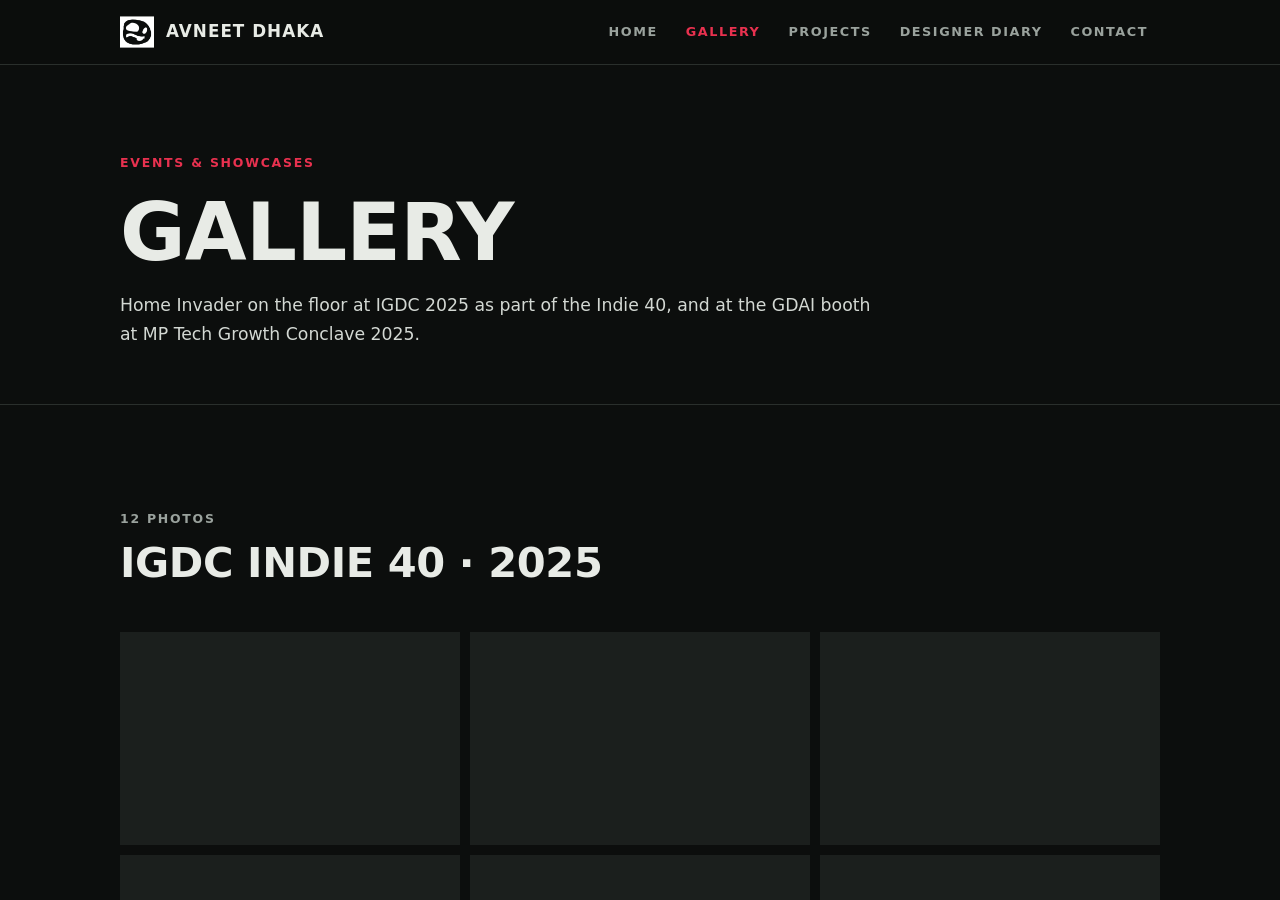
<file: highlights.html>
<!doctype html><meta charset="utf-8"><title>Gallery | Avneet Dhaka</title><meta http-equiv="refresh" content="0; url=gallery.html"><link rel="canonical" href="gallery.html"><p><a href="gallery.html">Go to the Gallery</a></p>
</file>
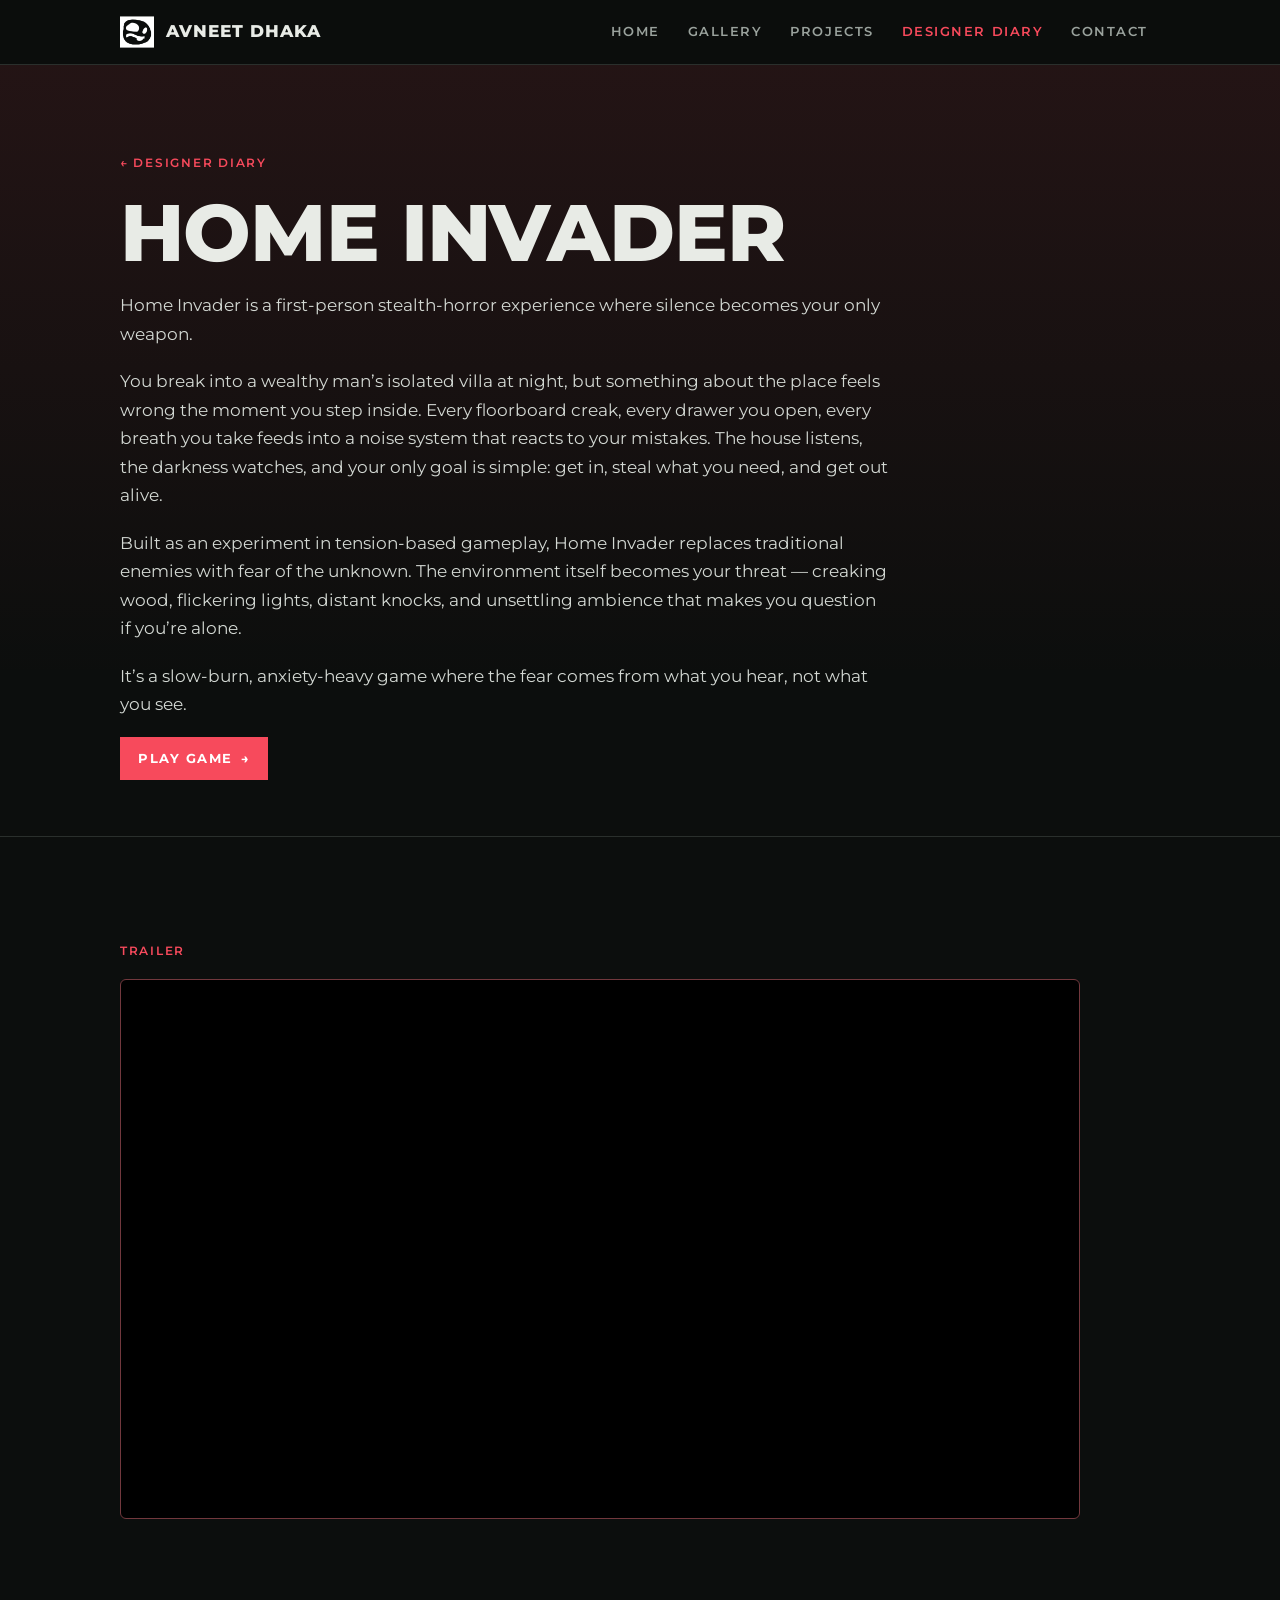
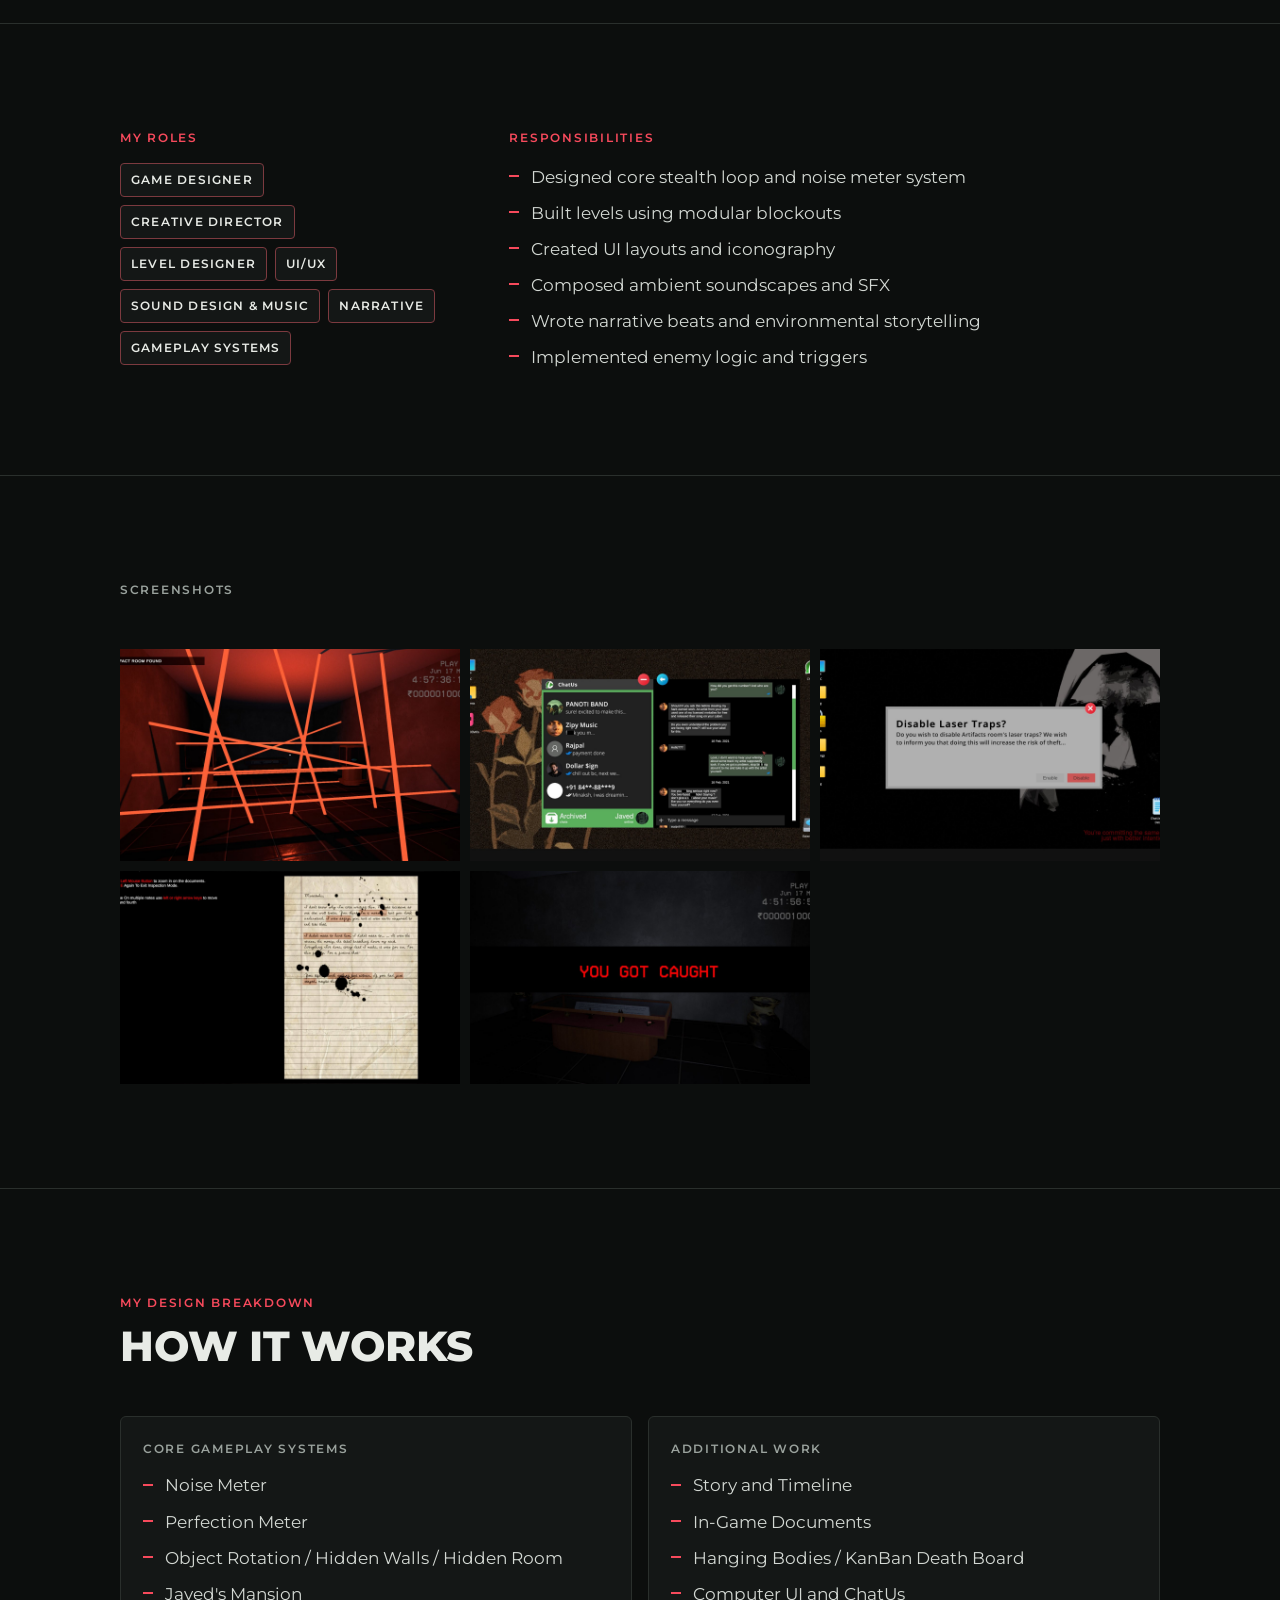
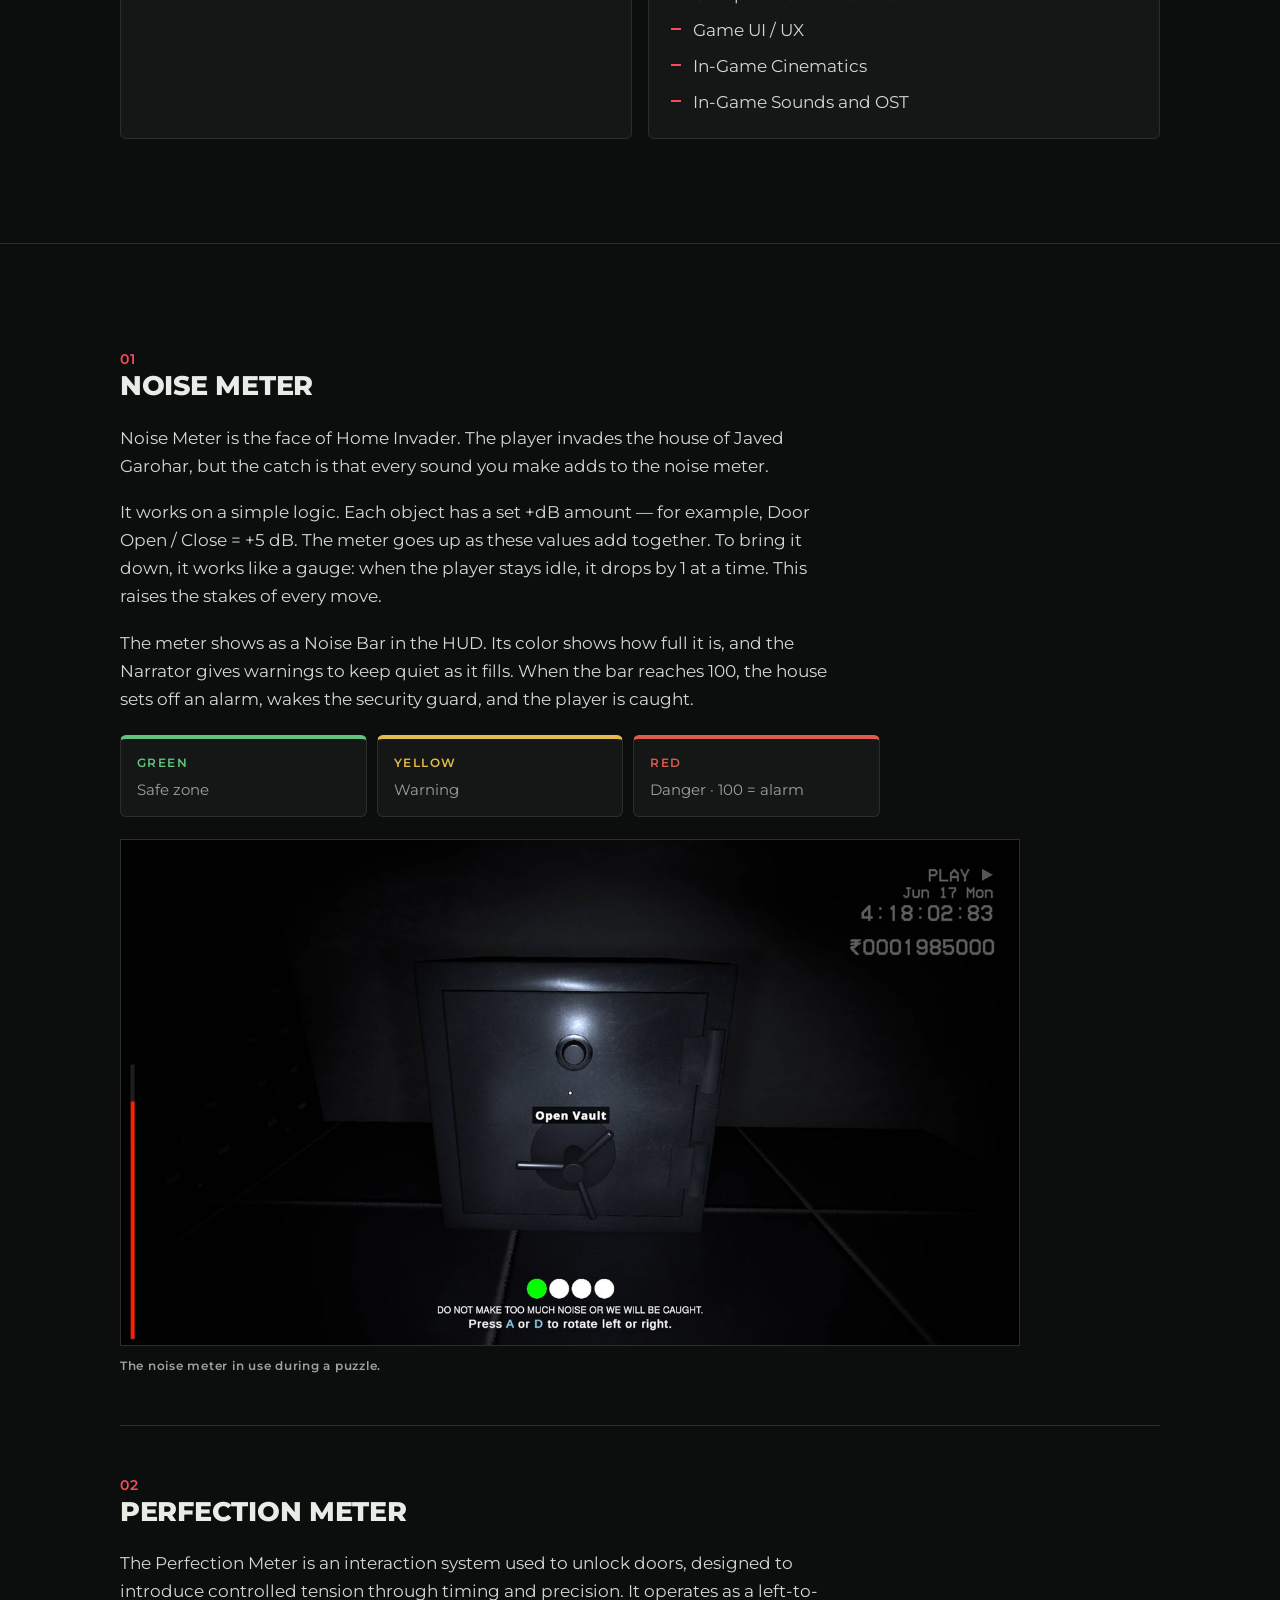
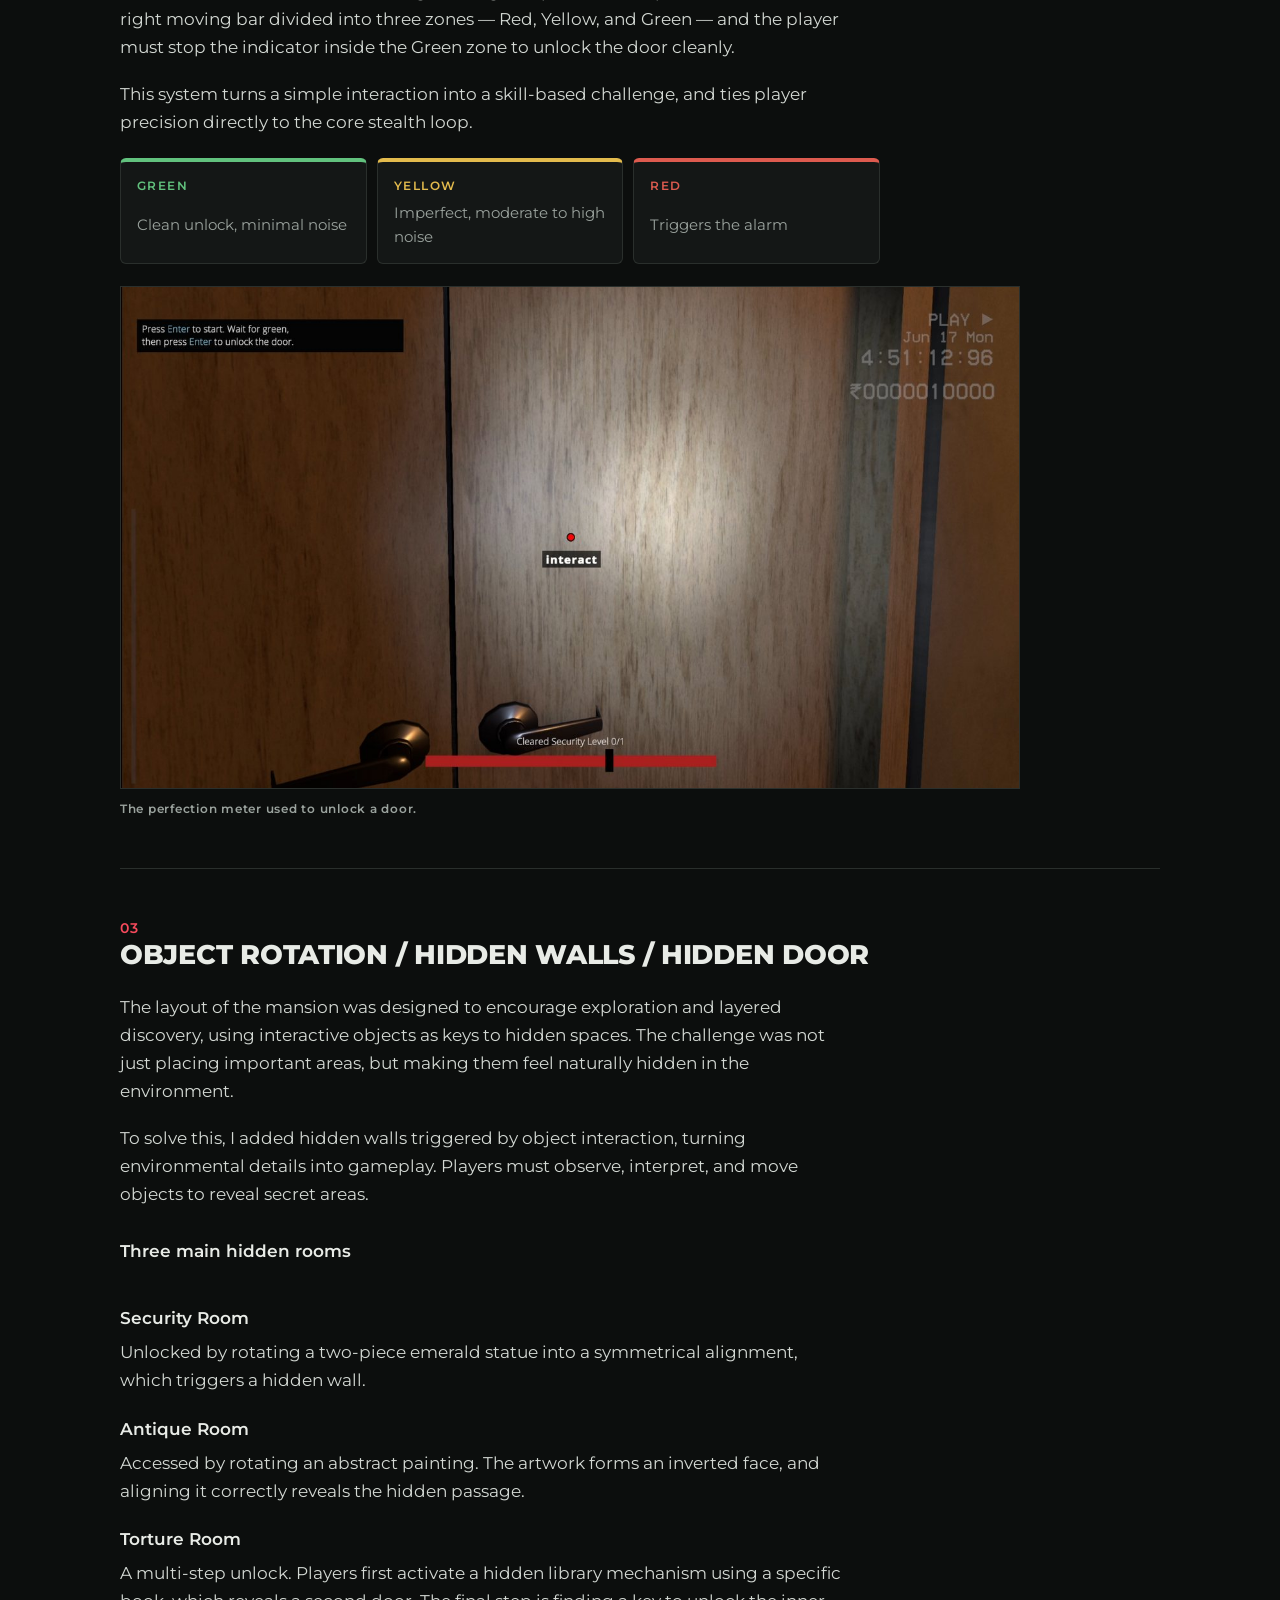
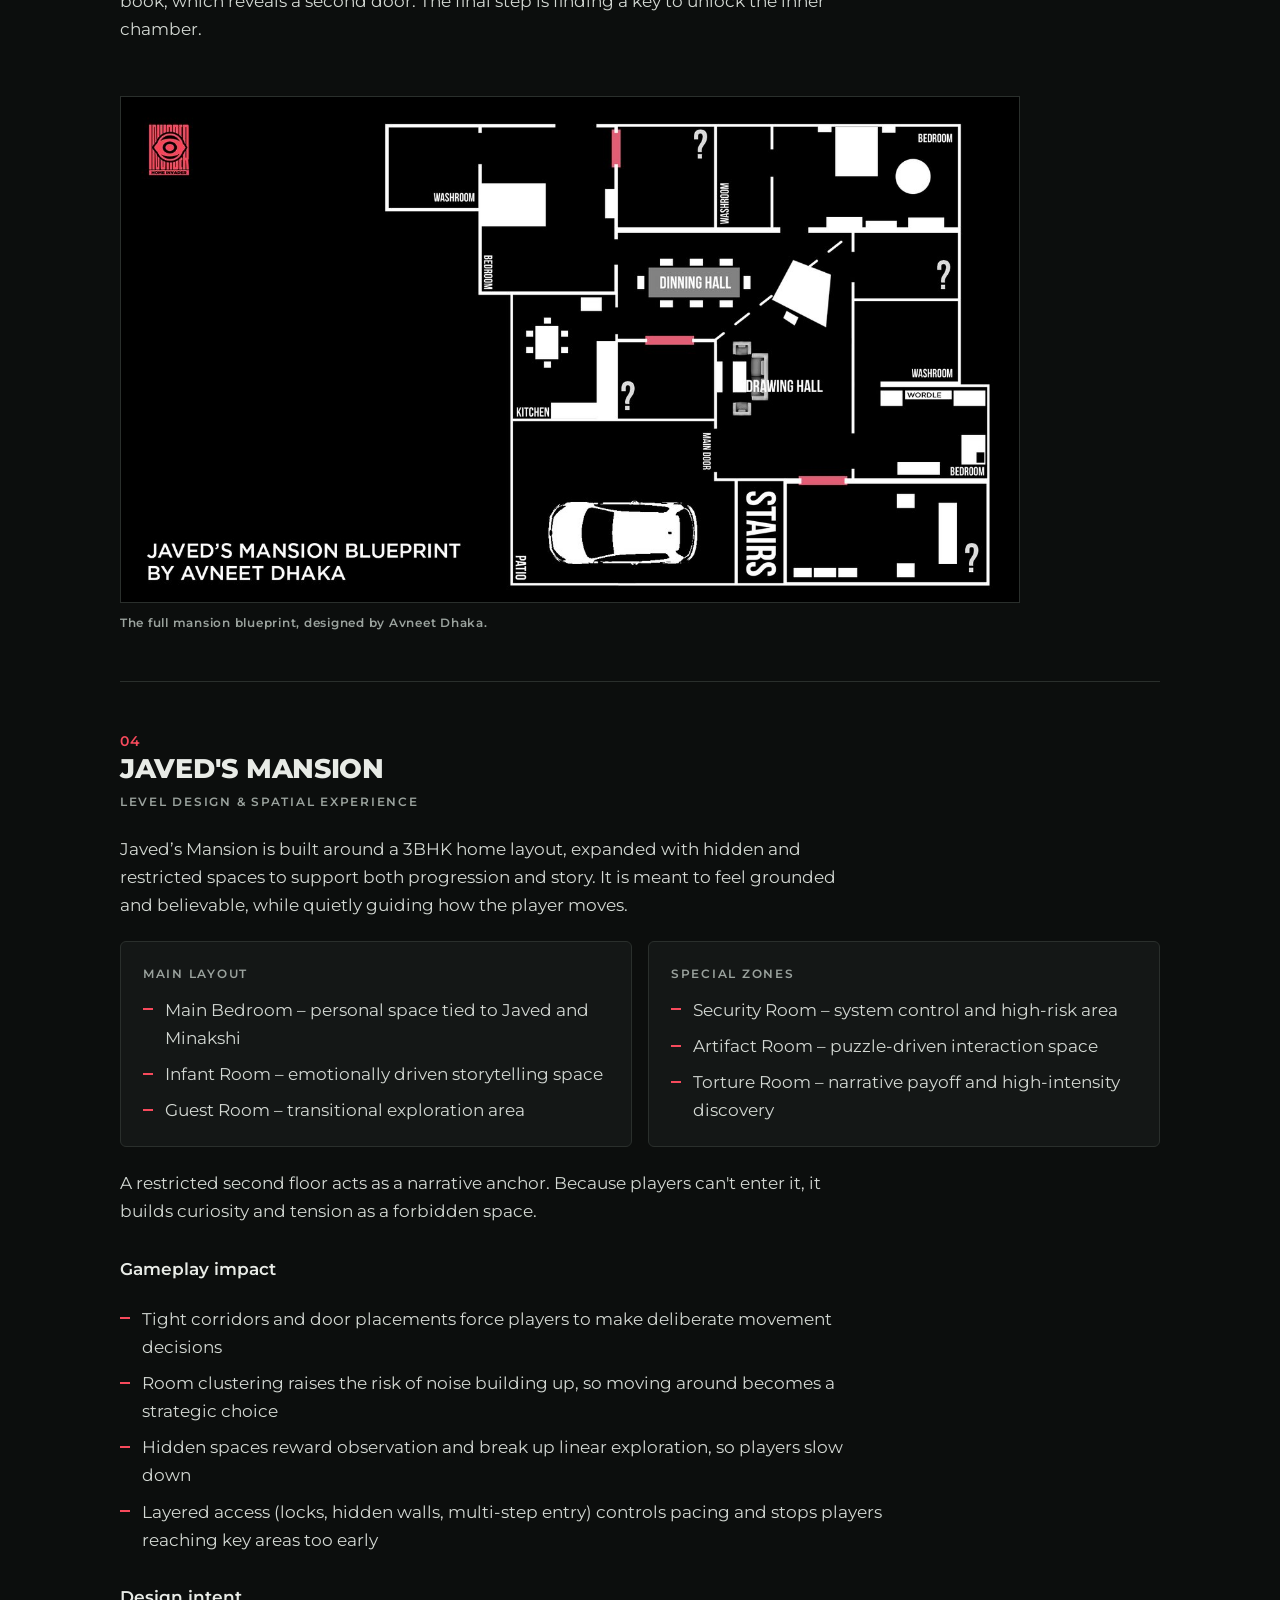
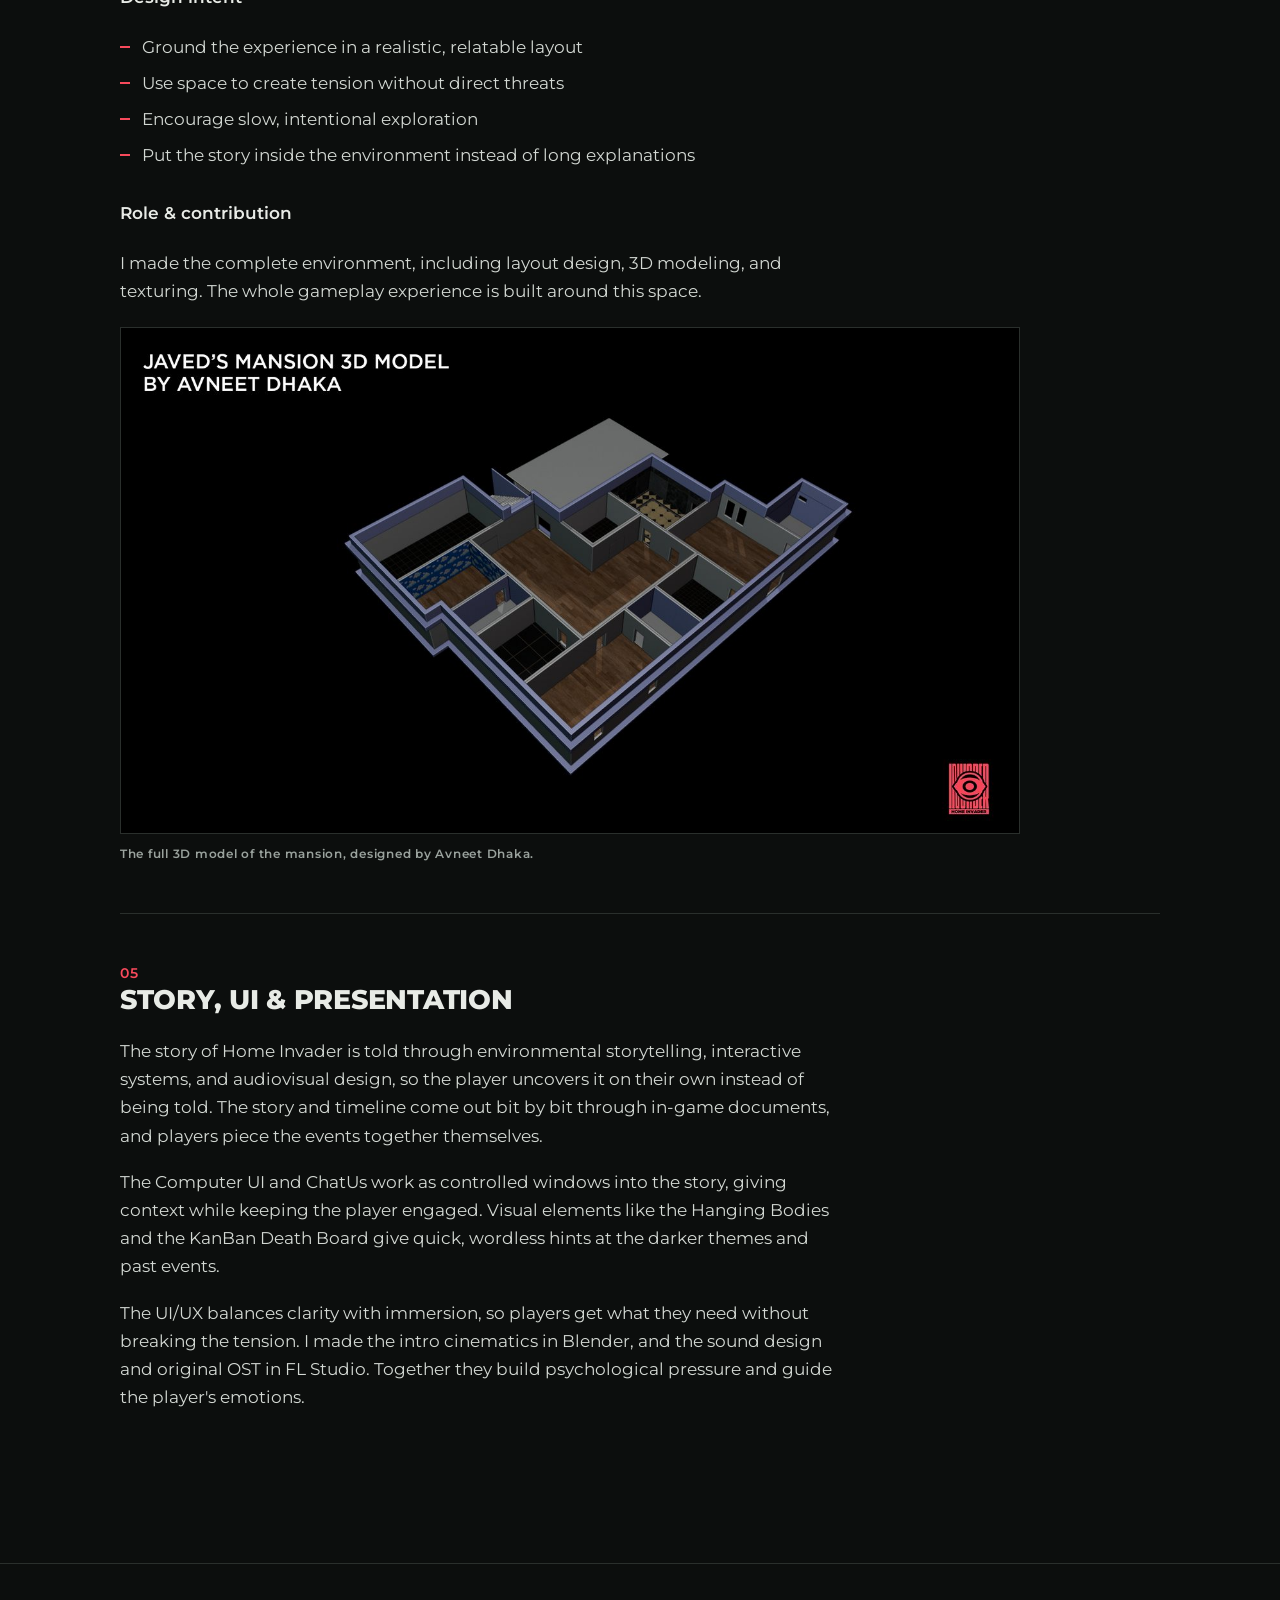
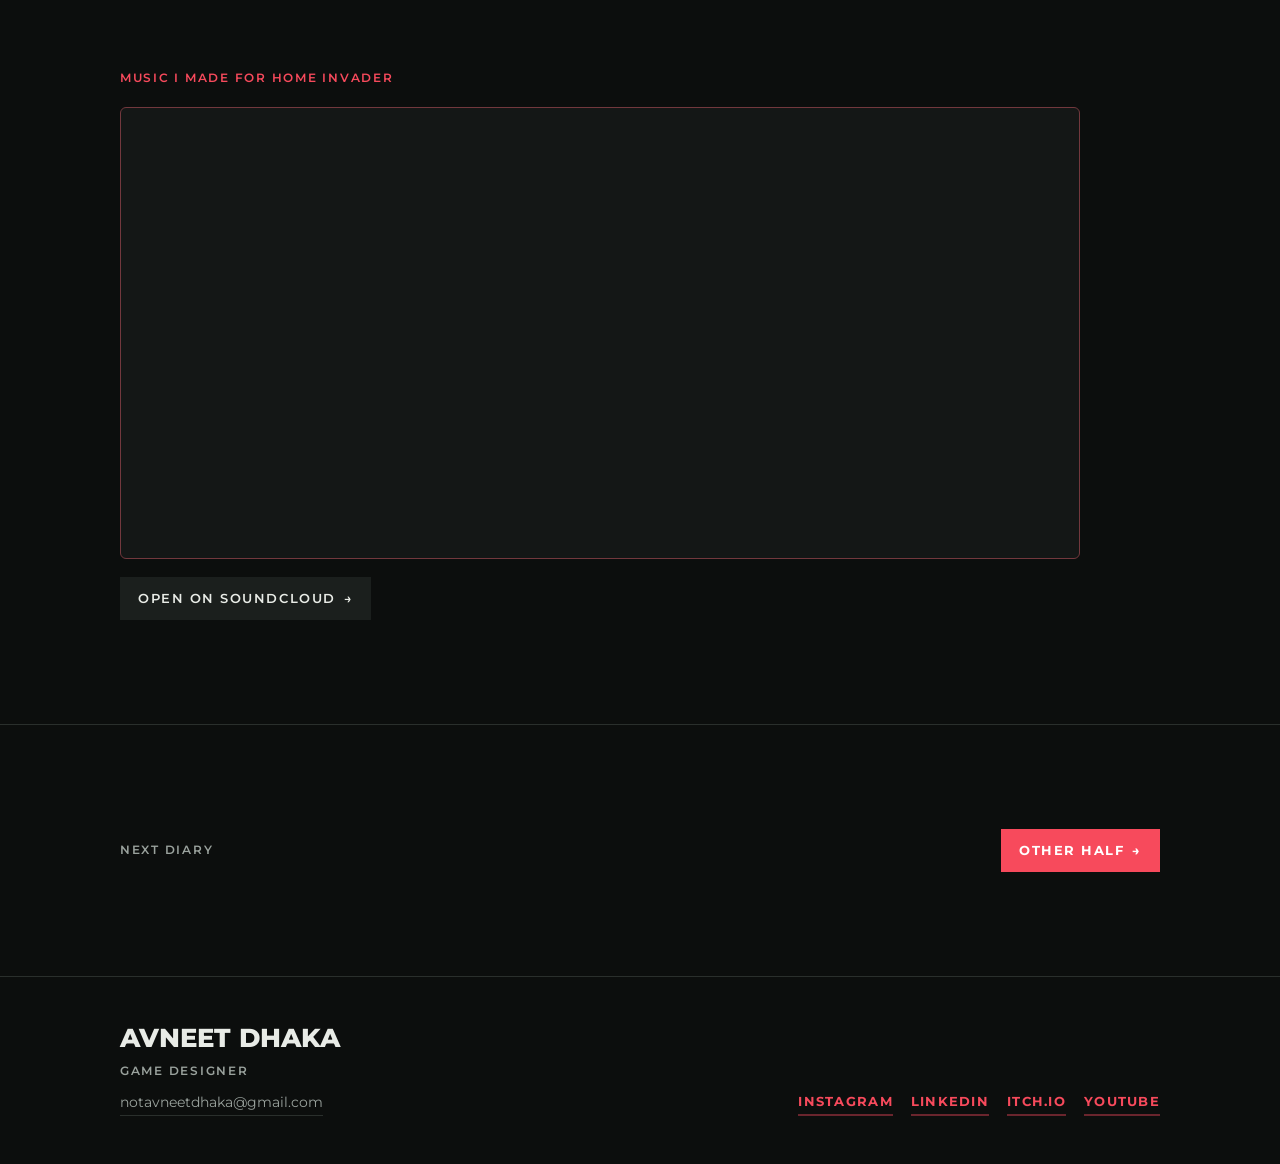
<file: home-invader.html>
<!doctype html>
<html lang="en">
<head>
<meta charset="utf-8">
<meta name="viewport" content="width=device-width, initial-scale=1, viewport-fit=cover">
<title>Home Invader Designer Diary | Avneet Dhaka</title>
<meta name="description" content="Designer diary for Home Invader: noise meter, perfection meter, hidden rooms and the mansion&#x27;s level design.">
<meta property="og:title" content="Home Invader Designer Diary | Avneet Dhaka">
<meta property="og:description" content="Designer diary for Home Invader: noise meter, perfection meter, hidden rooms and the mansion&#x27;s level design.">
<meta property="og:type" content="website">
<meta property="og:image" content="https://www.notavneetdhaka.com/images/avneet.jpg">
<meta name="twitter:card" content="summary_large_image">
<meta name="google-site-verification" content="pePcKmlKnHEFmmFaa659IvQ0HLYUi846LxJ08p3yav8">
<link rel="icon" type="image/png" href="images/favicon.png">
<link rel="preconnect" href="https://fonts.googleapis.com"><link rel="preconnect" href="https://fonts.gstatic.com" crossorigin><link rel="stylesheet" href="https://fonts.googleapis.com/css2?family=Montserrat:wght@400;500;600;700;800&display=swap">
<link rel="stylesheet" href="style.css">
</head>
<body class="themed" style="--accent: #f74a5c; --accent-ink: #fff">
<header class="site-head">
  <div class="wrap">
    <a class="brand" href="index.html"><img src="images/logo-white.png" alt=""><span>Avneet Dhaka</span></a>
    <button class="menu-btn" type="button" aria-expanded="false" aria-controls="nav">Menu</button>
    <nav class="nav" id="nav"><a href="index.html">Home</a><a href="gallery.html">Gallery</a><a href="projects.html">Projects</a><a href="designer-diary.html" aria-current="page">Designer Diary</a><a href="index.html#contact">Contact</a></nav>
  </div>
</header>
<main>

<div class="page-head"><div class="wrap">
  <p class="label amber"><a href="designer-diary.html" style="text-decoration:none">← Designer Diary</a></p>
  <h1>Home Invader</h1>
  <div class="prose intro"><p>Home Invader is a first-person stealth-horror experience where silence becomes your only weapon.</p><p>You break into a wealthy man’s isolated villa at night, but something about the place feels wrong the moment you step inside. Every floorboard creak, every drawer you open, every breath you take feeds into a noise system that reacts to your mistakes. The house listens, the darkness watches, and your only goal is simple: get in, steal what you need, and get out alive.</p><p>Built as an experiment in tension-based gameplay, Home Invader replaces traditional enemies with fear of the unknown. The environment itself becomes your threat — creaking wood, flickering lights, distant knocks, and unsettling ambience that makes you question if you’re alone.</p><p>It’s a slow-burn, anxiety-heavy game where the fear comes from what you hear, not what you see.</p></div>
  <div class="btns"><a class="btn primary" href="https://store.steampowered.com/app/4437710/Home_Invader/" target="_blank" rel="noopener">Play Game <span class="arr">→</span></a></div>
</div></div>
<section><div class="wrap" style="display:grid;gap:18px"><p class="label amber">Trailer</p><div style="max-width:960px"><div class="yt"><iframe src="https://www.youtube.com/embed/MmahKEm4LpM" title="Home Invader trailer" loading="lazy" allow="accelerometer; autoplay; clipboard-write; encrypted-media; gyroscope; picture-in-picture; web-share" referrerpolicy="strict-origin-when-cross-origin" allowfullscreen></iframe></div></div></div></section>
<section><div class="wrap two-col">
  <div style="display:grid;gap:14px;align-content:start"><p class="label amber">My roles</p><div class="chips"><span class="chip">Game Designer</span><span class="chip">Creative Director</span><span class="chip">Level Designer</span><span class="chip">UI/UX</span><span class="chip">Sound Design &amp; Music</span><span class="chip">Narrative</span><span class="chip">Gameplay Systems</span></div></div>
  <div style="display:grid;gap:14px;min-width:0"><p class="label amber">Responsibilities</p><ul class="ticks"><li>Designed core stealth loop and noise meter system</li><li>Built levels using modular blockouts</li><li>Created UI layouts and iconography</li><li>Composed ambient soundscapes and SFX</li><li>Wrote narrative beats and environmental storytelling</li><li>Implemented enemy logic and triggers</li></ul></div>
</div></section>
<section><div class="wrap">
  <div class="sec-head"><p class="label">Screenshots</p></div>
  <div class="gallery wide">
<button type="button" class="shot zoom" data-full="images/games/home-invader/shot-01.jpg" data-group="hi" aria-label="View Home Invader screenshot 1 larger"><img src="images/games/home-invader/shot-01.jpg" alt="Home Invader screenshot 1" loading="lazy"></button>
<button type="button" class="shot zoom" data-full="images/games/home-invader/shot-02.jpg" data-group="hi" aria-label="View Home Invader screenshot 2 larger"><img src="images/games/home-invader/shot-02.jpg" alt="Home Invader screenshot 2" loading="lazy"></button>
<button type="button" class="shot zoom" data-full="images/games/home-invader/shot-03.jpg" data-group="hi" aria-label="View Home Invader screenshot 3 larger"><img src="images/games/home-invader/shot-03.jpg" alt="Home Invader screenshot 3" loading="lazy"></button>
<button type="button" class="shot zoom" data-full="images/games/home-invader/shot-04.jpg" data-group="hi" aria-label="View Home Invader screenshot 4 larger"><img src="images/games/home-invader/shot-04.jpg" alt="Home Invader screenshot 4" loading="lazy"></button>
<button type="button" class="shot zoom" data-full="images/games/home-invader/shot-05.jpg" data-group="hi" aria-label="View Home Invader screenshot 5 larger"><img src="images/games/home-invader/shot-05.jpg" alt="Home Invader screenshot 5" loading="lazy"></button>
</div>
</div></section>

<section><div class="wrap">
  <div class="sec-head"><p class="label amber">My design breakdown</p><h2>How it works</h2></div>
  <div class="toc">
    <div><p class="label">Core gameplay systems</p><ul class="ticks"><li>Noise Meter</li><li>Perfection Meter</li><li>Object Rotation / Hidden Walls / Hidden Room</li><li>Javed's Mansion</li></ul></div>
    <div><p class="label">Additional work</p><ul class="ticks"><li>Story and Timeline</li><li>In-Game Documents</li><li>Hanging Bodies / KanBan Death Board</li><li>Computer UI and ChatUs</li><li>Game UI / UX</li><li>In-Game Cinematics</li><li>In-Game Sounds and OST</li></ul></div>
  </div>
</div></section>

<section><div class="wrap">
  <div class="block">
    <div><p class="num">01</p><h3>Noise Meter</h3></div>
    <div class="prose">
      <p>Noise Meter is the face of Home Invader. The player invades the house of Javed Garohar, but the catch is that every sound you make adds to the noise meter.</p>
      <p>It works on a simple logic. Each object has a set +dB amount — for example, Door Open / Close = +5 dB. The meter goes up as these values add together. To bring it down, it works like a gauge: when the player stays idle, it drops by 1 at a time. This raises the stakes of every move.</p>
      <p>The meter shows as a Noise Bar in the HUD. Its color shows how full it is, and the Narrator gives warnings to keep quiet as it fills. When the bar reaches 100, the house sets off an alarm, wakes the security guard, and the player is caught.</p>
    </div>
    <div class="zones">
      <div class="zone g"><b>Green</b><span>Safe zone</span></div>
      <div class="zone y"><b>Yellow</b><span>Warning</span></div>
      <div class="zone r"><b>Red</b><span>Danger · 100 = alarm</span></div>
    </div>
    <figure><button type="button" class="shot zoom" data-full="images/games/home-invader/9d9dc20092ea.jpg" data-group="figures" aria-label="View larger: Noise meter during a puzzle"><img src="images/games/home-invader/9d9dc20092ea.jpg" alt="Noise meter during a puzzle" loading="lazy"></button><figcaption>The noise meter in use during a puzzle.</figcaption></figure>
  </div>

  <div class="block">
    <div><p class="num">02</p><h3>Perfection Meter</h3></div>
    <div class="prose">
      <p>The Perfection Meter is an interaction system used to unlock doors, designed to introduce controlled tension through timing and precision. It operates as a left-to-right moving bar divided into three zones — Red, Yellow, and Green — and the player must stop the indicator inside the Green zone to unlock the door cleanly.</p>
      <p>This system turns a simple interaction into a skill-based challenge, and ties player precision directly to the core stealth loop.</p>
    </div>
    <div class="zones">
      <div class="zone g"><b>Green</b><span>Clean unlock, minimal noise</span></div>
      <div class="zone y"><b>Yellow</b><span>Imperfect, moderate to high noise</span></div>
      <div class="zone r"><b>Red</b><span>Triggers the alarm</span></div>
    </div>
    <figure><button type="button" class="shot zoom" data-full="images/games/home-invader/c3fd127ba452.jpg" data-group="figures" aria-label="View larger: Perfection meter unlocking a door"><img src="images/games/home-invader/c3fd127ba452.jpg" alt="Perfection meter unlocking a door" loading="lazy"></button><figcaption>The perfection meter used to unlock a door.</figcaption></figure>
  </div>

  <div class="block">
    <div><p class="num">03</p><h3>Object Rotation / Hidden Walls / Hidden Door</h3></div>
    <div class="prose">
      <p>The layout of the mansion was designed to encourage exploration and layered discovery, using interactive objects as keys to hidden spaces. The challenge was not just placing important areas, but making them feel naturally hidden in the environment.</p>
      <p>To solve this, I added hidden walls triggered by object interaction, turning environmental details into gameplay. Players must observe, interpret, and move objects to reveal secret areas.</p>
    </div>
    <h4>Three main hidden rooms</h4>
    <dl class="qa">
      <dt>Security Room</dt><dd>Unlocked by rotating a two-piece emerald statue into a symmetrical alignment, which triggers a hidden wall.</dd>
      <dt>Antique Room</dt><dd>Accessed by rotating an abstract painting. The artwork forms an inverted face, and aligning it correctly reveals the hidden passage.</dd>
      <dt>Torture Room</dt><dd>A multi-step unlock. Players first activate a hidden library mechanism using a specific book, which reveals a second door. The final step is finding a key to unlock the inner chamber.</dd>
    </dl>
    <figure><button type="button" class="shot zoom" data-full="images/games/home-invader/f62b9a4854bc.jpg" data-group="figures" aria-label="View larger: Mansion map layout"><img src="images/games/home-invader/f62b9a4854bc.jpg" alt="Mansion map layout" loading="lazy"></button><figcaption>The full mansion blueprint, designed by Avneet Dhaka.</figcaption></figure>
  </div>

  <div class="block">
    <div><p class="num">04</p><h3>Javed's Mansion</h3><p class="label" style="margin-top:8px">Level design &amp; spatial experience</p></div>
    <div class="prose">
      <p>Javed’s Mansion is built around a 3BHK home layout, expanded with hidden and restricted spaces to support both progression and story. It is meant to feel grounded and believable, while quietly guiding how the player moves.</p>
    </div>
    <div class="toc">
      <div><p class="label">Main layout</p><ul class="ticks"><li>Main Bedroom – personal space tied to Javed and Minakshi</li><li>Infant Room – emotionally driven storytelling space</li><li>Guest Room – transitional exploration area</li></ul></div>
      <div><p class="label">Special zones</p><ul class="ticks"><li>Security Room – system control and high-risk area</li><li>Artifact Room – puzzle-driven interaction space</li><li>Torture Room – narrative payoff and high-intensity discovery</li></ul></div>
    </div>
    <div class="prose"><p>A restricted second floor acts as a narrative anchor. Because players can't enter it, it builds curiosity and tension as a forbidden space.</p></div>
    <h4>Gameplay impact</h4>
    <ul class="ticks"><li>Tight corridors and door placements force players to make deliberate movement decisions</li><li>Room clustering raises the risk of noise building up, so moving around becomes a strategic choice</li><li>Hidden spaces reward observation and break up linear exploration, so players slow down</li><li>Layered access (locks, hidden walls, multi-step entry) controls pacing and stops players reaching key areas too early</li></ul>
    <h4>Design intent</h4>
    <ul class="ticks"><li>Ground the experience in a realistic, relatable layout</li><li>Use space to create tension without direct threats</li><li>Encourage slow, intentional exploration</li><li>Put the story inside the environment instead of long explanations</li></ul>
    <h4>Role &amp; contribution</h4>
    <div class="prose"><p>I made the complete environment, including layout design, 3D modeling, and texturing. The whole gameplay experience is built around this space.</p></div>
    <figure><button type="button" class="shot zoom" data-full="images/games/home-invader/c27b146aeb2f.jpg" data-group="figures" aria-label="View larger: 3D model of the mansion"><img src="images/games/home-invader/c27b146aeb2f.jpg" alt="3D model of the mansion" loading="lazy"></button><figcaption>The full 3D model of the mansion, designed by Avneet Dhaka.</figcaption></figure>
  </div>

  <div class="block">
    <div><p class="num">05</p><h3>Story, UI &amp; Presentation</h3></div>
    <div class="prose">
      <p>The story of Home Invader is told through environmental storytelling, interactive systems, and audiovisual design, so the player uncovers it on their own instead of being told. The story and timeline come out bit by bit through in-game documents, and players piece the events together themselves.</p>
      <p>The Computer UI and ChatUs work as controlled windows into the story, giving context while keeping the player engaged. Visual elements like the Hanging Bodies and the KanBan Death Board give quick, wordless hints at the darker themes and past events.</p>
      <p>The UI/UX balances clarity with immersion, so players get what they need without breaking the tension. I made the intro cinematics in Blender, and the sound design and original OST in FL Studio. Together they build psychological pressure and guide the player's emotions.</p>
    </div>
  </div>
</div></section>

<section><div class="wrap" style="display:grid;gap:18px">
  <p class="label amber">Music I made for Home Invader</p>
  <div class="sc"><iframe title="Home Invader soundtrack" height="450" scrolling="no" frameborder="no" allow="autoplay; encrypted-media" loading="lazy" src="https://w.soundcloud.com/player/?url=https%3A//api.soundcloud.com/playlists/soundcloud%3Aplaylists%3A2148836369%3Fsecret_token%3Ds-GpPShs9nZJg&color=%23f74a5c&auto_play=false&hide_related=false&show_comments=true&show_user=true&show_reposts=false&show_teaser=true"></iframe></div><div class="btns"><a class="btn" href="https://soundcloud.com/avneet-dhaka/sets/home-invader/s-GpPShs9nZJg" target="_blank" rel="noopener">Open on SoundCloud <span class="arr">→</span></a></div>
</div></section>
<section><div class="wrap next-link">
  <span class="label">Next diary</span>
  <a class="btn primary" href="other-half.html">Other Half <span class="arr">→</span></a>
</div></section>

</main>
<footer class="site-foot">
  <div class="wrap">
    <div style="display:grid;gap:10px">
      <div class="name">Avneet Dhaka</div>
      <div class="label">Game Designer</div>
      <a class="foot-mail" href="mailto:notavneetdhaka@gmail.com">notavneetdhaka@gmail.com</a>
    </div>
    <div class="socials">
      <a class="s-instagram" href="https://www.instagram.com/notavneet" target="_blank" rel="noopener">Instagram</a>
      <a class="s-linkedin" href="https://www.linkedin.com/in/avneetdhaka/" target="_blank" rel="noopener">LinkedIn</a>
      <a class="s-itch" href="https://notavneetdhaka.itch.io/" target="_blank" rel="noopener">itch.io</a>
      <a class="s-youtube" href="https://www.youtube.com/@not.avneet" target="_blank" rel="noopener">YouTube</a>
    </div>
  </div>
</footer>
<script src="script.js"></script>
</body>
</html>
</file>
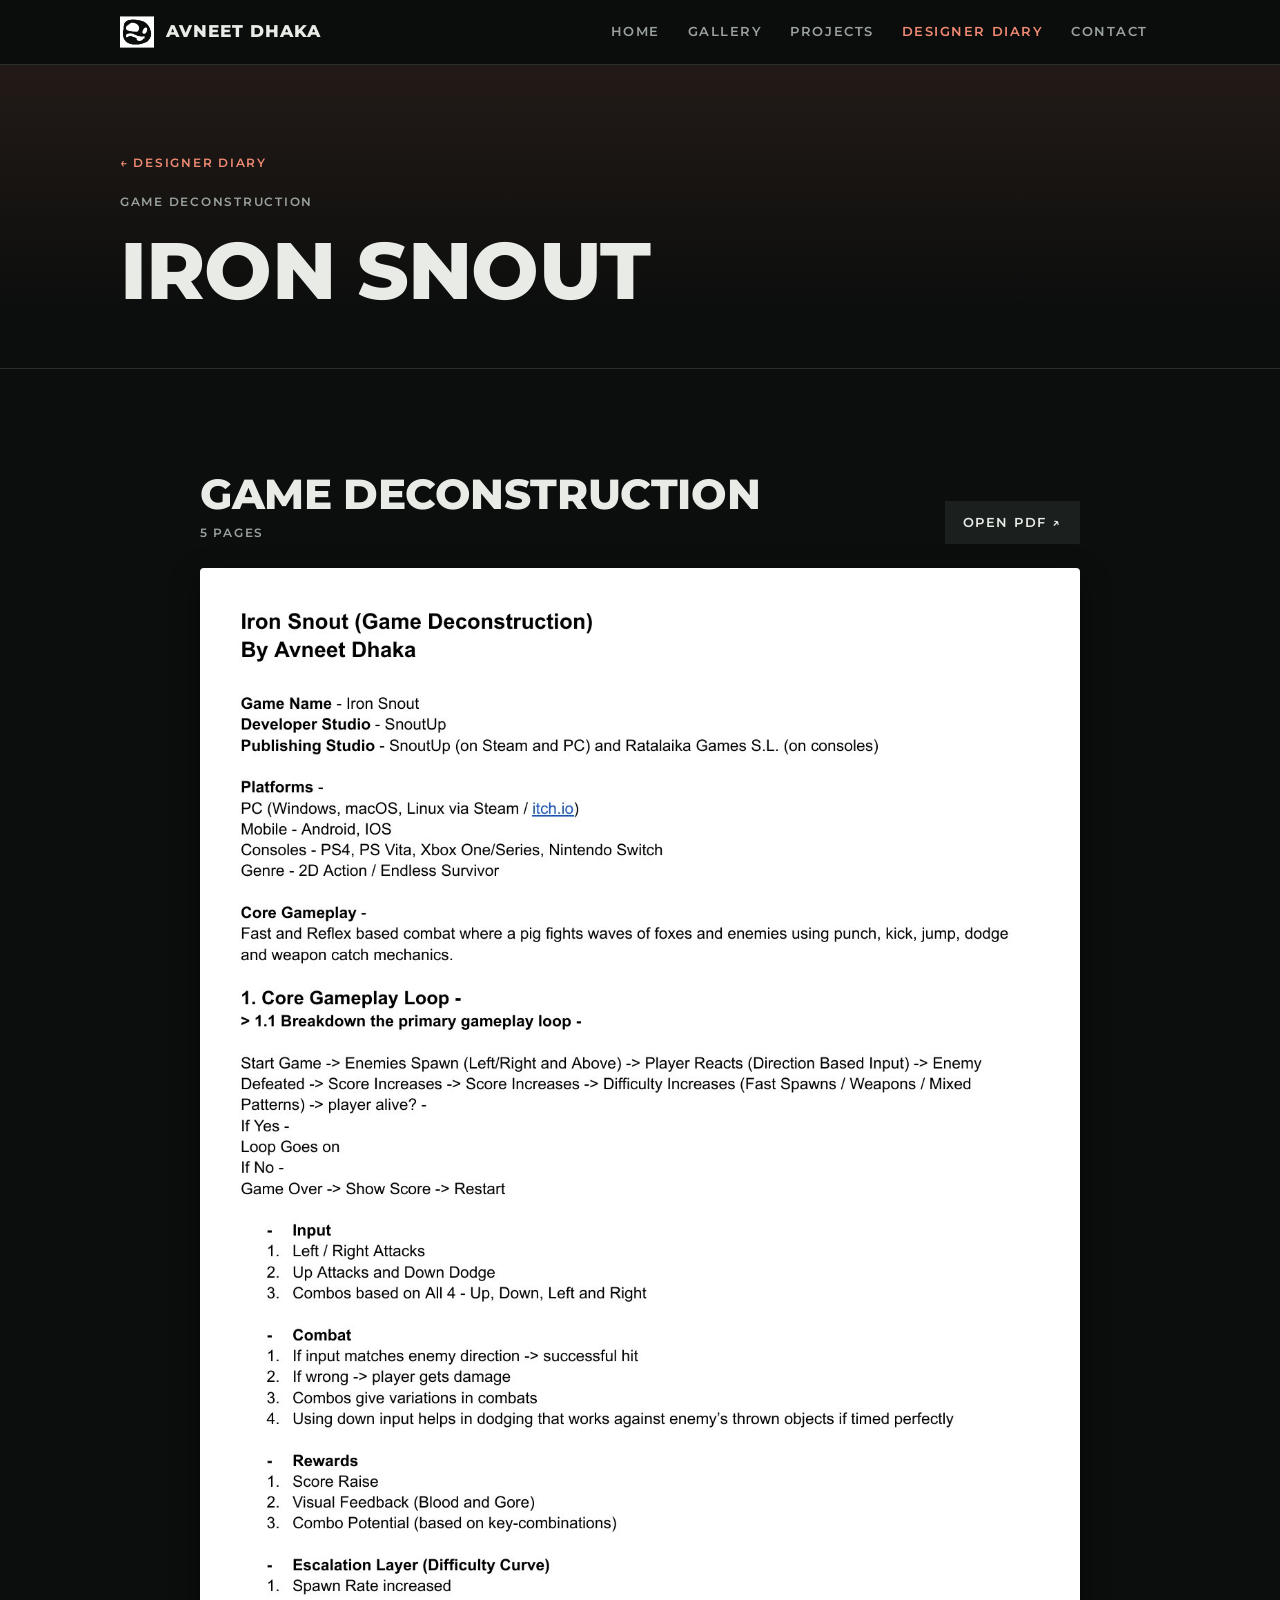
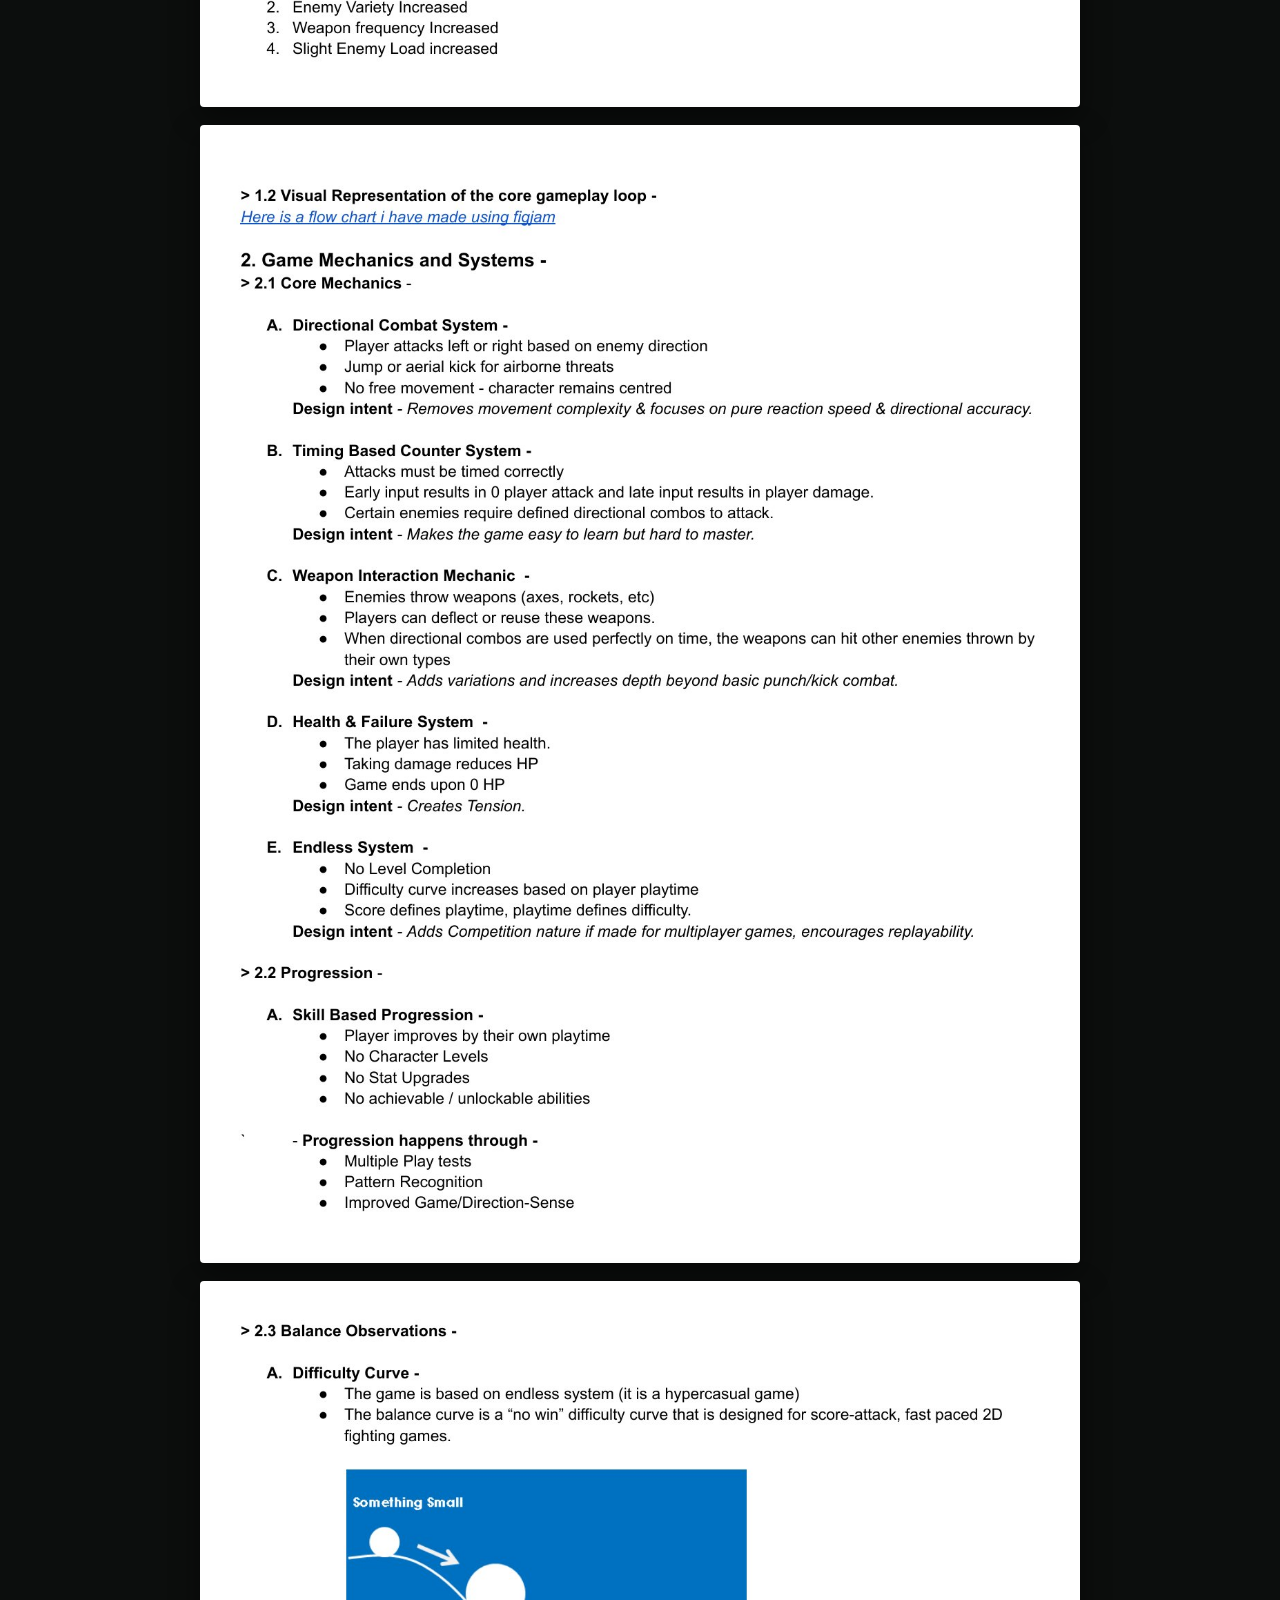
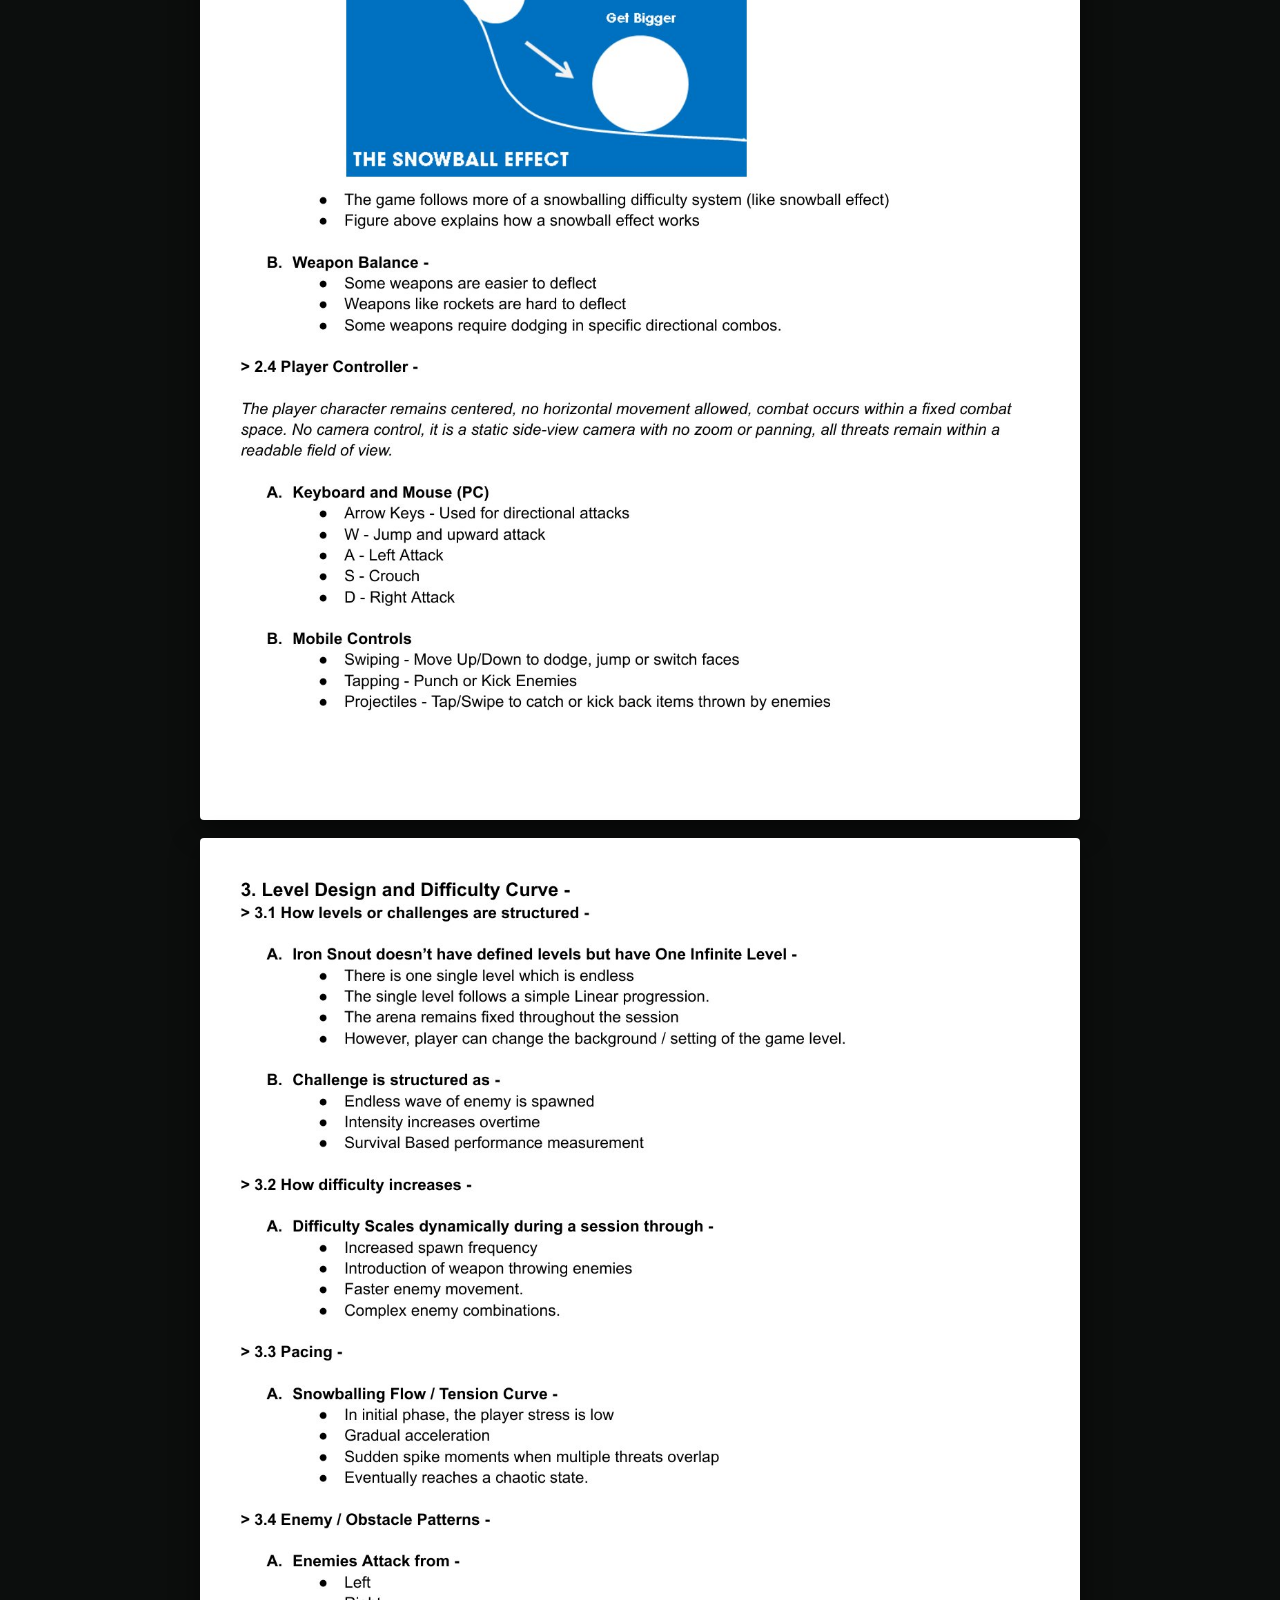
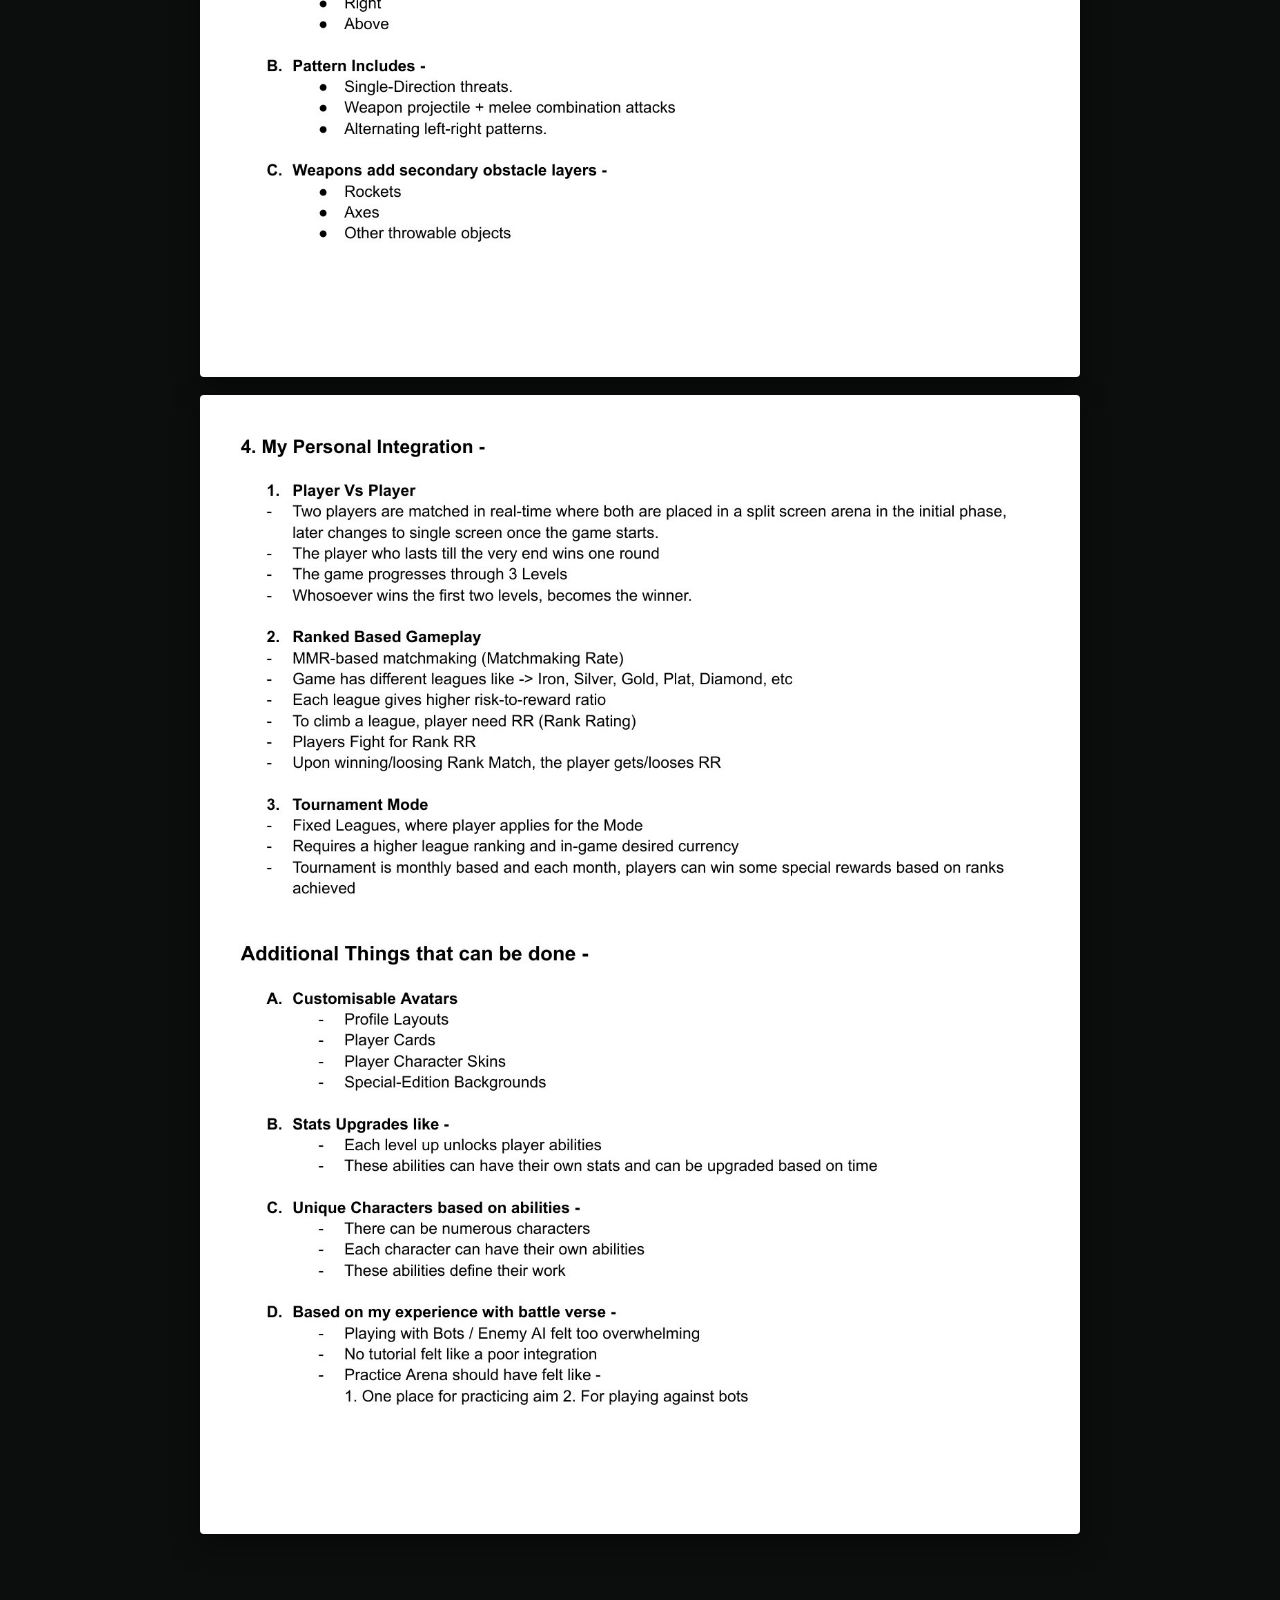
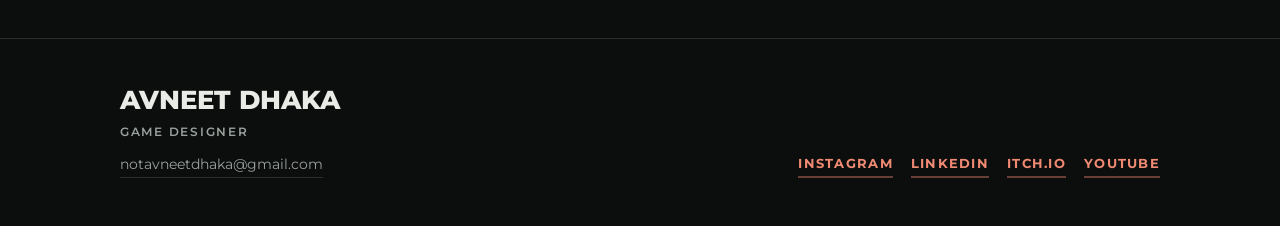
<file: iron-snout.html>
<!doctype html>
<html lang="en">
<head>
<meta charset="utf-8">
<meta name="viewport" content="width=device-width, initial-scale=1, viewport-fit=cover">
<title>Iron Snout | Avneet Dhaka</title>
<meta name="description" content="Avneet Dhaka is a Game Designer (Systems, Level &amp; Puzzle Design, UX) focused on gameplay systems, level design and player psychology. Portfolio of game projects and design work.">
<meta property="og:title" content="Iron Snout | Avneet Dhaka">
<meta property="og:description" content="Avneet Dhaka is a Game Designer (Systems, Level &amp; Puzzle Design, UX) focused on gameplay systems, level design and player psychology. Portfolio of game projects and design work.">
<meta property="og:type" content="website">
<meta property="og:image" content="https://www.notavneetdhaka.com/images/avneet.jpg">
<meta name="twitter:card" content="summary_large_image">
<meta name="google-site-verification" content="pePcKmlKnHEFmmFaa659IvQ0HLYUi846LxJ08p3yav8">
<link rel="icon" type="image/png" href="images/favicon.png">
<link rel="preconnect" href="https://fonts.googleapis.com"><link rel="preconnect" href="https://fonts.gstatic.com" crossorigin><link rel="stylesheet" href="https://fonts.googleapis.com/css2?family=Montserrat:wght@400;500;600;700;800&display=swap">
<link rel="stylesheet" href="style.css">
</head>
<body class="themed" style="--accent: #f08a73; --accent-ink: #111">
<header class="site-head">
  <div class="wrap">
    <a class="brand" href="index.html"><img src="images/logo-white.png" alt=""><span>Avneet Dhaka</span></a>
    <button class="menu-btn" type="button" aria-expanded="false" aria-controls="nav">Menu</button>
    <nav class="nav" id="nav"><a href="index.html">Home</a><a href="gallery.html">Gallery</a><a href="projects.html">Projects</a><a href="designer-diary.html" aria-current="page">Designer Diary</a><a href="index.html#contact">Contact</a></nav>
  </div>
</header>
<main>

<div class="page-head"><div class="wrap">
  <p class="label amber"><a href="designer-diary.html" style="text-decoration:none">← Designer Diary</a></p>
  <p class="label">Game deconstruction</p>
  <h1>Iron Snout</h1>
  
</div></div>
<section id="deconstruction"><div class="wrap" style="display:grid;gap:24px">
  <div class="doc-head">
    <div style="display:grid;gap:8px"><h2>Game Deconstruction</h2><p class="label">5 pages</p></div>
    <a class="btn" href="docs/Iron_Snout.pdf" target="_blank" rel="noopener">Open PDF ↗</a>
  </div>
  <div class="doc-pages"><img src="docs/iron-snout/p-1.jpg" alt="Game Deconstruction, page 1 of 5" loading="lazy">
<img src="docs/iron-snout/p-2.jpg" alt="Game Deconstruction, page 2 of 5" loading="lazy">
<img src="docs/iron-snout/p-3.jpg" alt="Game Deconstruction, page 3 of 5" loading="lazy">
<img src="docs/iron-snout/p-4.jpg" alt="Game Deconstruction, page 4 of 5" loading="lazy">
<img src="docs/iron-snout/p-5.jpg" alt="Game Deconstruction, page 5 of 5" loading="lazy"></div>
</div></section>
</main>
<footer class="site-foot">
  <div class="wrap">
    <div style="display:grid;gap:10px">
      <div class="name">Avneet Dhaka</div>
      <div class="label">Game Designer</div>
      <a class="foot-mail" href="mailto:notavneetdhaka@gmail.com">notavneetdhaka@gmail.com</a>
    </div>
    <div class="socials">
      <a class="s-instagram" href="https://www.instagram.com/notavneet" target="_blank" rel="noopener">Instagram</a>
      <a class="s-linkedin" href="https://www.linkedin.com/in/avneetdhaka/" target="_blank" rel="noopener">LinkedIn</a>
      <a class="s-itch" href="https://notavneetdhaka.itch.io/" target="_blank" rel="noopener">itch.io</a>
      <a class="s-youtube" href="https://www.youtube.com/@not.avneet" target="_blank" rel="noopener">YouTube</a>
    </div>
  </div>
</footer>
<script src="script.js"></script>
</body>
</html>
</file>
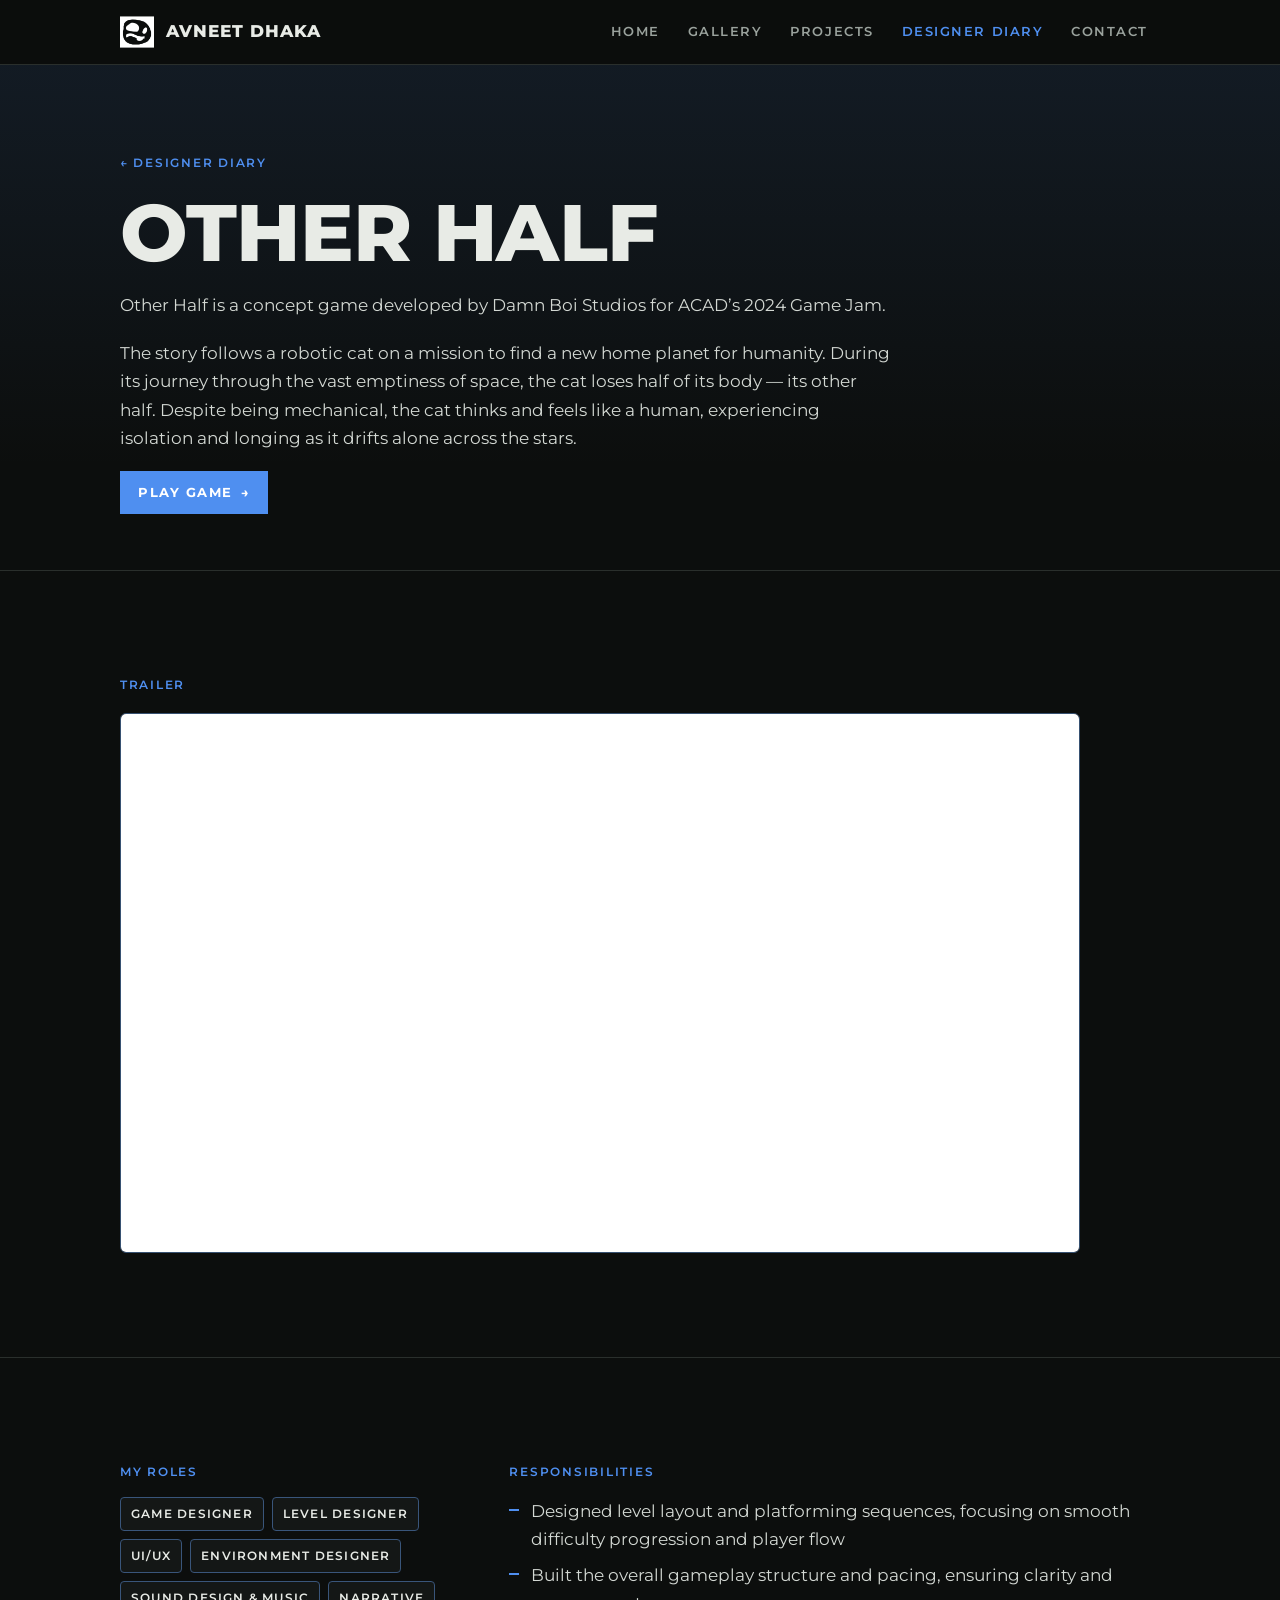
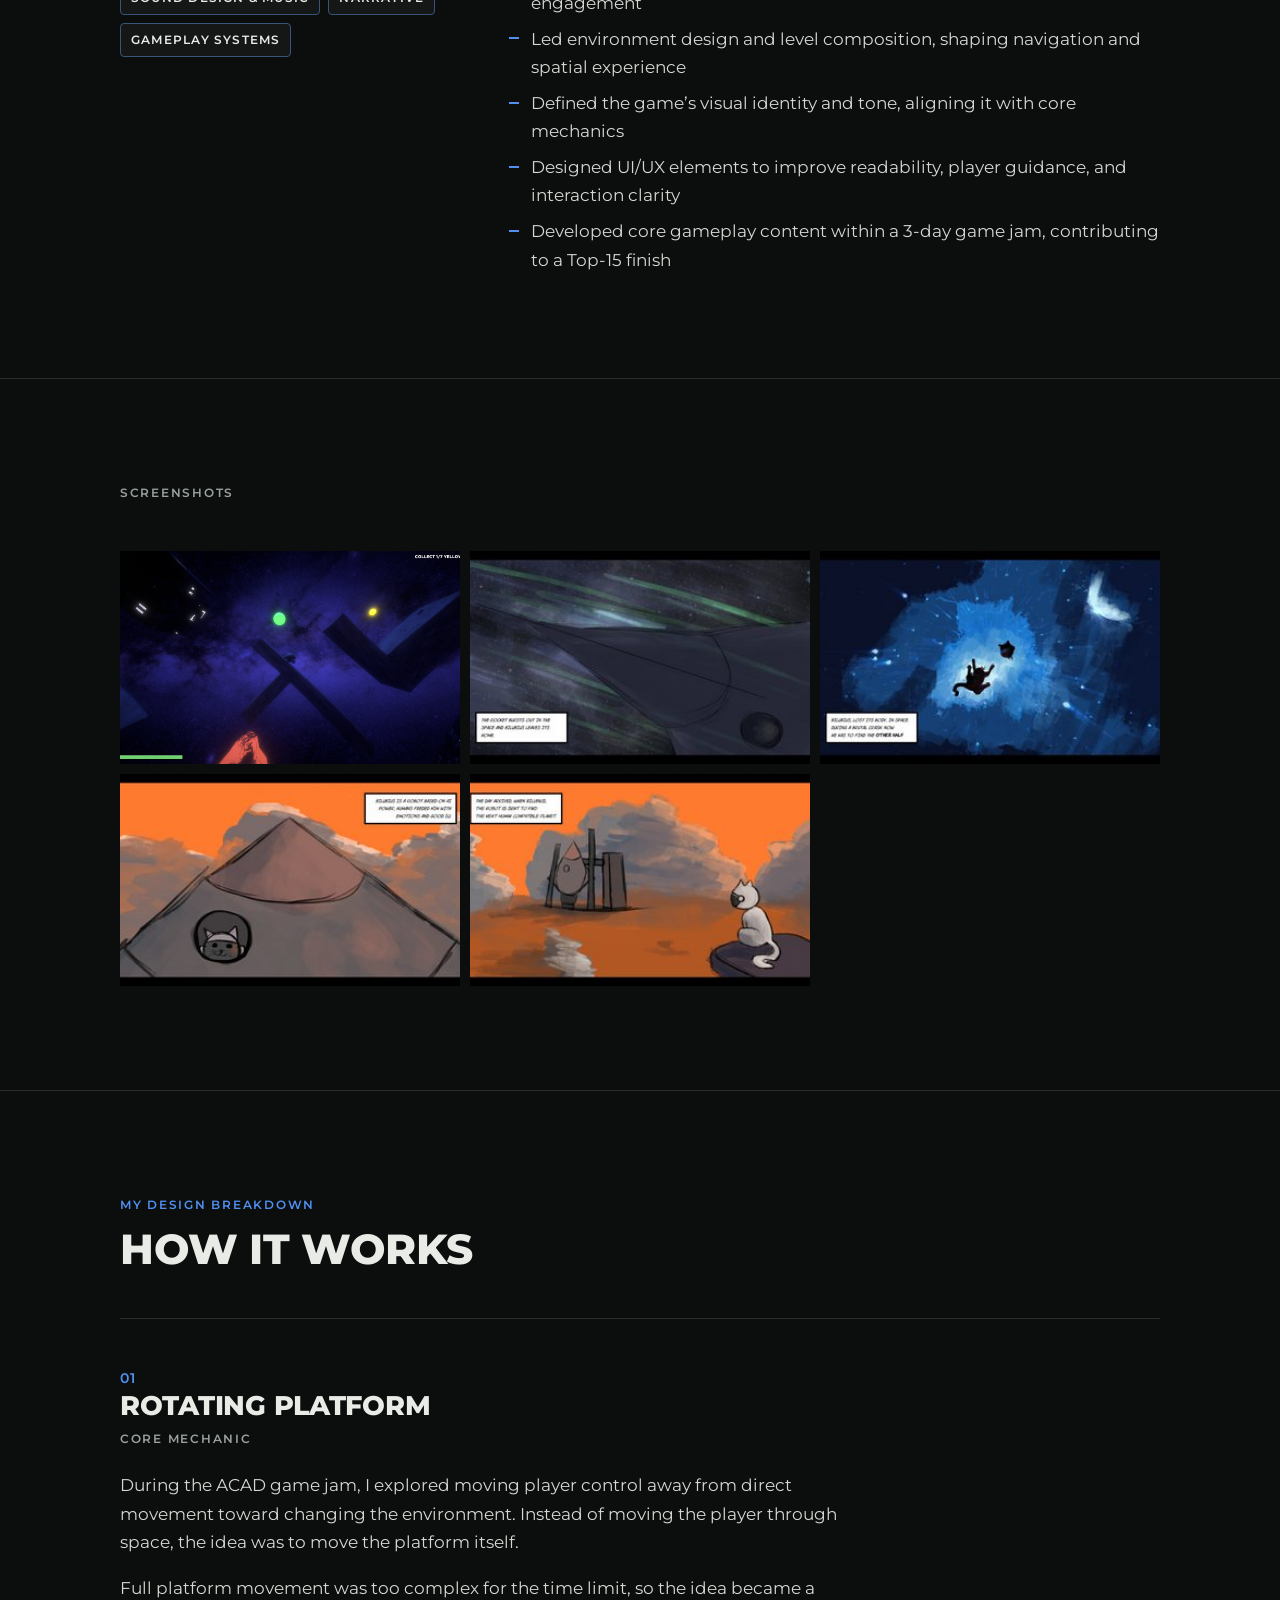
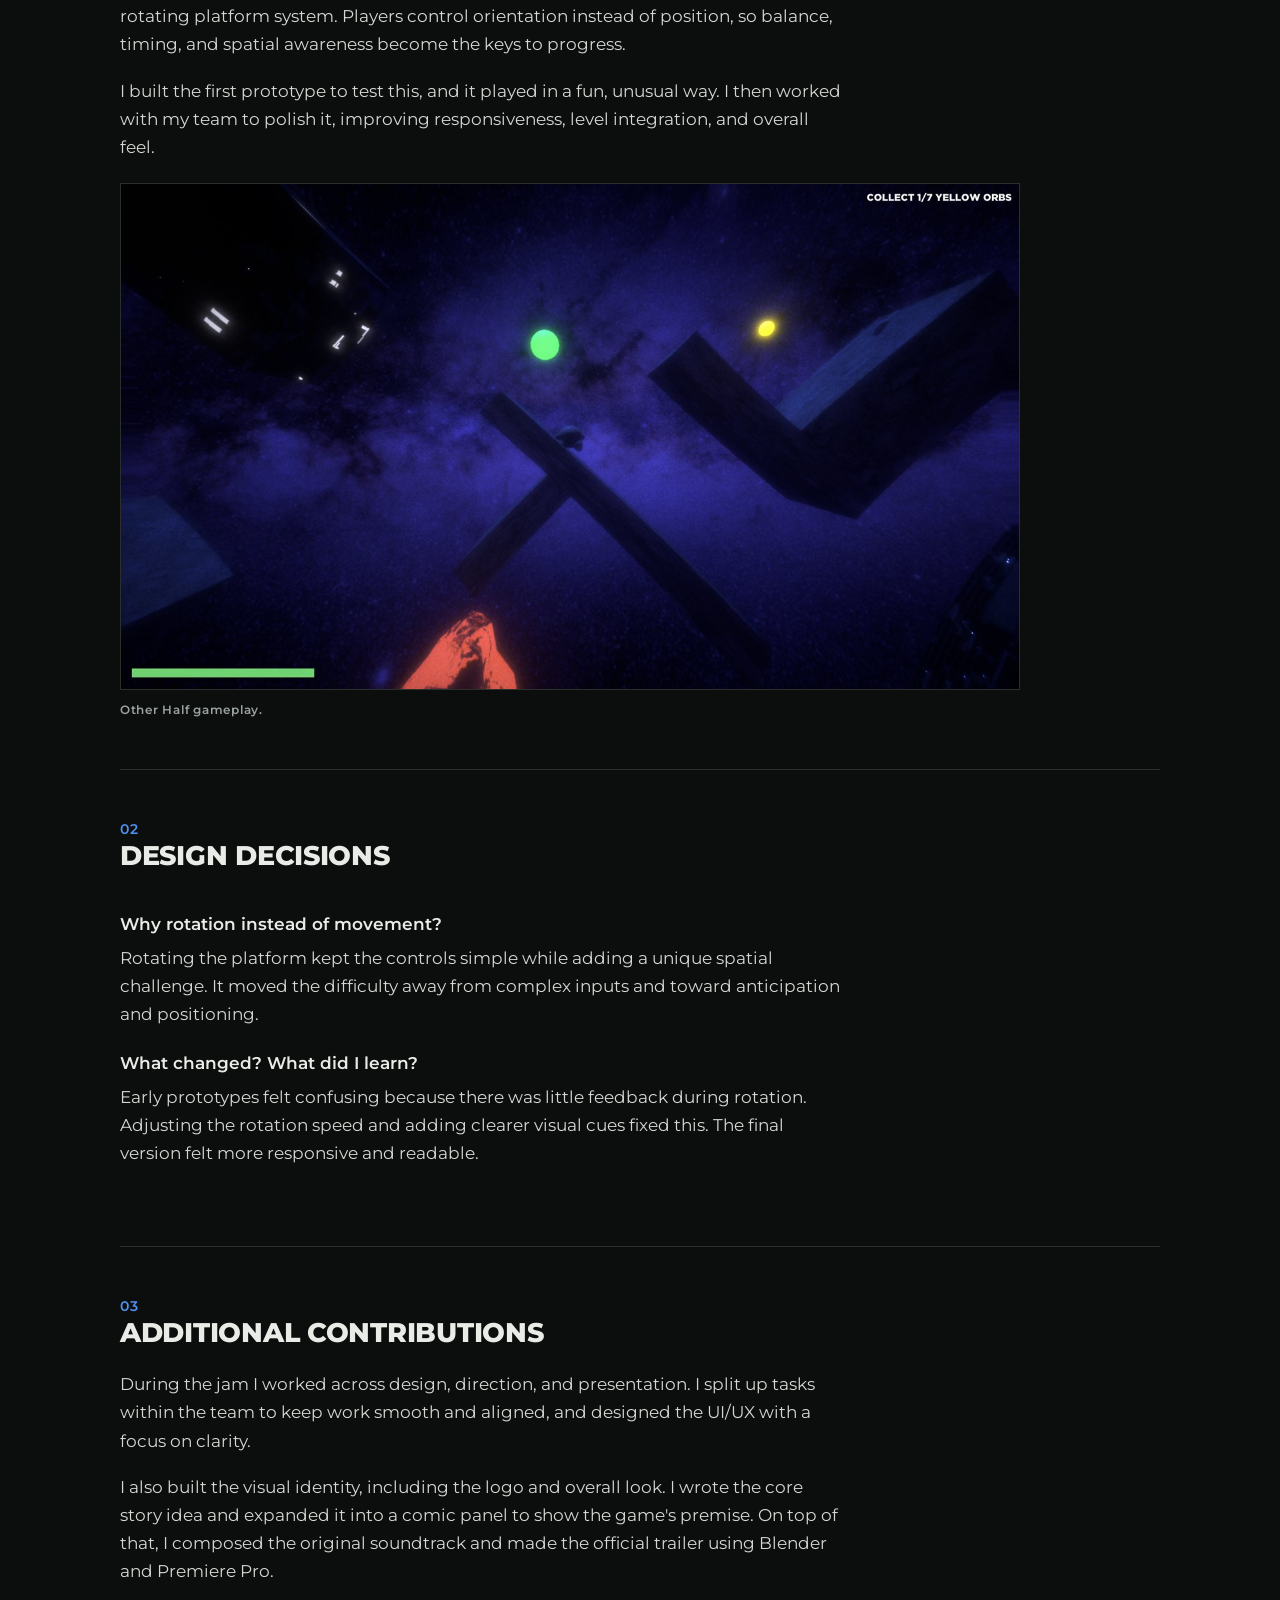
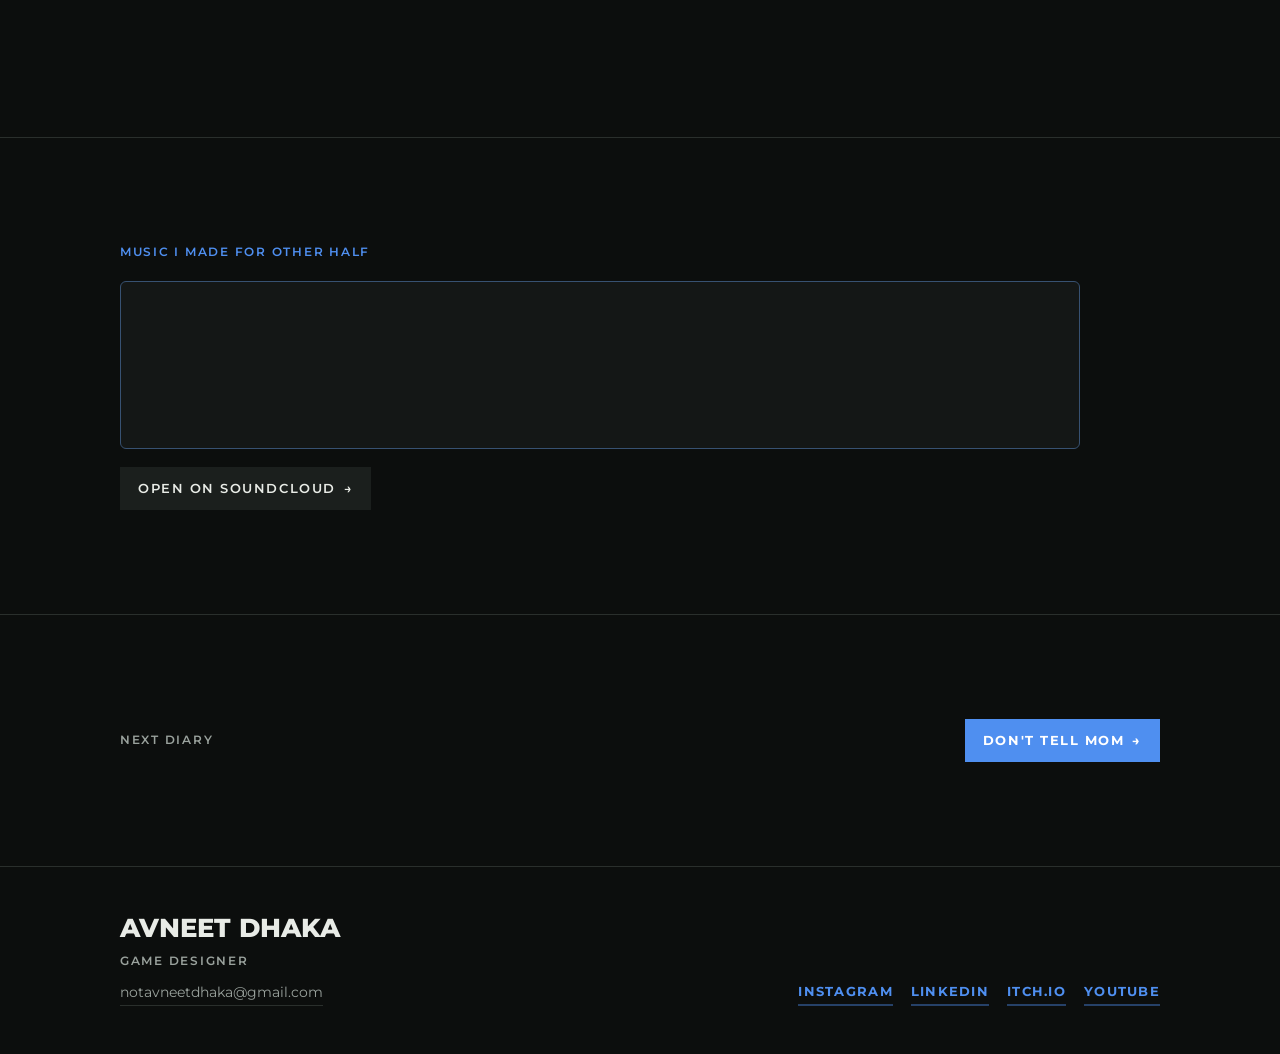
<file: other-half.html>
<!doctype html>
<html lang="en">
<head>
<meta charset="utf-8">
<meta name="viewport" content="width=device-width, initial-scale=1, viewport-fit=cover">
<title>Other Half Designer Diary | Avneet Dhaka</title>
<meta name="description" content="Designer diary for Other Half, a rotating-platform game made in 3 days for ACAD&#x27;s 2024 Game Jam (Top 15).">
<meta property="og:title" content="Other Half Designer Diary | Avneet Dhaka">
<meta property="og:description" content="Designer diary for Other Half, a rotating-platform game made in 3 days for ACAD&#x27;s 2024 Game Jam (Top 15).">
<meta property="og:type" content="website">
<meta property="og:image" content="https://www.notavneetdhaka.com/images/avneet.jpg">
<meta name="twitter:card" content="summary_large_image">
<meta name="google-site-verification" content="pePcKmlKnHEFmmFaa659IvQ0HLYUi846LxJ08p3yav8">
<link rel="icon" type="image/png" href="images/favicon.png">
<link rel="preconnect" href="https://fonts.googleapis.com"><link rel="preconnect" href="https://fonts.gstatic.com" crossorigin><link rel="stylesheet" href="https://fonts.googleapis.com/css2?family=Montserrat:wght@400;500;600;700;800&display=swap">
<link rel="stylesheet" href="style.css">
</head>
<body class="themed" style="--accent: #4f8ff0; --accent-ink: #fff">
<header class="site-head">
  <div class="wrap">
    <a class="brand" href="index.html"><img src="images/logo-white.png" alt=""><span>Avneet Dhaka</span></a>
    <button class="menu-btn" type="button" aria-expanded="false" aria-controls="nav">Menu</button>
    <nav class="nav" id="nav"><a href="index.html">Home</a><a href="gallery.html">Gallery</a><a href="projects.html">Projects</a><a href="designer-diary.html" aria-current="page">Designer Diary</a><a href="index.html#contact">Contact</a></nav>
  </div>
</header>
<main>

<div class="page-head"><div class="wrap">
  <p class="label amber"><a href="designer-diary.html" style="text-decoration:none">← Designer Diary</a></p>
  <h1>Other Half</h1>
  <div class="prose intro"><p>Other Half is a concept game developed by Damn Boi Studios for ACAD’s 2024 Game Jam.</p><p>The story follows a robotic cat on a mission to find a new home planet for humanity. During its journey through the vast emptiness of space, the cat loses half of its body — its other half. Despite being mechanical, the cat thinks and feels like a human, experiencing isolation and longing as it drifts alone across the stars.</p></div>
  <div class="btns"><a class="btn primary" href="https://damnboistudios.itch.io/other-half" target="_blank" rel="noopener">Play Game <span class="arr">→</span></a></div>
</div></div>
<section><div class="wrap" style="display:grid;gap:18px"><p class="label amber">Trailer</p><div style="max-width:960px"><div class="yt"><iframe src="https://www.youtube.com/embed/kjs6bFX8y8M" title="Other Half trailer" loading="lazy" allow="accelerometer; autoplay; clipboard-write; encrypted-media; gyroscope; picture-in-picture; web-share" referrerpolicy="strict-origin-when-cross-origin" allowfullscreen></iframe></div></div></div></section>
<section><div class="wrap two-col">
  <div style="display:grid;gap:14px;align-content:start"><p class="label amber">My roles</p><div class="chips"><span class="chip">Game Designer</span><span class="chip">Level Designer</span><span class="chip">UI/UX</span><span class="chip">Environment Designer</span><span class="chip">Sound Design &amp; Music</span><span class="chip">Narrative</span><span class="chip">Gameplay Systems</span></div></div>
  <div style="display:grid;gap:14px;min-width:0"><p class="label amber">Responsibilities</p><ul class="ticks"><li>Designed level layout and platforming sequences, focusing on smooth difficulty progression and player flow</li><li>Built the overall gameplay structure and pacing, ensuring clarity and engagement</li><li>Led environment design and level composition, shaping navigation and spatial experience</li><li>Defined the game’s visual identity and tone, aligning it with core mechanics</li><li>Designed UI/UX elements to improve readability, player guidance, and interaction clarity</li><li>Developed core gameplay content within a 3-day game jam, contributing to a Top-15 finish</li></ul></div>
</div></section>
<section><div class="wrap">
  <div class="sec-head"><p class="label">Screenshots</p></div>
  <div class="gallery wide">
<button type="button" class="shot zoom" data-full="images/games/other-half/34bfeccb60dd.jpg" data-group="oh" aria-label="View Other Half screenshot 1 larger"><img src="images/games/other-half/34bfeccb60dd.jpg" alt="Other Half screenshot 1" loading="lazy"></button>
<button type="button" class="shot zoom" data-full="images/games/other-half/shot-01.jpg" data-group="oh" aria-label="View Other Half screenshot 2 larger"><img src="images/games/other-half/shot-01.jpg" alt="Other Half screenshot 2" loading="lazy"></button>
<button type="button" class="shot zoom" data-full="images/games/other-half/shot-02.jpg" data-group="oh" aria-label="View Other Half screenshot 3 larger"><img src="images/games/other-half/shot-02.jpg" alt="Other Half screenshot 3" loading="lazy"></button>
<button type="button" class="shot zoom" data-full="images/games/other-half/shot-03.jpg" data-group="oh" aria-label="View Other Half screenshot 4 larger"><img src="images/games/other-half/shot-03.jpg" alt="Other Half screenshot 4" loading="lazy"></button>
<button type="button" class="shot zoom" data-full="images/games/other-half/shot-04.jpg" data-group="oh" aria-label="View Other Half screenshot 5 larger"><img src="images/games/other-half/shot-04.jpg" alt="Other Half screenshot 5" loading="lazy"></button>
</div>
</div></section>

<section><div class="wrap">
  <div class="sec-head"><p class="label amber">My design breakdown</p><h2>How it works</h2></div>
  <div class="block">
    <div><p class="num">01</p><h3>Rotating Platform</h3><p class="label" style="margin-top:8px">Core mechanic</p></div>
    <div class="prose">
      <p>During the ACAD game jam, I explored moving player control away from direct movement toward changing the environment. Instead of moving the player through space, the idea was to move the platform itself.</p>
      <p>Full platform movement was too complex for the time limit, so the idea became a rotating platform system. Players control orientation instead of position, so balance, timing, and spatial awareness become the keys to progress.</p>
      <p>I built the first prototype to test this, and it played in a fun, unusual way. I then worked with my team to polish it, improving responsiveness, level integration, and overall feel.</p>
    </div>
    <figure><button type="button" class="shot zoom" data-full="images/games/other-half/34bfeccb60dd.jpg" data-group="figures" aria-label="View larger: Other Half gameplay"><img src="images/games/other-half/34bfeccb60dd.jpg" alt="Other Half gameplay" loading="lazy"></button><figcaption>Other Half gameplay.</figcaption></figure>
  </div>
  <div class="block">
    <div><p class="num">02</p><h3>Design Decisions</h3></div>
    <dl class="qa">
      <dt>Why rotation instead of movement?</dt>
      <dd>Rotating the platform kept the controls simple while adding a unique spatial challenge. It moved the difficulty away from complex inputs and toward anticipation and positioning.</dd>
      <dt>What changed? What did I learn?</dt>
      <dd>Early prototypes felt confusing because there was little feedback during rotation. Adjusting the rotation speed and adding clearer visual cues fixed this. The final version felt more responsive and readable.</dd>
    </dl>
  </div>
  <div class="block">
    <div><p class="num">03</p><h3>Additional Contributions</h3></div>
    <div class="prose">
      <p>During the jam I worked across design, direction, and presentation. I split up tasks within the team to keep work smooth and aligned, and designed the UI/UX with a focus on clarity.</p>
      <p>I also built the visual identity, including the logo and overall look. I wrote the core story idea and expanded it into a comic panel to show the game's premise. On top of that, I composed the original soundtrack and made the official trailer using Blender and Premiere Pro.</p>
    </div>
  </div>
</div></section>

<section><div class="wrap" style="display:grid;gap:18px">
  <p class="label amber">Music I made for Other Half</p>
  <div class="sc"><iframe title="Other Half soundtrack" height="166" scrolling="no" frameborder="no" allow="autoplay; encrypted-media" loading="lazy" src="https://w.soundcloud.com/player/?url=https%3A//api.soundcloud.com/tracks/soundcloud%3Atracks%3A2290909706%3Fsecret_token%3Ds-KY0ma572pLK&color=%234f8ff0&auto_play=false&hide_related=false&show_comments=true&show_user=true&show_reposts=false&show_teaser=true"></iframe></div><div class="btns"><a class="btn" href="https://soundcloud.com/avneet-dhaka/notavneet-other-half/s-KY0ma572pLK" target="_blank" rel="noopener">Open on SoundCloud <span class="arr">→</span></a></div>
</div></section>
<section><div class="wrap next-link">
  <span class="label">Next diary</span>
  <a class="btn primary" href="dont-tell-mom.html">Don't Tell Mom <span class="arr">→</span></a>
</div></section>

</main>
<footer class="site-foot">
  <div class="wrap">
    <div style="display:grid;gap:10px">
      <div class="name">Avneet Dhaka</div>
      <div class="label">Game Designer</div>
      <a class="foot-mail" href="mailto:notavneetdhaka@gmail.com">notavneetdhaka@gmail.com</a>
    </div>
    <div class="socials">
      <a class="s-instagram" href="https://www.instagram.com/notavneet" target="_blank" rel="noopener">Instagram</a>
      <a class="s-linkedin" href="https://www.linkedin.com/in/avneetdhaka/" target="_blank" rel="noopener">LinkedIn</a>
      <a class="s-itch" href="https://notavneetdhaka.itch.io/" target="_blank" rel="noopener">itch.io</a>
      <a class="s-youtube" href="https://www.youtube.com/@not.avneet" target="_blank" rel="noopener">YouTube</a>
    </div>
  </div>
</footer>
<script src="script.js"></script>
</body>
</html>
</file>
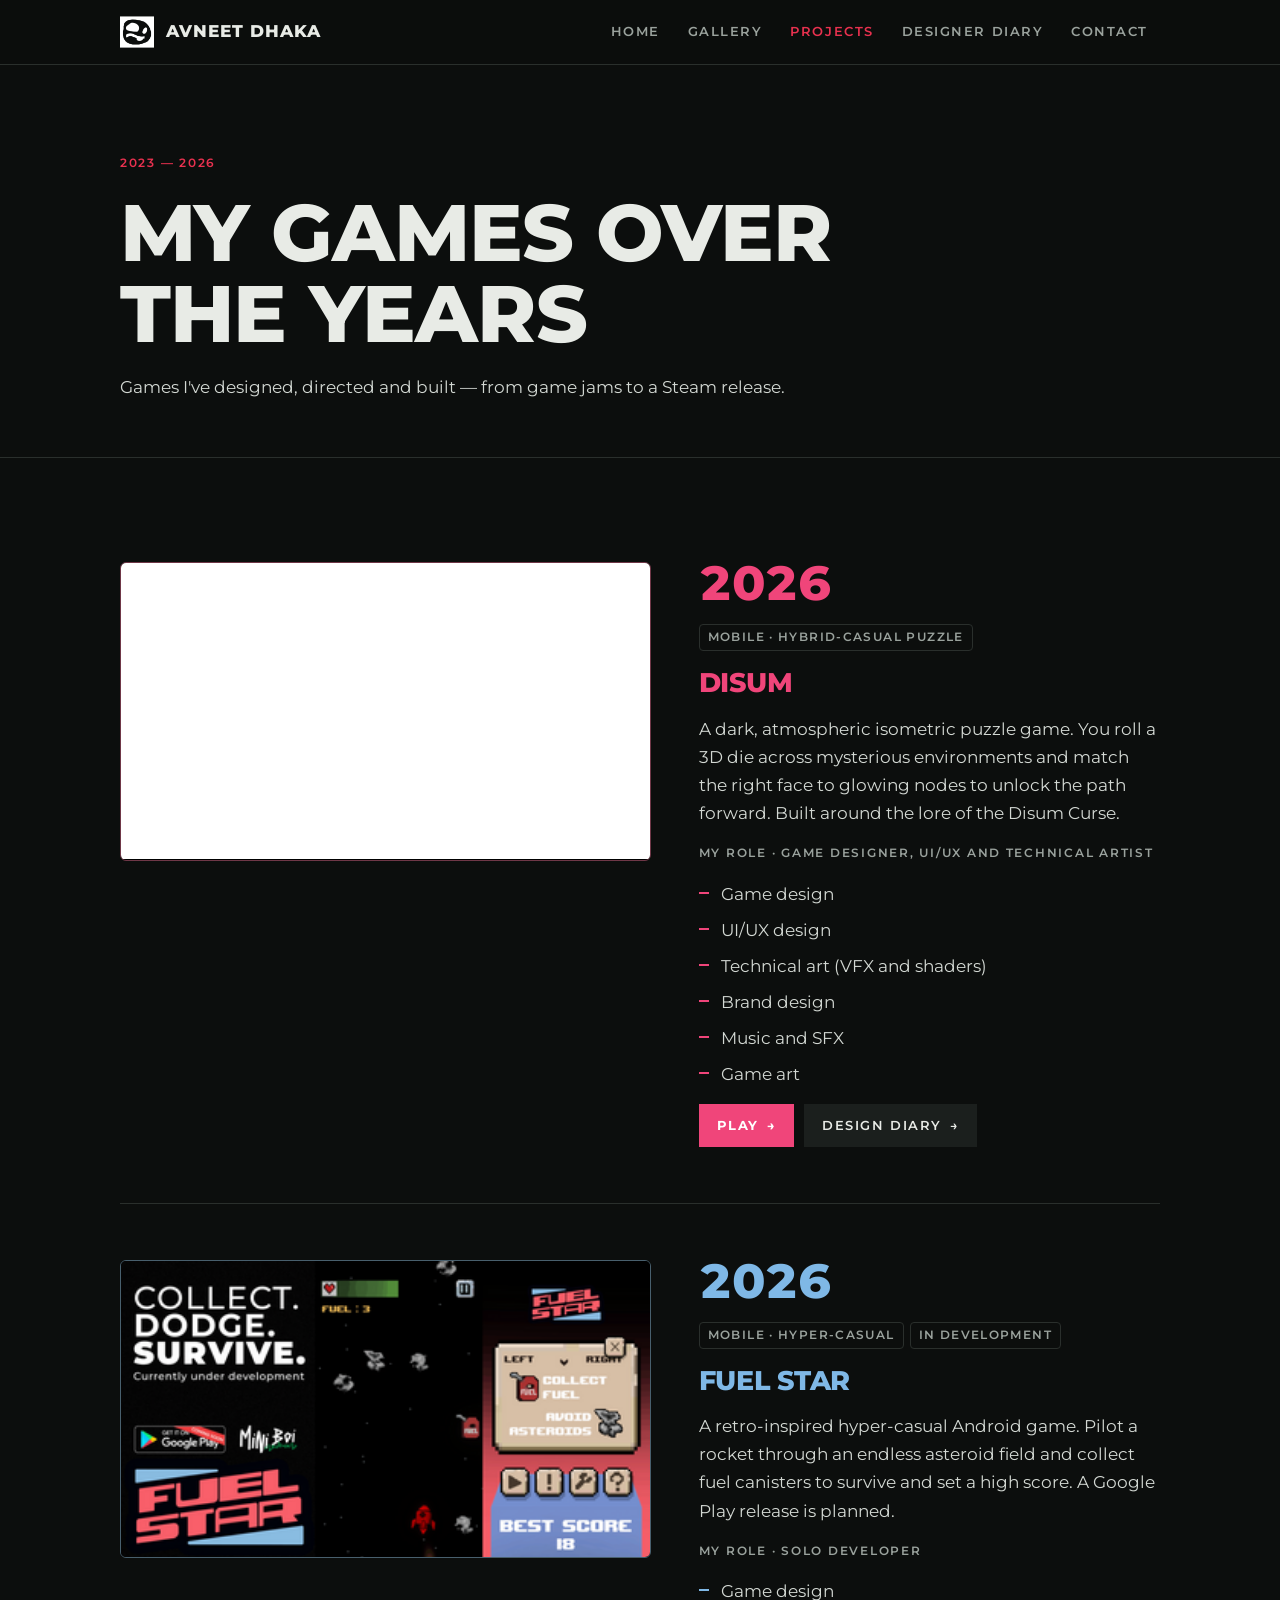
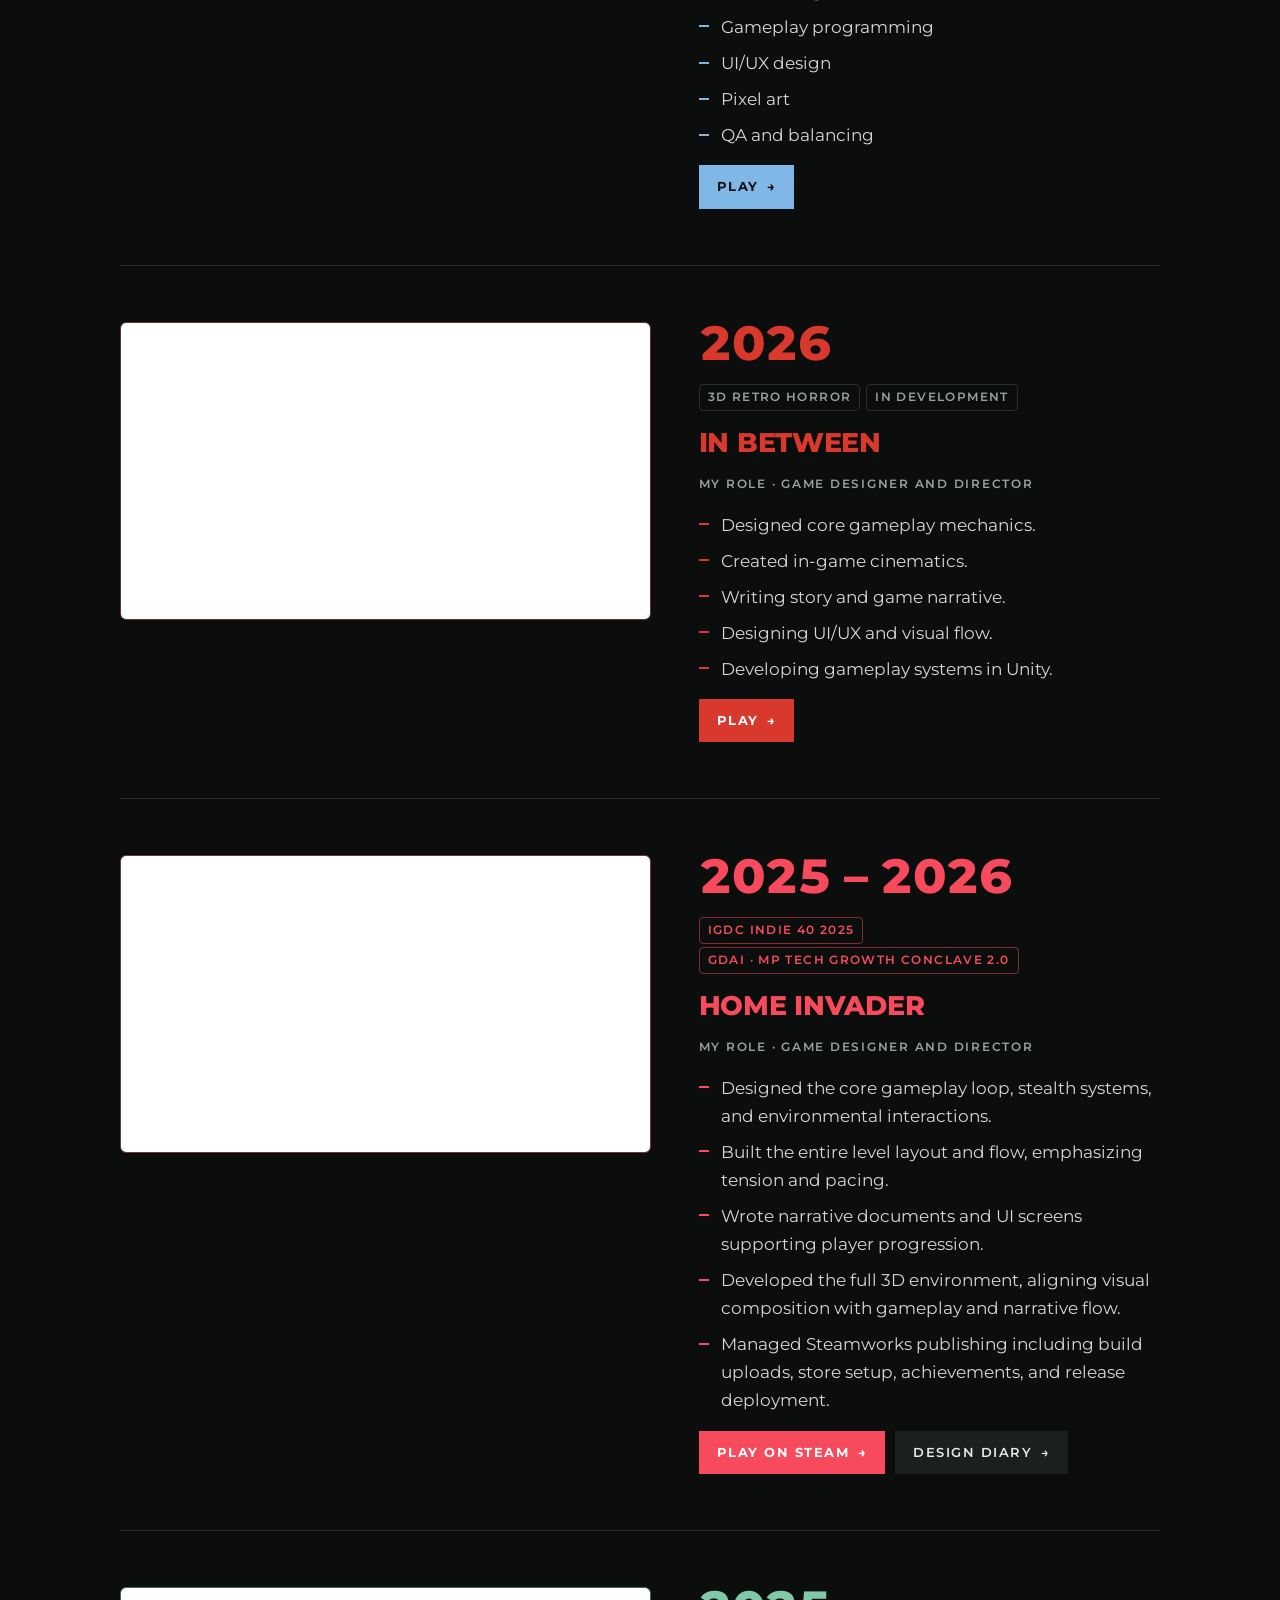
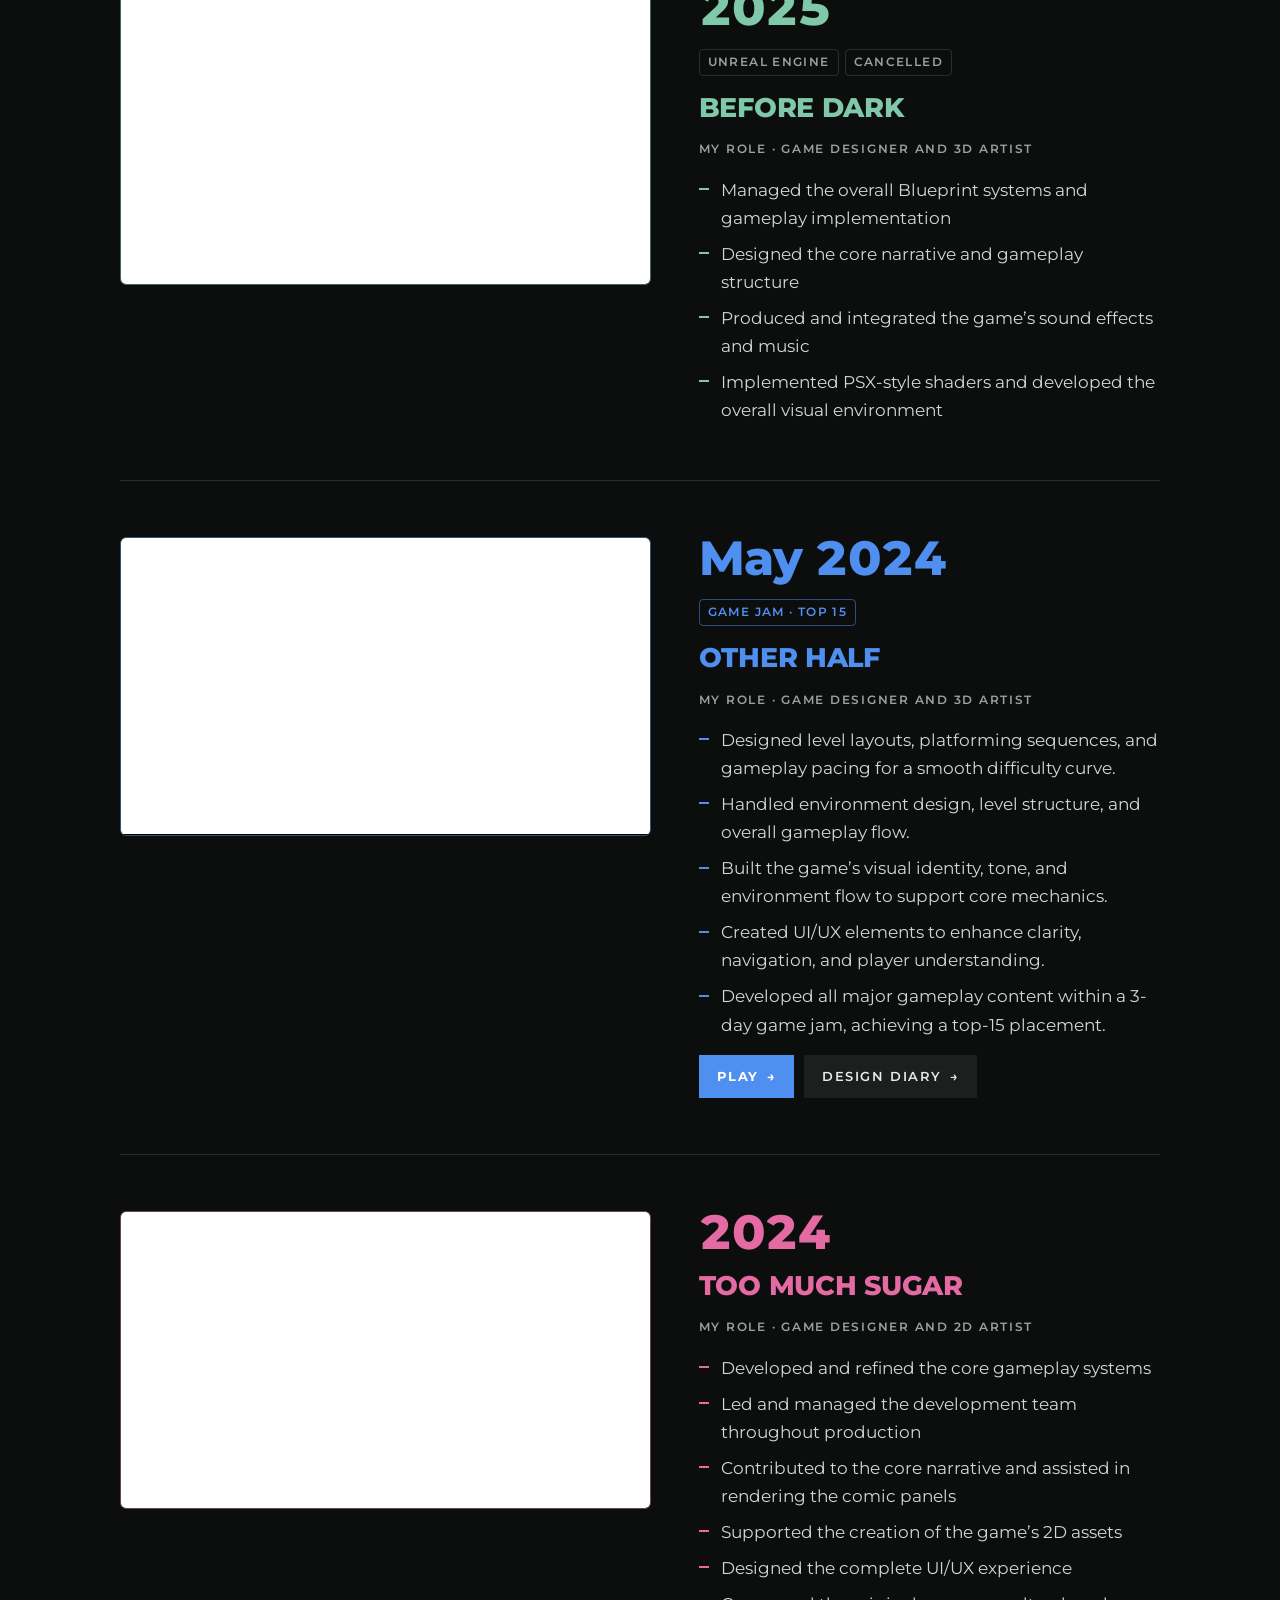
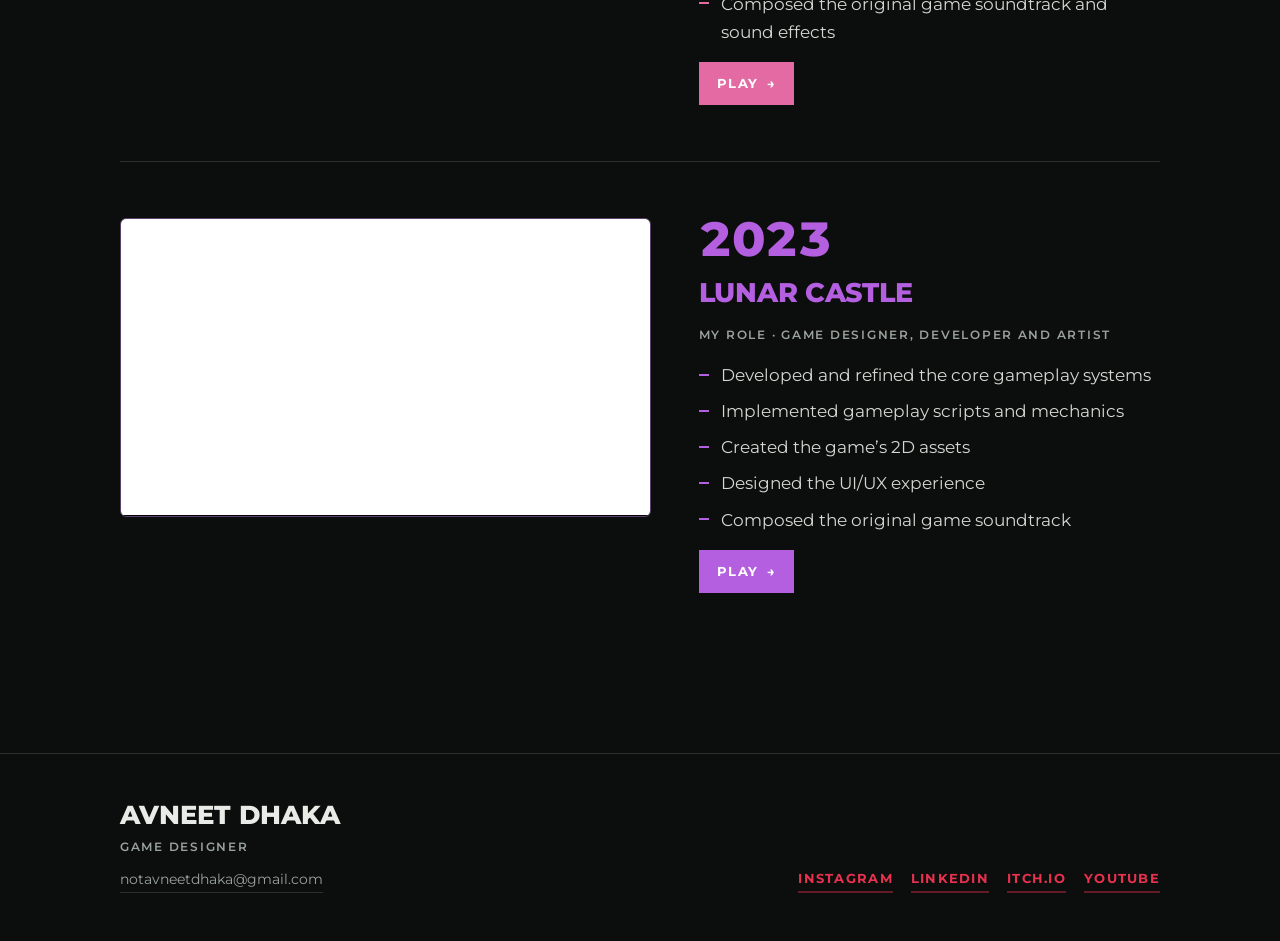
<file: projects.html>
<!doctype html>
<html lang="en">
<head>
<meta charset="utf-8">
<meta name="viewport" content="width=device-width, initial-scale=1, viewport-fit=cover">
<title>Projects | Avneet Dhaka</title>
<meta name="description" content="Explore the games I’ve created, including Home Invader, Too Much Sugar, Other Half and Lunar Castle.">
<meta property="og:title" content="Projects | Avneet Dhaka">
<meta property="og:description" content="Explore the games I’ve created, including Home Invader, Too Much Sugar, Other Half and Lunar Castle.">
<meta property="og:type" content="website">
<meta property="og:image" content="https://www.notavneetdhaka.com/images/avneet.jpg">
<meta name="twitter:card" content="summary_large_image">
<meta name="google-site-verification" content="pePcKmlKnHEFmmFaa659IvQ0HLYUi846LxJ08p3yav8">
<link rel="icon" type="image/png" href="images/favicon.png">
<link rel="preconnect" href="https://fonts.googleapis.com"><link rel="preconnect" href="https://fonts.gstatic.com" crossorigin><link rel="stylesheet" href="https://fonts.googleapis.com/css2?family=Montserrat:wght@400;500;600;700;800&display=swap">
<link rel="stylesheet" href="style.css">
</head>
<body>
<header class="site-head">
  <div class="wrap">
    <a class="brand" href="index.html"><img src="images/logo-white.png" alt=""><span>Avneet Dhaka</span></a>
    <button class="menu-btn" type="button" aria-expanded="false" aria-controls="nav">Menu</button>
    <nav class="nav" id="nav"><a href="index.html">Home</a><a href="gallery.html">Gallery</a><a href="projects.html" aria-current="page">Projects</a><a href="designer-diary.html">Designer Diary</a><a href="index.html#contact">Contact</a></nav>
  </div>
</header>
<main>

<div class="page-head"><div class="wrap">
  <p class="label amber">2023 — 2026</p>
  <h1>My Games Over the Years</h1>
  <p class="intro">Games I've designed, directed and built — from game jams to a Steam release.</p>
</div></div>
<section><div class="wrap timeline">
<article class="proj has-media" style="--c: #f0457a; --c-ink: #fff">
  <div class="yt"><iframe src="https://www.youtube.com/embed/26xqyVgwzT4" title="Disum trailer" loading="lazy" allow="accelerometer; autoplay; clipboard-write; encrypted-media; gyroscope; picture-in-picture; web-share" referrerpolicy="strict-origin-when-cross-origin" allowfullscreen></iframe></div>
  <div class="proj-body">
    <div class="big-year">2026</div>
    <div><span class="tag">Mobile · Hybrid-Casual Puzzle</span></div>
    <h3>Disum</h3>
    <p>A dark, atmospheric isometric puzzle game. You roll a 3D die across mysterious environments and match the right face to glowing nodes to unlock the path forward. Built around the lore of the Disum Curse.</p>
    <p class="label">My role · Game Designer, UI/UX and Technical Artist</p>
    <ul class="ticks"><li>Game design</li><li>UI/UX design</li><li>Technical art (VFX and shaders)</li><li>Brand design</li><li>Music and SFX</li><li>Game art</li></ul>
    <div class="btns"><a class="btn primary" href="https://damnboistudios.itch.io/disum" target="_blank" rel="noopener">Play <span class="arr">→</span></a><a class="btn" href="disum.html">Design Diary <span class="arr">→</span></a></div>
  </div>
</article>
<article class="proj has-media" style="--c: #7fb8e6; --c-ink: #111">
  <div class="yt cover"><img src="images/games/fuel-star/banner.png" alt="Fuel Star key art" loading="lazy"></div>
  <div class="proj-body">
    <div class="big-year">2026</div>
    <div><span class="tag">Mobile · Hyper-Casual</span><span class="tag">In development</span></div>
    <h3>Fuel Star</h3>
    <p>A retro-inspired hyper-casual Android game. Pilot a rocket through an endless asteroid field and collect fuel canisters to survive and set a high score. A Google Play release is planned.</p>
    <p class="label">My role · Solo Developer</p>
    <ul class="ticks"><li>Game design</li><li>Gameplay programming</li><li>UI/UX design</li><li>Pixel art</li><li>QA and balancing</li></ul>
    <div class="btns"><a class="btn primary" href="https://notavneetdhaka.itch.io/fuel-star" target="_blank" rel="noopener">Play <span class="arr">→</span></a></div>
  </div>
</article>
<article class="proj has-media" style="--c: #d9382c; --c-ink: #fff">
  <div class="yt"><iframe src="https://www.youtube.com/embed/_JXECVTWYNs" title="In Between trailer" loading="lazy" allow="accelerometer; autoplay; clipboard-write; encrypted-media; gyroscope; picture-in-picture; web-share" referrerpolicy="strict-origin-when-cross-origin" allowfullscreen></iframe></div>
  <div class="proj-body">
    <div class="big-year">2026</div>
    <div><span class="tag">3D Retro Horror</span><span class="tag">In development</span></div>
    <h3>In Between</h3>
    
    <p class="label">My role · Game Designer and Director</p>
    <ul class="ticks"><li>Designed core gameplay mechanics.</li><li>Created in-game cinematics.</li><li>Writing story and game narrative.</li><li>Designing UI/UX and visual flow.</li><li>Developing gameplay systems in Unity.</li></ul>
    <div class="btns"><a class="btn primary" href="https://damnboistudios.itch.io/in-between" target="_blank" rel="noopener">Play <span class="arr">→</span></a></div>
  </div>
</article>
<article class="proj has-media" style="--c: #f74a5c; --c-ink: #fff">
  <div class="yt"><iframe src="https://www.youtube.com/embed/MmahKEm4LpM" title="Home Invader trailer" loading="lazy" allow="accelerometer; autoplay; clipboard-write; encrypted-media; gyroscope; picture-in-picture; web-share" referrerpolicy="strict-origin-when-cross-origin" allowfullscreen></iframe></div>
  <div class="proj-body">
    <div class="big-year">2025 – 2026</div>
    <div><span class="tag hot">IGDC Indie 40 2025</span><span class="tag hot">GDAI · MP Tech Growth Conclave 2.0</span></div>
    <h3>Home Invader</h3>
    
    <p class="label">My role · Game Designer and Director</p>
    <ul class="ticks"><li>Designed the core gameplay loop, stealth systems, and environmental interactions.</li><li>Built the entire level layout and flow, emphasizing tension and pacing.</li><li>Wrote narrative documents and UI screens supporting player progression.</li><li>Developed the full 3D environment, aligning visual composition with gameplay and narrative flow.</li><li>Managed Steamworks publishing including build uploads, store setup, achievements, and release deployment.</li></ul>
    <div class="btns"><a class="btn primary" href="https://store.steampowered.com/app/4437710/Home_Invader/" target="_blank" rel="noopener">Play on Steam <span class="arr">→</span></a><a class="btn" href="home-invader.html">Design Diary <span class="arr">→</span></a></div>
  </div>
</article>
<article class="proj has-media" style="--c: #7fc8a9; --c-ink: #111">
  <div class="yt"><iframe src="https://www.youtube.com/embed/DHSq1Z2XtIg" title="Before Dark trailer" loading="lazy" allow="accelerometer; autoplay; clipboard-write; encrypted-media; gyroscope; picture-in-picture; web-share" referrerpolicy="strict-origin-when-cross-origin" allowfullscreen></iframe></div>
  <div class="proj-body">
    <div class="big-year">2025</div>
    <div><span class="tag">Unreal Engine</span><span class="tag">Cancelled</span></div>
    <h3>Before Dark</h3>
    
    <p class="label">My role · Game Designer and 3D Artist</p>
    <ul class="ticks"><li>Managed the overall Blueprint systems and gameplay implementation</li><li>Designed the core narrative and gameplay structure</li><li>Produced and integrated the game’s sound effects and music</li><li>Implemented PSX-style shaders and developed the overall visual environment</li></ul>
    
  </div>
</article>
<article class="proj has-media" style="--c: #4f8ff0; --c-ink: #fff">
  <div class="yt"><iframe src="https://www.youtube.com/embed/kjs6bFX8y8M" title="Other Half trailer" loading="lazy" allow="accelerometer; autoplay; clipboard-write; encrypted-media; gyroscope; picture-in-picture; web-share" referrerpolicy="strict-origin-when-cross-origin" allowfullscreen></iframe></div>
  <div class="proj-body">
    <div class="big-year">May 2024</div>
    <div><span class="tag hot">Game Jam · Top 15</span></div>
    <h3>Other Half</h3>
    
    <p class="label">My role · Game Designer and 3D Artist</p>
    <ul class="ticks"><li>Designed level layouts, platforming sequences, and gameplay pacing for a smooth difficulty curve.</li><li>Handled environment design, level structure, and overall gameplay flow.</li><li>Built the game’s visual identity, tone, and environment flow to support core mechanics.</li><li>Created UI/UX elements to enhance clarity, navigation, and player understanding.</li><li>Developed all major gameplay content within a 3-day game jam, achieving a top-15 placement.</li></ul>
    <div class="btns"><a class="btn primary" href="https://damnboistudios.itch.io/other-half" target="_blank" rel="noopener">Play <span class="arr">→</span></a><a class="btn" href="other-half.html">Design Diary <span class="arr">→</span></a></div>
  </div>
</article>
<article class="proj has-media" style="--c: #e46aa3; --c-ink: #fff">
  <div class="yt"><iframe src="https://www.youtube.com/embed/hGabQC7P0q8" title="Too Much Sugar trailer" loading="lazy" allow="accelerometer; autoplay; clipboard-write; encrypted-media; gyroscope; picture-in-picture; web-share" referrerpolicy="strict-origin-when-cross-origin" allowfullscreen></iframe></div>
  <div class="proj-body">
    <div class="big-year">2024</div>
    
    <h3>Too Much Sugar</h3>
    
    <p class="label">My role · Game Designer and 2D Artist</p>
    <ul class="ticks"><li>Developed and refined the core gameplay systems</li><li>Led and managed the development team throughout production</li><li>Contributed to the core narrative and assisted in rendering the comic panels</li><li>Supported the creation of the game’s 2D assets</li><li>Designed the complete UI/UX experience</li><li>Composed the original game soundtrack and sound effects</li></ul>
    <div class="btns"><a class="btn primary" href="https://damnboistudios.itch.io/too-much-sugar" target="_blank" rel="noopener">Play <span class="arr">→</span></a></div>
  </div>
</article>
<article class="proj has-media" style="--c: #b45fe0; --c-ink: #fff">
  <div class="yt"><iframe src="https://www.youtube.com/embed/Z6a79FgTcac" title="Lunar Castle trailer" loading="lazy" allow="accelerometer; autoplay; clipboard-write; encrypted-media; gyroscope; picture-in-picture; web-share" referrerpolicy="strict-origin-when-cross-origin" allowfullscreen></iframe></div>
  <div class="proj-body">
    <div class="big-year">2023</div>
    
    <h3>Lunar Castle</h3>
    
    <p class="label">My role · Game Designer, Developer and Artist</p>
    <ul class="ticks"><li>Developed and refined the core gameplay systems</li><li>Implemented gameplay scripts and mechanics</li><li>Created the game’s 2D assets</li><li>Designed the UI/UX experience</li><li>Composed the original game soundtrack</li></ul>
    <div class="btns"><a class="btn primary" href="https://damnboistudios.itch.io/lunar-castle" target="_blank" rel="noopener">Play <span class="arr">→</span></a></div>
  </div>
</article>
</div></section>

</main>
<footer class="site-foot">
  <div class="wrap">
    <div style="display:grid;gap:10px">
      <div class="name">Avneet Dhaka</div>
      <div class="label">Game Designer</div>
      <a class="foot-mail" href="mailto:notavneetdhaka@gmail.com">notavneetdhaka@gmail.com</a>
    </div>
    <div class="socials">
      <a class="s-instagram" href="https://www.instagram.com/notavneet" target="_blank" rel="noopener">Instagram</a>
      <a class="s-linkedin" href="https://www.linkedin.com/in/avneetdhaka/" target="_blank" rel="noopener">LinkedIn</a>
      <a class="s-itch" href="https://notavneetdhaka.itch.io/" target="_blank" rel="noopener">itch.io</a>
      <a class="s-youtube" href="https://www.youtube.com/@not.avneet" target="_blank" rel="noopener">YouTube</a>
    </div>
  </div>
</footer>
<script src="script.js"></script>
</body>
</html>
</file>
<file: style.css>
/* Layout: dark "night villa" look — one cherry accent, Montserrat throughout */
:root {
  --bg: #0c0e0d;
  --surface: #141716;
  --surface-2: #1b1f1d;
  --line: #2a2f2c;
  --fg: #e8ebe6;
  --muted: #9aa29d;
  --accent: #e8314f;      /* cherry */
  --safe: #62c27e;
  --warn: #e3bb4d;
  --danger: #dd5b4f;
  --f-display: "Montserrat", "Segoe UI", system-ui, sans-serif;
  --f-body: "Montserrat", "Segoe UI", system-ui, sans-serif;
  --f-mono: "Montserrat", "Segoe UI", system-ui, sans-serif;  /* small labels: semibold */
  --wrap: 1120px;
  --gutter: clamp(16px, 4vw, 40px);
  color-scheme: dark;
}

* { box-sizing: border-box; }
html { scroll-behavior: smooth; }
body {
  margin: 0;
  font-weight: 400;
  background: var(--bg);
  color: var(--fg);
  font-family: var(--f-body);
  font-size: 17px;
  line-height: 1.65;
  -webkit-font-smoothing: antialiased;
}
img { max-width: 100%; display: block; }
a { color: inherit; }
:focus-visible { outline: 2px solid var(--accent); outline-offset: 3px; }

.wrap { width: 100%; max-width: var(--wrap); margin: 0 auto; padding-inline: var(--gutter); }

/* ---------- type ---------- */
h1, h2, h3 {
  font-family: var(--f-display);
  font-weight: 800;
  text-transform: uppercase;
  letter-spacing: -.01em;
  line-height: 1.02;
  margin: 0;
  text-wrap: balance;
}
h1 { font-size: clamp(2.4rem, 7vw, 5rem); }
h2 { font-size: clamp(1.7rem, 4vw, 2.6rem); }
h3 { font-size: clamp(1.3rem, 2.5vw, 1.7rem); line-height: 1.15; }
p { margin: 0; }
.label {
  font-family: var(--f-mono);
  font-size: .78rem;
  letter-spacing: .14em;
  text-transform: uppercase;
  color: var(--muted);
}
.label.amber { color: var(--accent); }
.prose { max-width: 66ch; display: grid; gap: 1.1em; color: #d3d8d3; }
.prose strong { color: var(--fg); }

/* ---------- header ---------- */
.site-head {
  position: sticky;
  top: env(safe-area-inset-top, 0px);
  z-index: 20;
  background: color-mix(in srgb, var(--bg) 88%, transparent);
  backdrop-filter: blur(10px);
  border-bottom: 1px solid var(--line);
}
.site-head .wrap { display: flex; align-items: center; justify-content: space-between; gap: 16px; min-height: 64px; }
.brand { display: flex; align-items: center; gap: 12px; text-decoration: none; }
.brand img { width: 34px; height: 34px; object-fit: contain; }
.brand span { font-family: var(--f-display); font-weight: 800; font-size: 1.05rem; letter-spacing: .06em; text-transform: uppercase; }
.nav { display: flex; gap: 4px; }
.nav a {
  font-family: var(--f-mono); font-size: .8rem; letter-spacing: .12em; text-transform: uppercase;
  text-decoration: none; color: var(--muted); padding: 8px 12px; border-radius: 6px;
}
.nav a:hover { color: var(--fg); background: var(--surface-2); }
.nav a[aria-current="page"] { color: var(--accent); }
.menu-btn {
  display: none; background: none; border: 1px solid var(--line); color: var(--fg);
  font-family: var(--f-mono); font-size: .8rem; letter-spacing: .12em; text-transform: uppercase;
  padding: 8px 12px; border-radius: 6px; cursor: pointer;
}
@media (max-width: 760px) {
  .menu-btn { display: block; }
  .nav {
    display: none; position: absolute; left: 0; right: 0; top: 100%;
    flex-direction: column; padding: 8px var(--gutter) 16px; background: var(--bg); border-bottom: 1px solid var(--line);
  }
  .nav.open { display: flex; }
  .nav a { padding: 12px 0; }
}

/* ---------- sections ---------- */
section { padding-block: clamp(56px, 9vw, 104px); }
section + section { border-top: 1px solid var(--line); }
.sec-head { display: grid; gap: 12px; margin-bottom: clamp(28px, 4vw, 48px); }

/* ---------- buttons ---------- */
.btns { display: flex; flex-wrap: wrap; gap: 10px; }
.btn {
  display: inline-flex; align-items: center; gap: 8px;
  font-family: var(--f-mono); font-size: .8rem; letter-spacing: .12em; text-transform: uppercase;
  text-decoration: none; padding: 11px 18px; border-radius: 6px;
  border: 1px solid var(--line); color: var(--fg); background: var(--surface);
  transition: border-color .15s, color .15s, background .15s;
}
.btn:hover { border-color: var(--accent); color: var(--accent); }
.btn.primary { background: var(--accent); border-color: var(--accent); color: #fff; font-weight: 600; }
.btn.primary:hover { background: #f24d68; border-color: #f24d68; color: #fff; }
.btn .arr { transition: transform .15s; }
.btn:hover .arr { transform: translateX(3px); }

/* ---------- home hero ---------- */
.hero { padding-block: clamp(48px, 8vw, 96px); position: relative; overflow: hidden; }
.hero::before {
  /* the flashlight cone */
  content: ""; position: absolute; inset: -20% -10% auto auto; width: 70vw; height: 70vw; max-width: 900px; max-height: 900px;
  background: radial-gradient(circle, rgba(232,49,79,.14), transparent 62%);
  pointer-events: none;
}
.hero-grid { display: grid; grid-template-columns: minmax(0, 1.5fr) minmax(0, 1fr); gap: clamp(32px, 6vw, 72px); align-items: end; position: relative; }
.hero-text { display: grid; gap: 22px; min-width: 0; }
.hero h1 span { display: block; color: var(--accent); }
.role { font-family: var(--f-mono); font-size: .95rem; letter-spacing: .08em; text-transform: uppercase; color: var(--fg); }
.portrait { position: relative; max-width: 380px; justify-self: end; width: 100%; }
.portrait img { width: 100%; aspect-ratio: 413/502; object-fit: cover; object-position: 50% 30%; border-radius: 4px; filter: grayscale(.25) contrast(1.05); }
.socials { display: flex; flex-wrap: wrap; gap: 8px 18px; }
.socials a { font-family: var(--f-mono); font-size: .8rem; letter-spacing: .1em; text-transform: uppercase; color: var(--muted); text-decoration: none; border-bottom: 1px solid var(--line); padding-bottom: 2px; }
.socials a:hover { color: var(--accent); border-color: var(--accent); }
@media (max-width: 760px) {
  .hero-grid { grid-template-columns: 1fr; }
  .portrait { justify-self: start; max-width: 260px; order: -1; }
}

/* ---------- stats (styled like the Home Invader noise meter) ---------- */
.stats { display: grid; gap: 40px; }
.stat-group { display: grid; gap: 14px; }
.stat-row { display: grid; grid-template-columns: repeat(auto-fit, minmax(150px, 1fr)); gap: 1px; background: var(--line); border: 1px solid var(--line); border-radius: 6px; overflow: hidden; }
.stat { background: var(--surface); padding: 22px 20px; display: grid; gap: 6px; align-content: start; }
.stat b { font-family: var(--f-display); font-weight: 800; font-size: clamp(1.8rem, 3.6vw, 2.4rem); line-height: 1; font-variant-numeric: tabular-nums; }
.stat span { font-family: var(--f-mono); font-size: .75rem; letter-spacing: .12em; text-transform: uppercase; color: var(--muted); }
.meter { height: 6px; border-radius: 3px; background: linear-gradient(90deg, var(--safe) 0 45%, var(--warn) 45% 78%, var(--danger) 78% 100%); opacity: .85; }

/* ---------- game cards ---------- */
.cards { display: grid; grid-template-columns: repeat(3, minmax(0, 1fr)); gap: 16px; }
@media (max-width: 760px) { .cards { grid-template-columns: 1fr; } }
.card {
  display: grid; gap: 14px; align-content: start; padding: 24px;
  background: var(--surface); border: 1px solid var(--line); border-radius: 6px; text-decoration: none;
  transition: border-color .15s, transform .15s;
}
.card:hover { border-color: var(--accent); transform: translateY(-2px); }
.card h3 { font-size: 1.55rem; }
.card .go { font-family: var(--f-mono); font-size: .78rem; letter-spacing: .12em; text-transform: uppercase; color: var(--accent); margin-top: auto; }
.card.feature { grid-column: 1 / -1; background: linear-gradient(135deg, #22111a, var(--surface) 60%); }
.card.feature h3 { font-size: clamp(1.8rem, 4vw, 2.6rem); }

/* ---------- page heads ---------- */
.page-head { padding-block: clamp(48px, 8vw, 88px) clamp(32px, 5vw, 56px); border-bottom: 1px solid var(--line); }
.page-head .wrap { display: grid; gap: 18px; }
.page-head .intro { max-width: 70ch; color: #d3d8d3; font-size: 1.08rem; }

/* ---------- galleries ---------- */
.gallery { display: grid; grid-template-columns: repeat(auto-fill, minmax(260px, 1fr)); gap: 10px; }
.gallery .shot { border-radius: 4px; overflow: hidden; background: var(--surface-2); }
.gallery img { width: 100%; aspect-ratio: 16/10; object-fit: cover; transition: transform .3s, opacity .3s; }
.gallery .shot:hover img { transform: scale(1.03); }
.gallery.wide { grid-template-columns: repeat(auto-fill, minmax(320px, 1fr)); }
@media (max-width: 400px) { .gallery, .gallery.wide { grid-template-columns: 1fr; } }

/* ---------- project timeline ---------- */
.timeline { display: grid; }
.proj { display: grid; grid-template-columns: 140px minmax(0, 1fr); gap: 24px 40px; padding-block: 40px; border-top: 1px solid var(--line); }
.proj:first-child { border-top: 0; padding-top: 0; }
.proj .year { font-family: var(--f-mono); font-size: .9rem; color: var(--accent); letter-spacing: .08em; padding-top: 6px; }
.proj-body { display: grid; gap: 16px; min-width: 0; }
.proj .tag { display: inline-block; font-family: var(--f-mono); font-size: .72rem; letter-spacing: .12em; text-transform: uppercase; color: var(--muted); border: 1px solid var(--line); border-radius: 4px; padding: 3px 8px; margin-right: 6px; }
.proj .tag.hot { color: var(--accent); border-color: color-mix(in srgb, var(--accent) 50%, transparent); }
@media (max-width: 640px) { .proj { grid-template-columns: 1fr; gap: 10px; } }

ul.ticks { list-style: none; margin: 0; padding: 0; display: grid; gap: 8px; max-width: 70ch; }
ul.ticks li { position: relative; padding-left: 22px; color: #d3d8d3; }
ul.ticks li::before { content: ""; position: absolute; left: 0; top: .72em; width: 10px; height: 2px; background: var(--accent); }

/* ---------- diary index ---------- */
.diary-list { display: grid; border-top: 1px solid var(--line); }
.diary-list a {
  display: flex; align-items: baseline; justify-content: space-between; gap: 16px; flex-wrap: wrap;
  padding: 26px 4px; border-bottom: 1px solid var(--line); text-decoration: none;
  transition: padding .2s, color .15s;
}
.diary-list a:hover { padding-left: 16px; color: var(--accent); }
.diary-list h3 { font-size: clamp(1.5rem, 3.6vw, 2.2rem); }
.diary-list .label { white-space: nowrap; }

/* ---------- diary pages ---------- */
.two-col { display: grid; grid-template-columns: minmax(0, 1fr) minmax(0, 2fr); gap: clamp(24px, 5vw, 64px); }
@media (max-width: 760px) { .two-col { grid-template-columns: 1fr; } }
.chips { display: flex; flex-wrap: wrap; gap: 8px; }
.chip { font-family: var(--f-mono); font-size: .76rem; letter-spacing: .1em; text-transform: uppercase; border: 1px solid var(--line); background: var(--surface); border-radius: 4px; padding: 6px 10px; }
.toc { display: grid; grid-template-columns: repeat(auto-fit, minmax(240px, 1fr)); gap: 16px; }
.toc > div { background: var(--surface); border: 1px solid var(--line); border-radius: 6px; padding: 22px; display: grid; gap: 12px; align-content: start; }

.block { display: grid; gap: 22px; padding-block: 48px; border-top: 1px solid var(--line); }
.block:first-of-type { border-top: 0; padding-top: 0; }
.block .num { font-family: var(--f-mono); color: var(--accent); font-size: .85rem; letter-spacing: .1em; }
.block h4 { margin: 8px 0 0; font-family: var(--f-body); font-size: 1.05rem; font-weight: 600; color: var(--fg); }
figure { margin: 0; display: grid; gap: 10px; max-width: 900px; }
figure .shot { border-radius: 4px; overflow: hidden; border: 1px solid var(--line); }
figure img { width: 100%; }
figcaption { font-family: var(--f-mono); font-size: .78rem; letter-spacing: .06em; color: var(--muted); }

.zones { display: grid; grid-template-columns: repeat(3, minmax(0, 1fr)); gap: 10px; max-width: 760px; }
.zone { border-radius: 6px; padding: 14px 16px; background: var(--surface); border: 1px solid var(--line); border-top: 4px solid; display: grid; gap: 4px; }
.zone b { font-family: var(--f-mono); font-size: .78rem; letter-spacing: .12em; text-transform: uppercase; }
.zone span { font-size: .92rem; color: var(--muted); }
.zone.g { border-top-color: var(--safe); } .zone.g b { color: var(--safe); }
.zone.y { border-top-color: var(--warn); } .zone.y b { color: var(--warn); }
.zone.r { border-top-color: var(--danger); } .zone.r b { color: var(--danger); }
@media (max-width: 560px) { .zones { grid-template-columns: 1fr; } }

.qa { display: grid; gap: 6px; max-width: 66ch; }
.qa dt { font-weight: 600; color: var(--fg); }
.qa dd { margin: 0 0 14px; color: #d3d8d3; }

.next-link { display: flex; justify-content: space-between; gap: 16px; flex-wrap: wrap; align-items: center; }

/* ---------- footer ---------- */
.site-foot { border-top: 1px solid var(--line); padding-block: 48px; }
.site-foot .wrap { display: flex; justify-content: space-between; align-items: end; gap: 24px; flex-wrap: wrap; }
.site-foot .name { font-family: var(--f-display); font-weight: 800; font-size: 1.6rem; text-transform: uppercase; line-height: 1; }

@media (prefers-reduced-motion: reduce) {
  *, *::before, *::after { transition: none !important; animation: none !important; scroll-behavior: auto !important; }
}

/* ---------- YouTube players ---------- */
.yt { position: relative; width: 100%; max-width: 100%; aspect-ratio: 16 / 9; background: #000; border: 1px solid var(--line); border-radius: 6px; overflow: hidden; }
.yt iframe { position: absolute; inset: 0; width: 100%; height: 100%; border: 0; }
.proj.has-video { grid-template-columns: 140px minmax(0, 1.15fr) minmax(0, 1fr); align-items: start; }
@media (max-width: 1000px) {
  .proj.has-video { grid-template-columns: 140px minmax(0, 1fr); }
  .proj.has-video .yt { grid-column: 2; }
  .proj.has-video .proj-body { grid-column: 2; }
}
@media (max-width: 640px) {
  .proj.has-video { grid-template-columns: 1fr; }
  .proj.has-video .yt, .proj.has-video .proj-body { grid-column: auto; }
}

/* Small labels, buttons, tags: Montserrat SemiBold */
.label, .role, .nav a, .menu-btn, .btn, .socials a, .stat span, .card .go, .proj .year, .proj .tag,
.chip, figcaption, .zone b, .block .num { font-weight: 600; }
.btn.primary { font-weight: 700; }
.yt.cover img { position: absolute; inset: 0; width: 100%; height: 100%; object-fit: cover; }
.proj-body > p:not(.label) { color: #d3d8d3; max-width: 62ch; }

/* Highlighted words in the intro */
.prose strong.hl { color: var(--accent); font-weight: 700; }

/* Social links in their brand colors */
.socials a { font-weight: 700; border-bottom-width: 2px; }
.socials a.s-artstation { color: #3cc4ff; border-color: #3cc4ff55; }
.socials a.s-itch       { color: #ff6b6b; border-color: #ff6b6b55; }
.socials a.s-linkedin   { color: #5aa7ff; border-color: #5aa7ff55; }
.socials a.s-steam      { color: #8fd0ff; border-color: #8fd0ff55; }
.socials a.s-instagram  { color: #ff5c9a; border-color: #ff5c9a55; }
.socials a.s-youtube    { color: #ff4d4d; border-color: #ff4d4d55; }
.socials a:hover { border-color: currentColor; filter: brightness(1.15); }

/* ---------- Highlighted game tiles (image swaps on hover) ---------- */
.tiles { display: grid; grid-template-columns: repeat(4, minmax(0, 1fr)); gap: 16px; }
@media (max-width: 900px) { .tiles { grid-template-columns: repeat(2, minmax(0, 1fr)); } }
@media (max-width: 420px) { .tiles { grid-template-columns: 1fr; } }
.tile { display: grid; gap: 4px; text-decoration: none; text-align: center; }
.tile-img { position: relative; aspect-ratio: 6 / 5; max-width: 100%; overflow: hidden; border-radius: 4px; background: var(--surface-2); margin-bottom: 10px; }
.tile-img img { position: absolute; inset: 0; width: 100%; height: 100%; object-fit: cover; transition: opacity .45s ease, transform .6s ease; }
.tile-img img.alt { opacity: 0; }
.tile:hover .tile-img img.alt, .tile:focus-visible .tile-img img.alt, .tile.swap .tile-img img.alt { opacity: 1; }
.tile:hover .tile-img img, .tile:focus-visible .tile-img img { transform: scale(1.03); }
.tile-name { font-family: var(--f-display); font-weight: 800; text-transform: uppercase; font-size: 1.05rem; letter-spacing: .02em; }
.tile-sub { font-weight: 600; font-size: .78rem; letter-spacing: .1em; text-transform: uppercase; color: var(--muted); }
.tile:hover .tile-name { color: var(--accent); }

/* ---------- Designer Diary banners ---------- */
.banner-list { display: grid; gap: 0; border-radius: 6px; overflow: hidden; border: 1px solid var(--line); }
.banner {
  position: relative; display: grid; place-items: center; text-align: center;
  min-height: clamp(120px, 15vw, 170px); padding: 24px 16px; text-decoration: none; overflow: hidden;
}
.banner img { position: absolute; inset: 0; width: 100%; height: 100%; object-fit: cover; transition: transform .6s ease; }
.banner::after { content: ""; position: absolute; inset: 0; background: rgba(0, 0, 0, .62); transition: background .35s ease; }
.banner .b-text { position: relative; z-index: 1; display: grid; gap: 8px; }
.banner h3 { color: #fff; font-size: clamp(1.3rem, 3.2vw, 2rem); text-shadow: 0 2px 12px rgba(0,0,0,.5); }
.banner .label { color: rgba(255,255,255,.75); }
.banner:hover::after, .banner:focus-visible::after { background: rgba(0, 0, 0, .38); }
.banner:hover img { transform: scale(1.04); }
.banner:hover h3 { color: #fff; }

/* ---------- Document pages (PDFs shown as images) ---------- */
.doc-head { display: flex; justify-content: space-between; align-items: end; gap: 16px; flex-wrap: wrap; max-width: 880px; width: 100%; margin-inline: auto; }
.doc-pages { display: grid; gap: 18px; max-width: 880px; width: 100%; margin-inline: auto; }
.doc-pages img { width: 100%; background: #fff; border-radius: 4px; box-shadow: 0 10px 30px rgba(0,0,0,.45); }
section[id] { scroll-margin-top: 80px; }

/* ---------- Home hero background image ---------- */
.hero { background: url("images/hero-bg.jpg") center / cover no-repeat; }
.hero-tint {
  position: absolute; inset: 0; z-index: 0;
  background:
    linear-gradient(180deg, rgba(12,14,13,.45) 0%, rgba(12,14,13,.62) 70%, var(--bg) 100%),
    linear-gradient(90deg, rgba(12,14,13,.82) 0%, rgba(12,14,13,.35) 100%);
}
.hero::before { z-index: 0; }
.hero-grid { z-index: 1; }

/* ---------- SoundCloud players ---------- */
.sc { max-width: 960px; width: 100%; border: 1px solid var(--line); border-radius: 6px; overflow: hidden; background: var(--surface); }
.sc iframe { display: block; width: 100%; border: 0; }

/* Photo spans the same height as the text column (from AVNEET DHAKA down to the links) */
.hero-label { position: relative; z-index: 1; margin-bottom: 22px; }
.hero-grid { align-items: stretch; }
.portrait { align-self: stretch; justify-self: end; height: 100%; max-width: 400px; }
.portrait img { height: 100%; aspect-ratio: auto; object-position: 50% 35%; }
@media (max-width: 760px) {
  .portrait { height: auto; max-width: 260px; justify-self: start; }
  .portrait img { aspect-ratio: 413 / 502; height: auto; }
}

/* All social links in the cherry accent */
.socials a, .socials a.s-artstation, .socials a.s-itch, .socials a.s-linkedin,
.socials a.s-steam, .socials a.s-instagram, .socials a.s-youtube {
  color: var(--accent); border-color: color-mix(in srgb, var(--accent) 40%, transparent);
}
.socials a:hover { border-color: var(--accent); filter: brightness(1.15); }

/* ---------- Projects v2: video left, big year, per-game colors ---------- */
.proj, .proj.has-media { grid-template-columns: minmax(0, 1.15fr) minmax(0, 1fr); gap: 24px 48px; align-items: start; padding-block: 56px; }
.proj:not(.has-media) { grid-template-columns: minmax(0, 1fr); }
.proj .yt, .proj .proj-body { grid-column: auto !important; }
.big-year {
  font-family: var(--f-display); font-weight: 800; line-height: .9; letter-spacing: -.02em;
  font-size: clamp(2.6rem, 5.5vw, 4.2rem); font-variant-numeric: tabular-nums;
  color: transparent; -webkit-text-stroke: 1.5px var(--c);
}
@supports not (-webkit-text-stroke: 1px black) { .big-year { color: var(--c); } }
.proj h3 { color: var(--c); }
.proj ul.ticks li::before { background: var(--c); }
.proj .tag.hot { color: var(--c); border-color: color-mix(in srgb, var(--c) 50%, transparent); }
.proj .btn.primary { background: var(--c); border-color: var(--c); color: var(--c-ink); }
.proj .btn.primary:hover { filter: brightness(1.12); background: var(--c); color: var(--c-ink); }
.proj .btn:not(.primary):hover { border-color: var(--c); color: var(--c); }
.proj .yt { border-color: color-mix(in srgb, var(--c) 35%, var(--line)); }
@media (max-width: 860px) {
  .proj, .proj.has-media { grid-template-columns: minmax(0, 1fr); gap: 20px; padding-block: 40px; }
}
.proj:first-child { padding-top: 0; }
@media (min-width: 861px) { .proj > .yt { position: sticky; top: calc(88px + env(safe-area-inset-top, 0px)); } }

/* Years: solid game color (no outline), a bit smaller */
.big-year { color: var(--c); -webkit-text-stroke: 0; font-size: clamp(2rem, 4vw, 3rem); }

/* ---------- Buttons v2: sharp corners, no border, colors swap on hover ---------- */
:root { --accent-ink: #fff; }
.btn {
  border-radius: 0; border: 0;
  background: var(--surface-2); color: var(--fg);
  transition: background .15s, color .15s;
}
.btn:hover, .btn:focus-visible { background: var(--fg); color: var(--bg); border: 0; }
.btn.primary { background: var(--accent); color: var(--accent-ink); border: 0; }
.btn.primary:hover, .btn.primary:focus-visible { background: var(--accent-ink); color: var(--accent); filter: none; }
/* Projects page: each game's own color */
.proj .btn.primary { background: var(--c); color: var(--c-ink); }
.proj .btn.primary:hover, .proj .btn.primary:focus-visible { background: var(--c-ink); color: var(--c); filter: none; }
.proj .btn:not(.primary):hover, .proj .btn:not(.primary):focus-visible { background: var(--fg); color: var(--bg); }
.menu-btn { border-radius: 0; }

/* ---------- Diary pages use each game's own color ---------- */
.themed .label.amber, .themed .block .num, .themed .nav a[aria-current="page"] { color: var(--accent); }
.themed ul.ticks li::before { background: var(--accent); }
.themed .chip { border-color: color-mix(in srgb, var(--accent) 40%, var(--line)); }
.themed .yt, .themed .sc { border-color: color-mix(in srgb, var(--accent) 35%, var(--line)); }
.themed .page-head { background: linear-gradient(180deg, color-mix(in srgb, var(--accent) 10%, transparent), transparent 80%); }
.themed .socials a { color: var(--accent); border-color: color-mix(in srgb, var(--accent) 40%, transparent); }

/* ---------- Gallery: clickable photos + full-screen viewer ---------- */
.gallery .shot.zoom { all: unset; display: block; cursor: zoom-in; overflow: hidden; background: var(--surface-2); }
.gallery .shot.zoom:hover img { transform: scale(1.04); }
.gallery .shot.zoom:focus-visible { outline: 2px solid var(--accent); outline-offset: 2px; }

.viewer {
  position: fixed; inset: 0; z-index: 100;
  display: grid; grid-template-columns: auto minmax(0, 1fr) auto; grid-template-rows: auto minmax(0, 1fr);
  align-items: center; gap: 12px;
  padding: calc(12px + env(safe-area-inset-top, 0px)) 16px calc(16px + env(safe-area-inset-bottom, 0px));
  background: rgba(6, 7, 7, .94); backdrop-filter: blur(4px);
}
.viewer[hidden] { display: none; }
.viewer-bar { grid-column: 1 / -1; display: flex; justify-content: space-between; align-items: center; gap: 12px; }
.viewer-count { font-weight: 600; font-size: .8rem; letter-spacing: .14em; color: var(--muted); font-variant-numeric: tabular-nums; }
.viewer-stage { margin: 0; height: 100%; min-height: 0; display: grid; place-items: center; }
.viewer-stage img { max-width: 100%; max-height: calc(100vh - 110px); width: auto; height: auto; object-fit: contain; box-shadow: 0 20px 60px rgba(0,0,0,.6); }
.viewer-btn {
  font-family: var(--f-display); font-weight: 700; font-size: .8rem; letter-spacing: .12em; text-transform: uppercase;
  border: 0; border-radius: 0; background: var(--surface-2); color: var(--fg);
  padding: 12px 16px; cursor: pointer; transition: background .15s, color .15s;
}
.viewer-btn:hover, .viewer-btn:focus-visible { background: var(--fg); color: var(--bg); }
.viewer-prev, .viewer-next { font-size: 1.4rem; padding: 18px 20px; }
html.viewer-open { overflow: hidden; }
@media (max-width: 600px) {
  .viewer { grid-template-columns: 1fr 1fr; grid-template-rows: auto minmax(0, 1fr) auto; }
  .viewer-stage { grid-column: 1 / -1; grid-row: 2; }
  .viewer-prev { grid-column: 1; grid-row: 3; }
  .viewer-next { grid-column: 2; grid-row: 3; }
  .viewer-stage img { max-height: calc(100vh - 170px); }
}
/* Viewer: undo the general figure width limit so the photo sits in the exact center */
.viewer .viewer-stage { max-width: none; width: 100%; justify-self: stretch; justify-items: center; align-items: center; }

/* ---------- Showreel ---------- */
.reel { max-width: 1040px; }
.reel .yt { border-color: color-mix(in srgb, var(--accent) 35%, var(--line)); }

/* ---------- Contact & resume ---------- */
.contact-grid { display: grid; grid-template-columns: minmax(0, 1fr) minmax(0, 1.2fr); gap: clamp(28px, 5vw, 64px); align-items: start; }
@media (max-width: 860px) { .contact-grid { grid-template-columns: minmax(0, 1fr); } }
.contact-mail { display: grid; gap: 14px; min-width: 0; }
.mail-row { display: flex; flex-wrap: wrap; align-items: center; gap: 12px 16px; }
.mail { font-family: var(--f-display); font-weight: 800; font-size: clamp(1.15rem, 2.6vw, 1.7rem); color: var(--fg); text-decoration: none; overflow-wrap: anywhere; border-bottom: 2px solid var(--accent); }
.mail:hover { color: var(--accent); }
.hl-link { color: var(--accent); font-weight: 600; }
.resumes { display: grid; gap: 12px; min-width: 0; }
.resume { display: flex; flex-wrap: wrap; justify-content: space-between; align-items: center; gap: 16px; padding: 22px; background: var(--surface); border-left: 3px solid var(--accent); }
.resume h3 { font-size: clamp(1.15rem, 2.2vw, 1.4rem); }
.foot-mail { color: var(--muted); font-size: .9rem; text-decoration: none; border-bottom: 1px solid var(--line); justify-self: start; }
.foot-mail:hover { color: var(--accent); border-color: var(--accent); }
.contact-note { color: #d3d8d3; max-width: 46ch; }

/* ---------- Disum diary extras ---------- */
.credits { display: grid; grid-template-columns: repeat(auto-fit, minmax(220px, 1fr)); gap: 1px; background: var(--line); border: 1px solid var(--line); }
.credits > div { background: var(--surface); padding: 18px 20px; display: grid; gap: 4px; }
.credits b { font-family: var(--f-display); font-weight: 800; text-transform: uppercase; font-size: .95rem; letter-spacing: .02em; }
.credits span { color: var(--muted); font-size: .92rem; }
.toc p:not(.label) { color: #d3d8d3; margin: 0; }

.spikes { display: grid; gap: 10px; max-width: 760px; padding: 20px; background: var(--surface); border-left: 3px solid var(--accent); }
.spike-row { display: grid; grid-template-columns: 76px auto minmax(0, 1fr); align-items: center; gap: 12px 16px; }
.spike-row code { font-family: ui-monospace, Menlo, Consolas, monospace; color: var(--accent); font-weight: 600; }
.sp-cells { display: flex; gap: 4px; }
.sp { width: 30px; height: 30px; display: grid; place-items: center; font-size: .8rem; }
.sp.up { background: var(--accent); color: var(--accent-ink); }
.sp.down { background: var(--surface-2); border: 1px dashed var(--line); }
.sp.loop { color: var(--muted); font-size: 1rem; }
.sp-name { color: #d3d8d3; font-size: .92rem; }
.spike-row:nth-of-type(2) .sp-name { color: var(--muted); }
@media (max-width: 560px) { .spike-row { grid-template-columns: 64px minmax(0, 1fr); } .sp-name { grid-column: 1 / -1; } }

.levels { display: grid; grid-template-columns: repeat(12, minmax(0, 1fr)); gap: 4px; max-width: 900px; }
.lv { background: var(--surface); padding: 10px 4px; display: grid; gap: 4px; justify-items: center; text-align: center; }
.lv b { font-variant-numeric: tabular-nums; font-size: .9rem; color: var(--muted); }
.lv.new { background: var(--accent); }
.lv.new b { color: var(--accent-ink); }
.lv span { font-size: .62rem; font-weight: 700; letter-spacing: .1em; text-transform: uppercase; color: var(--accent-ink); }
@media (max-width: 560px) { .levels { grid-template-columns: repeat(6, minmax(0, 1fr)); } }
.spike-row { grid-template-columns: 84px 172px minmax(0, 1fr); }
.spike-row code { white-space: nowrap; }
.spike-row:nth-of-type(2) .sp-name { color: #d3d8d3; }
.spike-row:first-of-type .sp-name { color: var(--muted); }
@media (max-width: 560px) { .spike-row { grid-template-columns: 84px minmax(0, 1fr); } .sp-name { grid-column: 1 / -1; margin-top: -4px; } }

/* Diary design images open in the viewer too */
figure .shot.zoom { all: unset; display: block; cursor: zoom-in; overflow: hidden; border: 1px solid var(--line); }
figure .shot.zoom img { transition: transform .3s; }
figure .shot.zoom:hover img { transform: scale(1.02); }
figure .shot.zoom:focus-visible { outline: 2px solid var(--accent); outline-offset: 2px; }
.themed .viewer-btn:hover, .themed .viewer-btn:focus-visible { background: var(--fg); color: var(--bg); }
</file>
